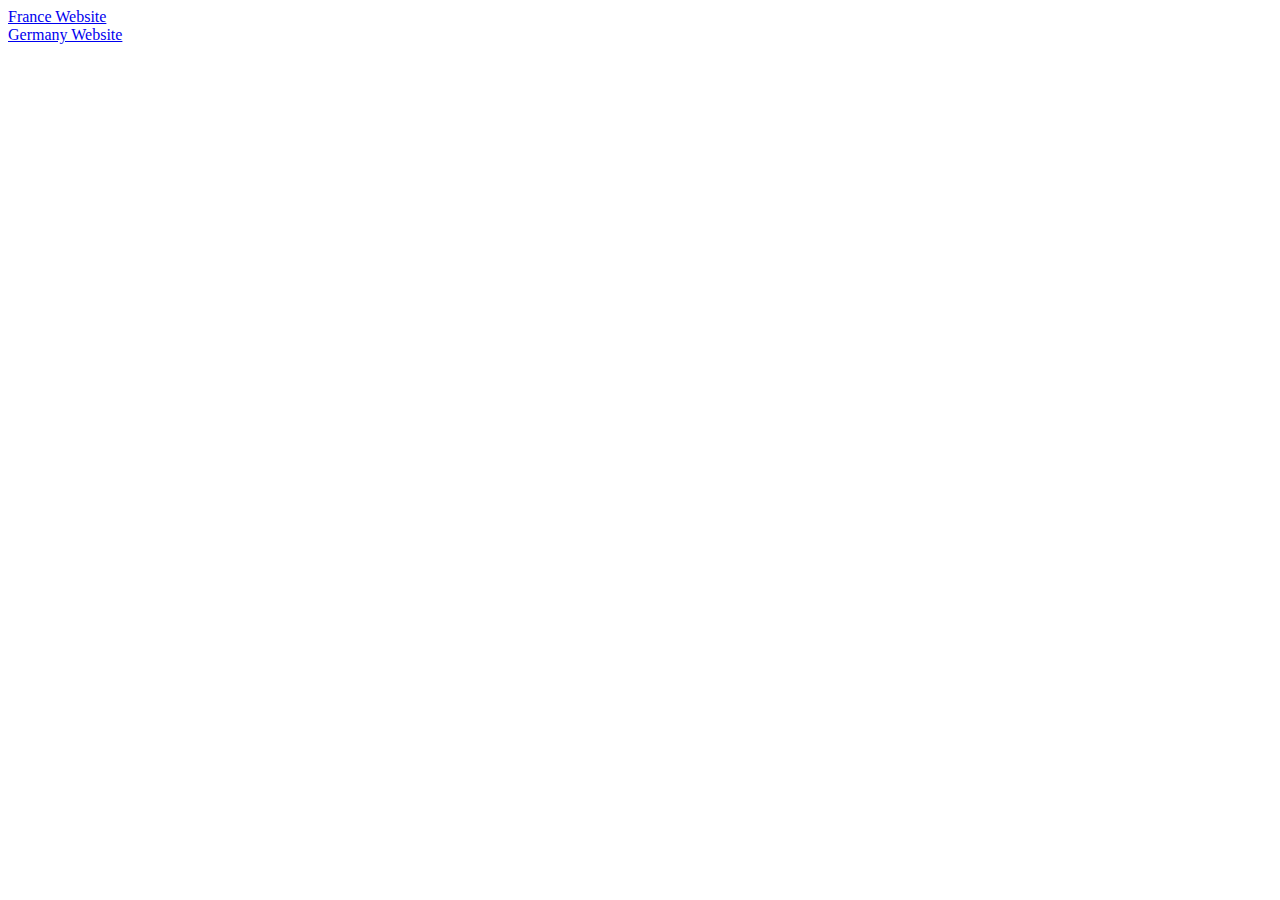
<file: index.html>
<html lang="en">
<head>
    <meta charset="UTF-8">
    <meta http-equiv="X-UA-Compatible" content="IE=edge">
    <meta name="viewport" content="width=device-width, initial-scale=1.0">
    <title>Index Website</title>
</head>
<body>
    <a href="./France/">France Website</a><br/>
    <!-- <a href="./Germany/html/">Germany Website</a><br/> -->
    <a href="./Germany v1/">Germany Website</a>
</body>
</html>
</file>
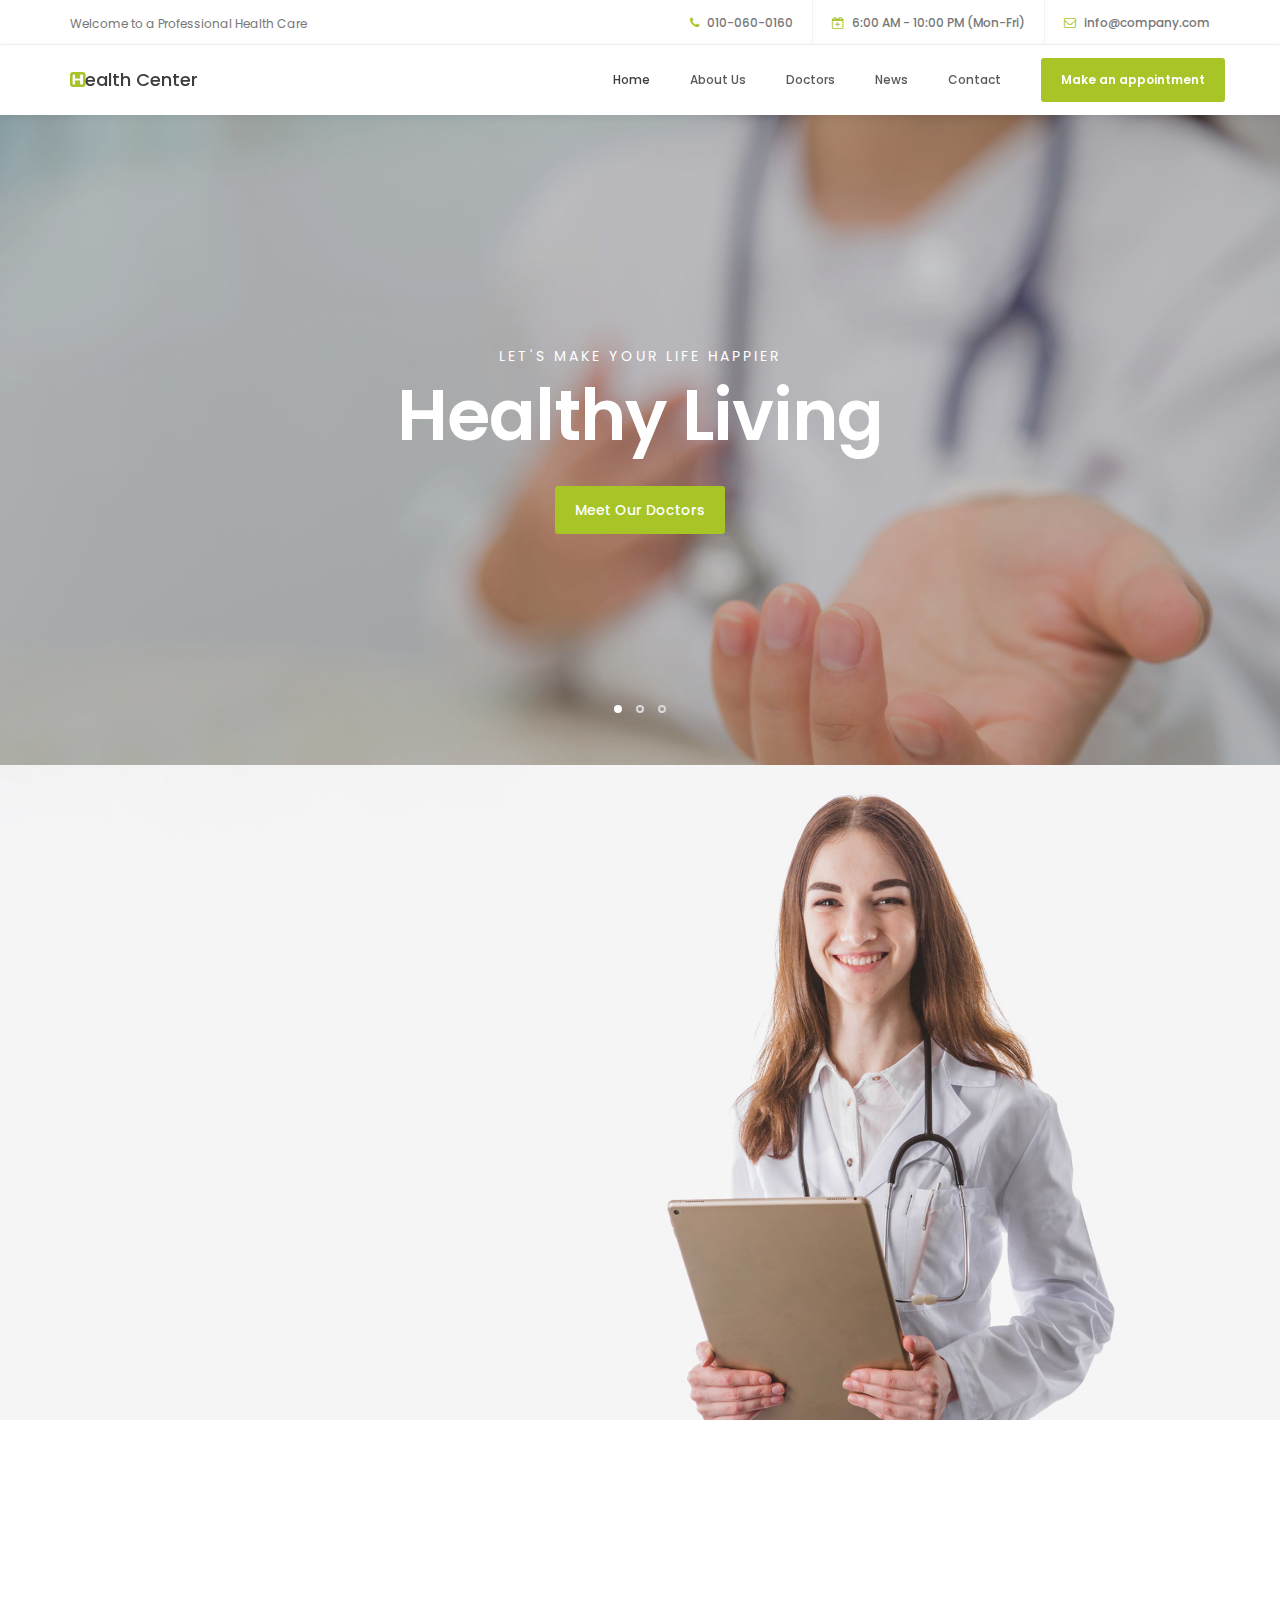
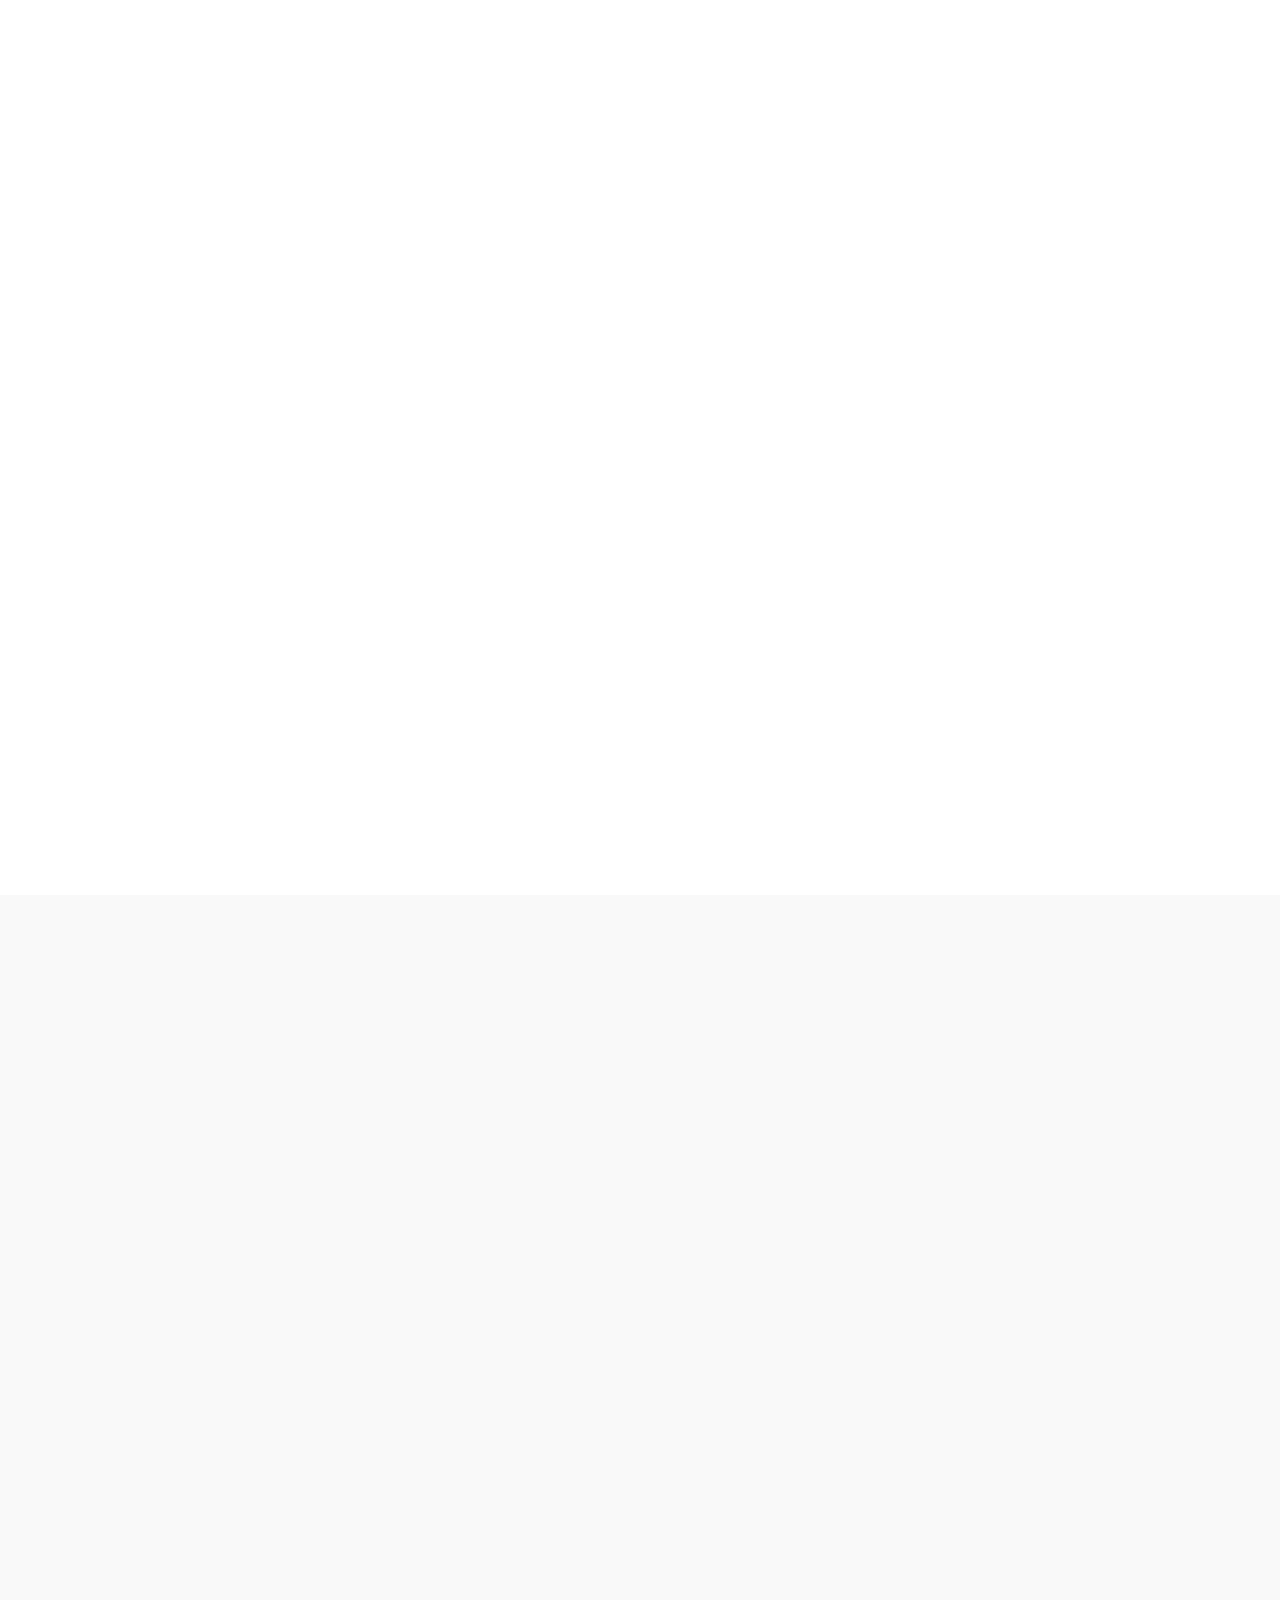
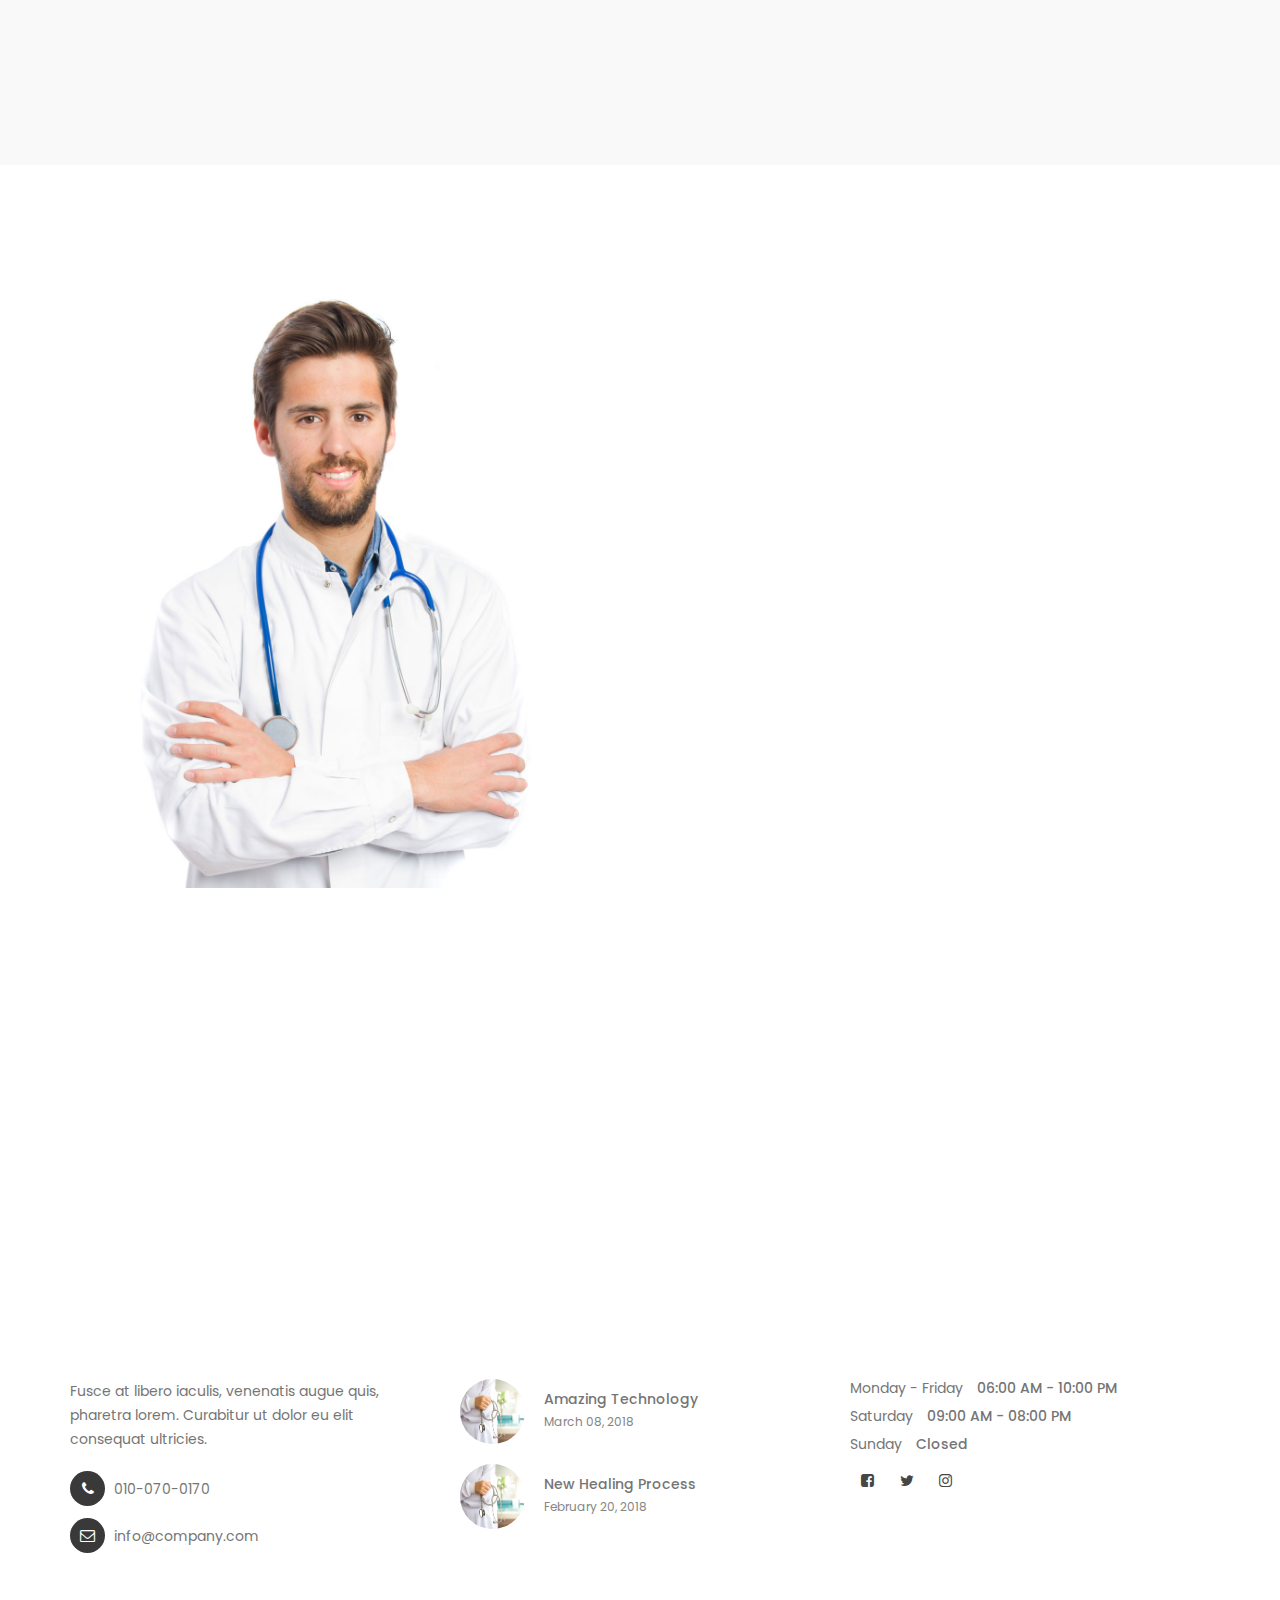
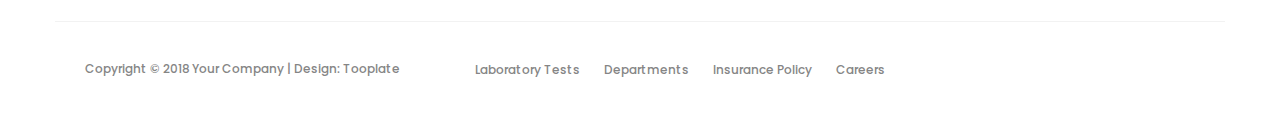
<file: France/index.html>
<!DOCTYPE html>
<html lang="en">
<head>

     <title>Health - Medical Website Template</title>
<!--

Template 2098 Health

http://www.tooplate.com/view/2098-health

-->
     <meta charset="UTF-8">
     <meta http-equiv="X-UA-Compatible" content="IE=Edge">
     <meta name="description" content="">
     <meta name="keywords" content="">
     <meta name="author" content="Tooplate">
     <meta name="viewport" content="width=device-width, initial-scale=1, maximum-scale=1">

     <link rel="stylesheet" href="css/bootstrap.min.css">
     <link rel="stylesheet" href="css/font-awesome.min.css">
     <link rel="stylesheet" href="css/animate.css">
     <link rel="stylesheet" href="css/owl.carousel.css">
     <link rel="stylesheet" href="css/owl.theme.default.min.css">
     <link rel="stylesheet" href="css/chatbot.css">

     <!-- MAIN CSS -->
     <link rel="stylesheet" href="css/tooplate-style.css">

</head>
<body id="top" data-spy="scroll" data-target=".navbar-collapse" data-offset="50">

     <!-- PRE LOADER -->
     <section class="preloader">
          <div class="spinner">

               <span class="spinner-rotate"></span>
               
          </div>
     </section>


     <!-- HEADER -->
     <header>
          <div class="container">
               <div class="row">

                    <div class="col-md-4 col-sm-5">
                         <p>Welcome to a Professional Health Care</p>
                    </div>
                         
                    <div class="col-md-8 col-sm-7 text-align-right">
                         <span class="phone-icon"><i class="fa fa-phone"></i> 010-060-0160</span>
                         <span class="date-icon"><i class="fa fa-calendar-plus-o"></i> 6:00 AM - 10:00 PM (Mon-Fri)</span>
                         <span class="email-icon"><i class="fa fa-envelope-o"></i> <a href="#">info@company.com</a></span>
                    </div>

               </div>
          </div>
     </header>


     <!-- MENU -->
     <section class="navbar navbar-default navbar-static-top" role="navigation">
          <div class="container">

               <div class="navbar-header">
                    <button class="navbar-toggle" data-toggle="collapse" data-target=".navbar-collapse">
                         <span class="icon icon-bar"></span>
                         <span class="icon icon-bar"></span>
                         <span class="icon icon-bar"></span>
                    </button>

                    <!-- lOGO TEXT HERE -->
                    <a href="index.html" class="navbar-brand"><i class="fa fa-h-square"></i>ealth Center</a>
               </div>

               <!-- MENU LINKS -->
               <div class="collapse navbar-collapse">
                    <ul class="nav navbar-nav navbar-right">
                         <li><a href="#top" class="smoothScroll">Home</a></li>
                         <li><a href="#about" class="smoothScroll">About Us</a></li>
                         <li><a href="#team" class="smoothScroll">Doctors</a></li>
                         <li><a href="#news" class="smoothScroll">News</a></li>
                         <li><a href="#google-map" class="smoothScroll">Contact</a></li>
                         <li class="appointment-btn"><a href="#appointment">Make an appointment</a></li>
                    </ul>
               </div>

          </div>
     </section>


     <!-- HOME -->
     <section id="home" class="slider" data-stellar-background-ratio="0.5">
          <div class="container">
               <div class="row">

                         <div class="owl-carousel owl-theme">
                              <div class="item item-first">
                                   <div class="caption">
                                        <div class="col-md-offset-1 col-md-10">
                                             <h3>Let's make your life happier</h3>
                                             <h1>Healthy Living</h1>
                                             <a href="#team" class="section-btn btn btn-default smoothScroll">Meet Our Doctors</a>
                                        </div>
                                   </div>
                              </div>

                              <div class="item item-second">
                                   <div class="caption">
                                        <div class="col-md-offset-1 col-md-10">
                                             <h3>Aenean luctus lobortis tellus</h3>
                                             <h1>New Lifestyle</h1>
                                             <a href="#about" class="section-btn btn btn-default btn-gray smoothScroll">More About Us</a>
                                        </div>
                                   </div>
                              </div>

                              <div class="item item-third">
                                   <div class="caption">
                                        <div class="col-md-offset-1 col-md-10">
                                             <h3>Pellentesque nec libero nisi</h3>
                                             <h1>Your Health Benefits</h1>
                                             <a href="#news" class="section-btn btn btn-default btn-blue smoothScroll">Read Stories</a>
                                        </div>
                                   </div>
                              </div>
                         </div>

               </div>
          </div>
     </section>


     <!-- ABOUT -->
     <section id="about">
          <div class="container">
               <div class="row">

                    <div class="col-md-6 col-sm-6">
                         <div class="about-info">
                              <h2 class="wow fadeInUp" data-wow-delay="0.6s">Welcome to Your <i class="fa fa-h-square"></i>ealth Center</h2>
                              <div class="wow fadeInUp" data-wow-delay="0.8s">
                                   <p>Aenean luctus lobortis tellus, vel ornare enim molestie condimentum. Curabitur lacinia nisi vitae velit volutpat venenatis.</p>
                                   <p>Sed a dignissim lacus. Quisque fermentum est non orci commodo, a luctus urna mattis. Ut placerat, diam a tempus vehicula.</p>
                              </div>
                              <figure class="profile wow fadeInUp" data-wow-delay="1s">
                                   <img src="images/author-image.jpg" class="img-responsive" alt="">
                                   <figcaption>
                                        <h3>Dr. Neil Jackson</h3>
                                        <p>General Principal</p>
                                   </figcaption>
                              </figure>
                         </div>
                    </div>
                    
               </div>
          </div>
     </section>


     <!-- TEAM -->
     <section id="team" data-stellar-background-ratio="1">
          <div class="container">
               <div class="row">

                    <div class="col-md-6 col-sm-6">
                         <div class="about-info">
                              <h2 class="wow fadeInUp" data-wow-delay="0.1s">Our Doctors</h2>
                         </div>
                    </div>

                    <div class="clearfix"></div>

                    <div class="col-md-4 col-sm-6">
                         <div class="team-thumb wow fadeInUp" data-wow-delay="0.2s">
                              <img src="images/team-image1.jpg" class="img-responsive" alt="">

                                   <div class="team-info">
                                        <h3>Nate Baston</h3>
                                        <p>General Principal</p>
                                        <div class="team-contact-info">
                                             <p><i class="fa fa-phone"></i> 010-020-0120</p>
                                             <p><i class="fa fa-envelope-o"></i> <a href="#">general@company.com</a></p>
                                        </div>
                                        <ul class="social-icon">
                                             <li><a href="#" class="fa fa-linkedin-square"></a></li>
                                             <li><a href="#" class="fa fa-envelope-o"></a></li>
                                        </ul>
                                   </div>

                         </div>
                    </div>

                    <div class="col-md-4 col-sm-6">
                         <div class="team-thumb wow fadeInUp" data-wow-delay="0.4s">
                              <img src="images/team-image2.jpg" class="img-responsive" alt="">

                                   <div class="team-info">
                                        <h3>Jason Stewart</h3>
                                        <p>Pregnancy</p>
                                        <div class="team-contact-info">
                                             <p><i class="fa fa-phone"></i> 010-070-0170</p>
                                             <p><i class="fa fa-envelope-o"></i> <a href="#">pregnancy@company.com</a></p>
                                        </div>
                                        <ul class="social-icon">
                                             <li><a href="#" class="fa fa-facebook-square"></a></li>
                                             <li><a href="#" class="fa fa-envelope-o"></a></li>
                                             <li><a href="#" class="fa fa-flickr"></a></li>
                                        </ul>
                                   </div>

                         </div>
                    </div>

                    <div class="col-md-4 col-sm-6">
                         <div class="team-thumb wow fadeInUp" data-wow-delay="0.6s">
                              <img src="images/team-image3.jpg" class="img-responsive" alt="">

                                   <div class="team-info">
                                        <h3>Miasha Nakahara</h3>
                                        <p>Cardiology</p>
                                        <div class="team-contact-info">
                                             <p><i class="fa fa-phone"></i> 010-040-0140</p>
                                             <p><i class="fa fa-envelope-o"></i> <a href="#">cardio@company.com</a></p>
                                        </div>
                                        <ul class="social-icon">
                                             <li><a href="#" class="fa fa-twitter"></a></li>
                                             <li><a href="#" class="fa fa-envelope-o"></a></li>
                                        </ul>
                                   </div>

                         </div>
                    </div>
                    
               </div>
          </div>
     </section>


     <!-- NEWS -->
     <section id="news" data-stellar-background-ratio="2.5">
          <div class="container">
               <div class="row">

                    <div class="col-md-12 col-sm-12">
                         <!-- SECTION TITLE -->
                         <div class="section-title wow fadeInUp" data-wow-delay="0.1s">
                              <h2>Latest News</h2>
                         </div>
                    </div>

                    <div class="col-md-4 col-sm-6">
                         <!-- NEWS THUMB -->
                         <div class="news-thumb wow fadeInUp" data-wow-delay="0.4s">
                              <a href="news-detail.html">
                                   <img src="images/news-image1.jpg" class="img-responsive" alt="">
                              </a>
                              <div class="news-info">
                                   <span>March 08, 2018</span>
                                   <h3><a href="news-detail.html">About Amazing Technology</a></h3>
                                   <p>Maecenas risus neque, placerat volutpat tempor ut, vehicula et felis.</p>
                                   <div class="author">
                                        <img src="images/author-image.jpg" class="img-responsive" alt="">
                                        <div class="author-info">
                                             <h5>Jeremie Carlson</h5>
                                             <p>CEO / Founder</p>
                                        </div>
                                   </div>
                              </div>
                         </div>
                    </div>

                    <div class="col-md-4 col-sm-6">
                         <!-- NEWS THUMB -->
                         <div class="news-thumb wow fadeInUp" data-wow-delay="0.6s">
                              <a href="news-detail.html">
                                   <img src="images/news-image2.jpg" class="img-responsive" alt="">
                              </a>
                              <div class="news-info">
                                   <span>February 20, 2018</span>
                                   <h3><a href="news-detail.html">Introducing a new healing process</a></h3>
                                   <p>Fusce vel sem finibus, rhoncus massa non, aliquam velit. Nam et est ligula.</p>
                                   <div class="author">
                                        <img src="images/author-image.jpg" class="img-responsive" alt="">
                                        <div class="author-info">
                                             <h5>Jason Stewart</h5>
                                             <p>General Director</p>
                                        </div>
                                   </div>
                              </div>
                         </div>
                    </div>

                    <div class="col-md-4 col-sm-6">
                         <!-- NEWS THUMB -->
                         <div class="news-thumb wow fadeInUp" data-wow-delay="0.8s">
                              <a href="news-detail.html">
                                   <img src="images/news-image3.jpg" class="img-responsive" alt="">
                              </a>
                              <div class="news-info">
                                   <span>January 27, 2018</span>
                                   <h3><a href="news-detail.html">Review Annual Medical Research</a></h3>
                                   <p>Vivamus non nulla semper diam cursus maximus. Pellentesque dignissim.</p>
                                   <div class="author">
                                        <img src="images/author-image.jpg" class="img-responsive" alt="">
                                        <div class="author-info">
                                             <h5>Andrio Abero</h5>
                                             <p>Online Advertising</p>
                                        </div>
                                   </div>
                              </div>
                         </div>
                    </div>

               </div>
          </div>
     </section>


     <!-- MAKE AN APPOINTMENT -->
     <section id="appointment" data-stellar-background-ratio="3">
          <div class="container">
               <div class="row">

                    <div class="col-md-6 col-sm-6">
                         <img src="images/appointment-image.jpg" class="img-responsive" alt="">
                    </div>

                    <div class="col-md-6 col-sm-6">
                         <!-- CONTACT FORM HERE -->
                         <form id="appointment-form" role="form" method="post" action="#">

                              <!-- SECTION TITLE -->
                              <div class="section-title wow fadeInUp" data-wow-delay="0.4s">
                                   <h2>Make an appointment</h2>
                              </div>

                              <div class="wow fadeInUp" data-wow-delay="0.8s">
                                   <div class="col-md-6 col-sm-6">
                                        <label for="name">Name</label>
                                        <input type="text" class="form-control" id="name" name="name" placeholder="Full Name">
                                   </div>

                                   <div class="col-md-6 col-sm-6">
                                        <label for="email">Email</label>
                                        <input type="email" class="form-control" id="email" name="email" placeholder="Your Email">
                                   </div>

                                   <div class="col-md-6 col-sm-6">
                                        <label for="date">Select Date</label>
                                        <input type="date" name="date" value="" class="form-control">
                                   </div>

                                   <div class="col-md-6 col-sm-6">
                                        <label for="select">Select Department</label>
                                        <select class="form-control">
                                             <option>General Health</option>
                                             <option>Cardiology</option>
                                             <option>Dental</option>
                                             <option>Medical Research</option>
                                        </select>
                                   </div>

                                   <div class="col-md-12 col-sm-12">
                                        <label for="telephone">Phone Number</label>
                                        <input type="tel" class="form-control" id="phone" name="phone" placeholder="Phone">
                                        <label for="Message">Additional Message</label>
                                        <textarea class="form-control" rows="5" id="message" name="message" placeholder="Message"></textarea>
                                        <button type="submit" class="form-control" id="cf-submit" name="submit">Submit Button</button>
                                   </div>
                              </div>
                        </form>
                    </div>

               </div>
          </div>
     </section>


     <!-- GOOGLE MAP -->
     <section id="google-map">
     <!-- How to change your own map point
            1. Go to Google Maps
            2. Click on your location point
            3. Click "Share" and choose "Embed map" tab
            4. Copy only URL and paste it within the src="" field below
	-->
          <iframe src="https://www.google.com/maps/embed?pb=!1m18!1m12!1m3!1d3647.3030413476204!2d100.5641230193719!3d13.757206847615207!2m3!1f0!2f0!3f0!3m2!1i1024!2i768!4f13.1!3m3!1m2!1s0x0%3A0xf51ce6427b7918fc!2sG+Tower!5e0!3m2!1sen!2sth!4v1510722015945" width="100%" height="350" frameborder="0" style="border:0" allowfullscreen></iframe>
     </section>           


     <!-- FOOTER -->
     <footer data-stellar-background-ratio="5">
          <div class="container">
               <div class="row">

                    <div class="col-md-4 col-sm-4">
                         <div class="footer-thumb"> 
                              <h4 class="wow fadeInUp" data-wow-delay="0.4s">Contact Info</h4>
                              <p>Fusce at libero iaculis, venenatis augue quis, pharetra lorem. Curabitur ut dolor eu elit consequat ultricies.</p>

                              <div class="contact-info">
                                   <p><i class="fa fa-phone"></i> 010-070-0170</p>
                                   <p><i class="fa fa-envelope-o"></i> <a href="#">info@company.com</a></p>
                              </div>
                         </div>
                    </div>

                    <div class="col-md-4 col-sm-4"> 
                         <div class="footer-thumb"> 
                              <h4 class="wow fadeInUp" data-wow-delay="0.4s">Latest News</h4>
                              <div class="latest-stories">
                                   <div class="stories-image">
                                        <a href="#"><img src="images/news-image.jpg" class="img-responsive" alt=""></a>
                                   </div>
                                   <div class="stories-info">
                                        <a href="#"><h5>Amazing Technology</h5></a>
                                        <span>March 08, 2018</span>
                                   </div>
                              </div>

                              <div class="latest-stories">
                                   <div class="stories-image">
                                        <a href="#"><img src="images/news-image.jpg" class="img-responsive" alt=""></a>
                                   </div>
                                   <div class="stories-info">
                                        <a href="#"><h5>New Healing Process</h5></a>
                                        <span>February 20, 2018</span>
                                   </div>
                              </div>
                         </div>
                    </div>

                    <div class="col-md-4 col-sm-4"> 
                         <div class="footer-thumb">
                              <div class="opening-hours">
                                   <h4 class="wow fadeInUp" data-wow-delay="0.4s">Opening Hours</h4>
                                   <p>Monday - Friday <span>06:00 AM - 10:00 PM</span></p>
                                   <p>Saturday <span>09:00 AM - 08:00 PM</span></p>
                                   <p>Sunday <span>Closed</span></p>
                              </div> 

                              <ul class="social-icon">
                                   <li><a href="#" class="fa fa-facebook-square" attr="facebook icon"></a></li>
                                   <li><a href="#" class="fa fa-twitter"></a></li>
                                   <li><a href="#" class="fa fa-instagram"></a></li>
                              </ul>
                         </div>
                    </div>

                    <div class="col-md-12 col-sm-12 border-top">
                         <div class="col-md-4 col-sm-6">
                              <div class="copyright-text"> 
                                   <p>Copyright &copy; 2018 Your Company 
                                   
                                   | Design: Tooplate</p>
                              </div>
                         </div>
                         <div class="col-md-6 col-sm-6">
                              <div class="footer-link"> 
                                   <a href="#">Laboratory Tests</a>
                                   <a href="#">Departments</a>
                                   <a href="#">Insurance Policy</a>
                                   <a href="#">Careers</a>
                              </div>
                         </div>
                         <div class="col-md-2 col-sm-2 text-align-center">
                              <div class="angle-up-btn"> 
                                  <a href="#top" class="smoothScroll wow fadeInUp" data-wow-delay="1.2s"><i class="fa fa-angle-up"></i></a>
                              </div>
                         </div>   
                    </div>
                    
               </div>
          </div>
     </footer>

     <!-- SCRIPTS -->
     <script src="js/jquery.js"></script>
     <script src="js/bootstrap.min.js"></script>
     <script src="js/jquery.sticky.js"></script>
     <script src="js/jquery.stellar.min.js"></script>
     <script src="js/wow.min.js"></script>
     <script src="js/smoothscroll.js"></script>
     <script src="js/owl.carousel.min.js"></script>
     <script src="js/custom.js"></script>
     <script type="text/javascript" src="js/chatbot.js"></script>
     <script type="text/javascript" src='https://service.force.com/embeddedservice/menu/fab.min.js'></script>

</body>
</html>
</file>
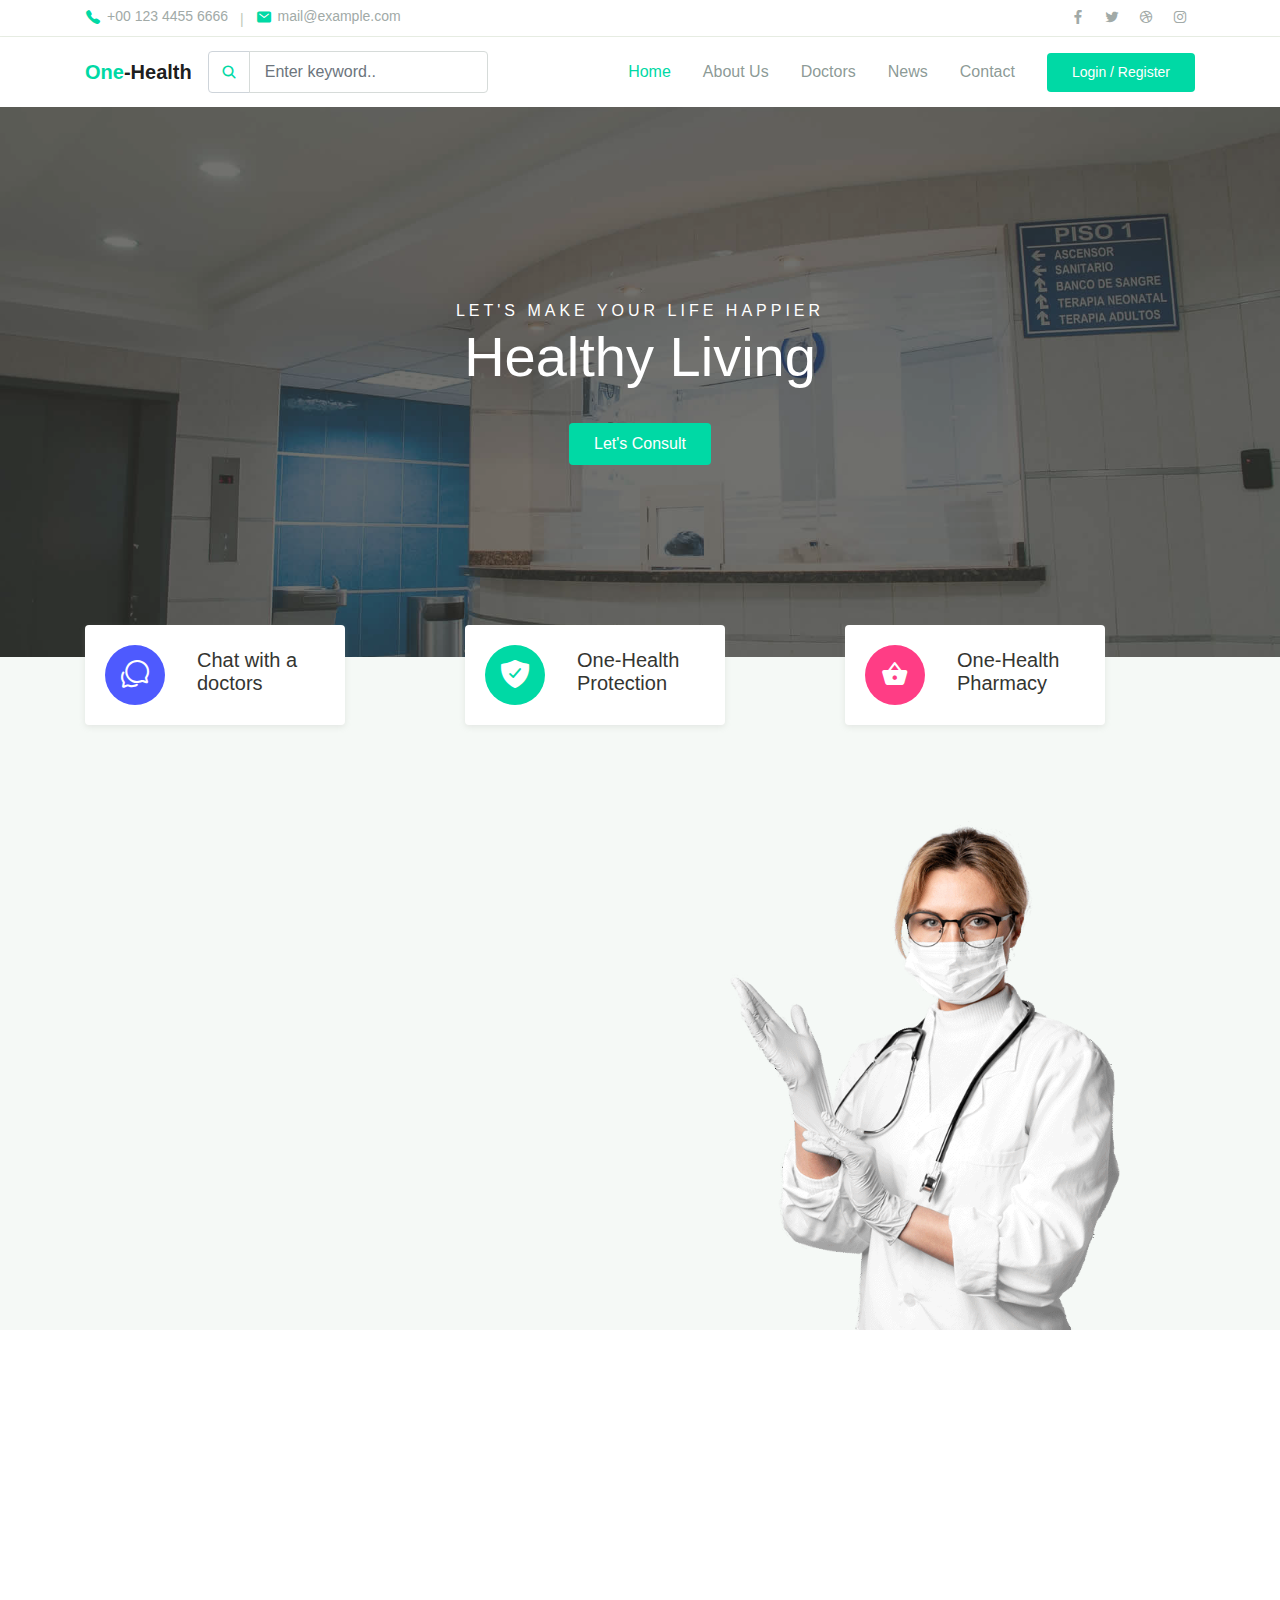
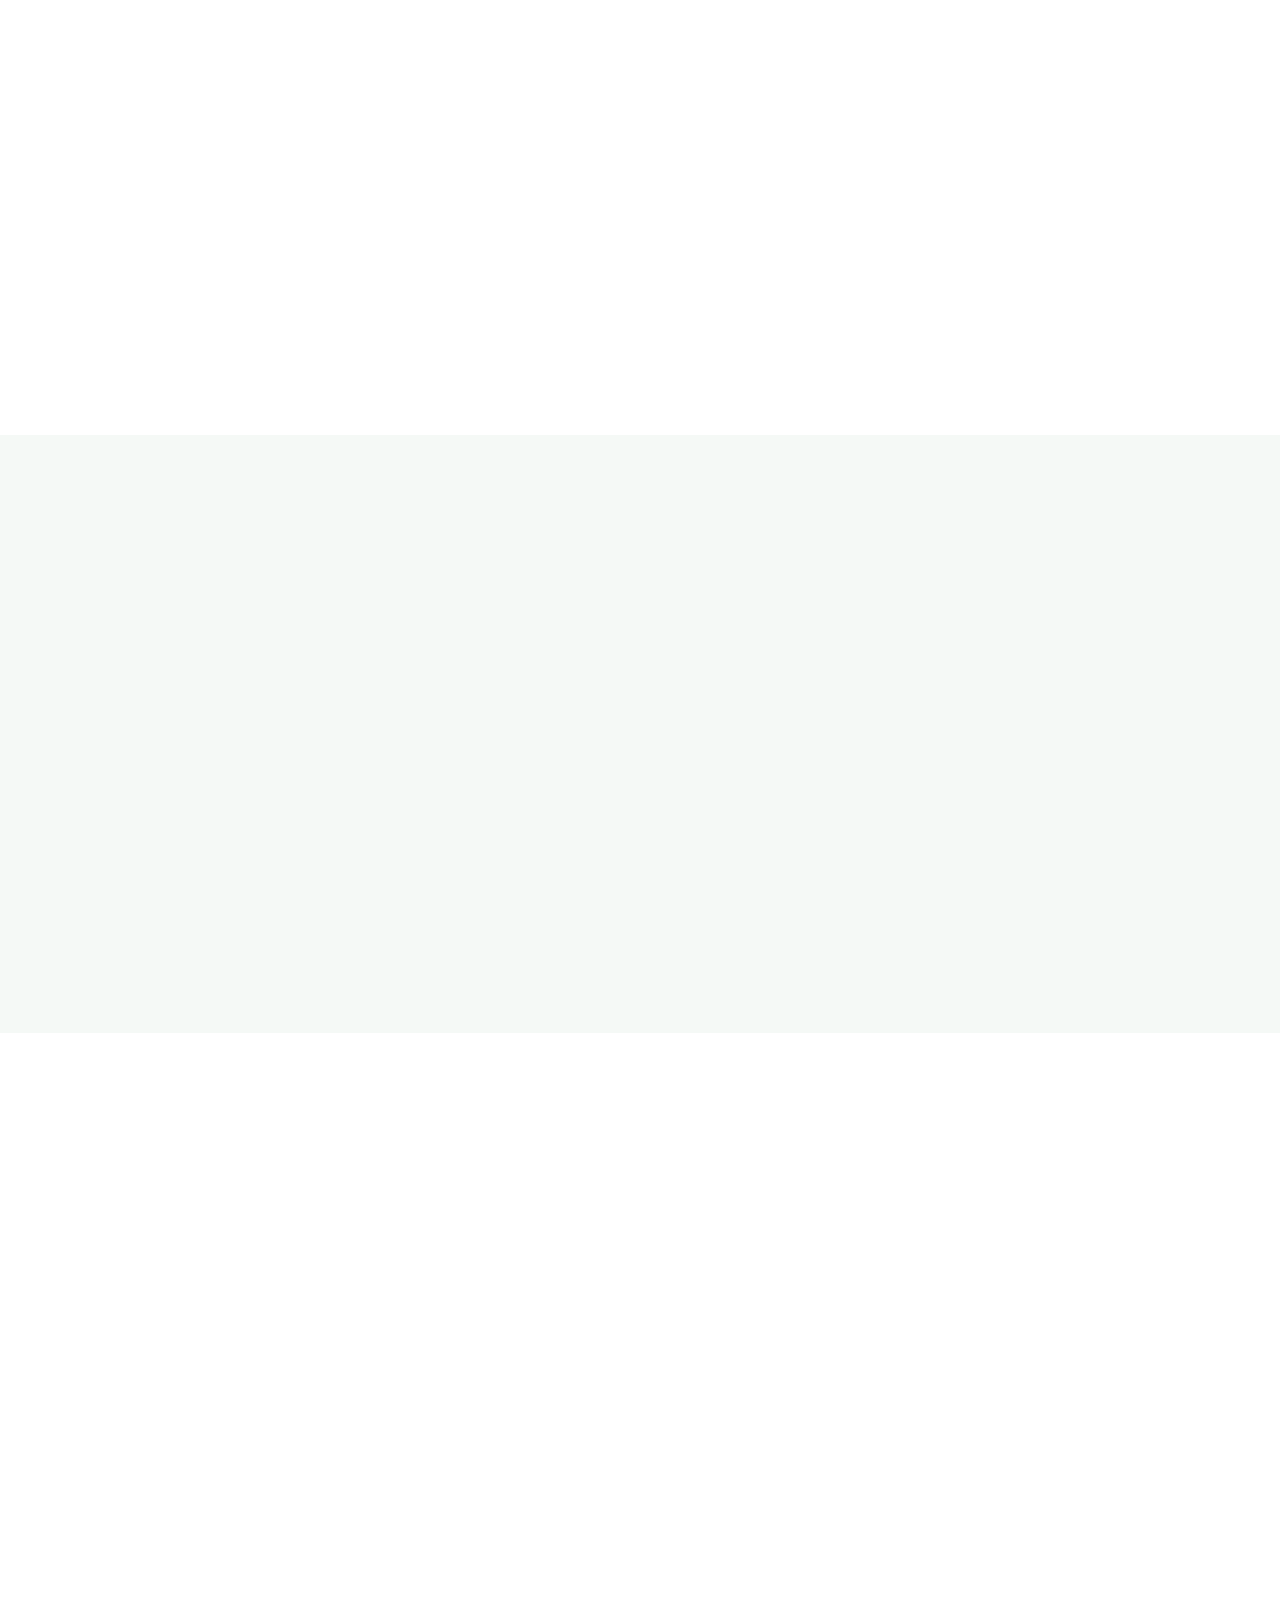
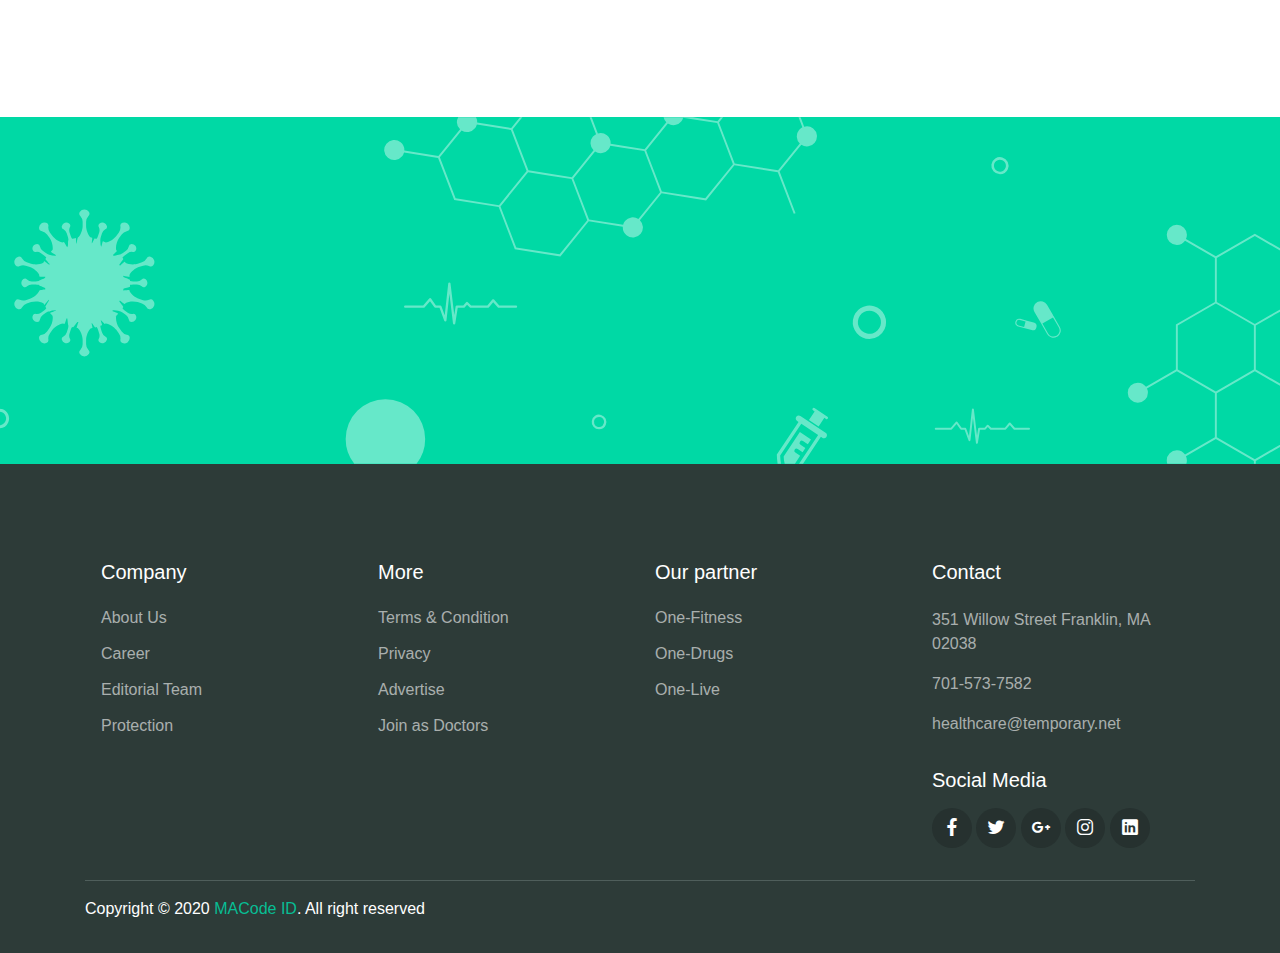
<file: Germany/html/index.html>
<!DOCTYPE html>
<html lang="en">
<head>
  <meta charset="UTF-8">
  <meta name="viewport" content="width=device-width, initial-scale=1.0">

  <meta http-equiv="X-UA-Compatible" content="ie=edge">

  <meta name="copyright" content="MACode ID, https://macodeid.com/">

  <title>One Health - Medical Center HTML5 Template</title>

  <link rel="stylesheet" href="../assets/css/maicons.css">

  <link rel="stylesheet" href="../assets/css/bootstrap.css">

  <link rel="stylesheet" href="../assets/vendor/owl-carousel/css/owl.carousel.css">

  <link rel="stylesheet" href="../assets/vendor/animate/animate.css">

  <link rel="stylesheet" href="../assets/css/theme.css">

  <link rel="stylesheet" href="../assets/css/chatbot.css">
</head>
<body>

  <!-- Back to top button -->
  <div class="back-to-top"></div>

  <header>
    <div class="topbar">
      <div class="container">
        <div class="row">
          <div class="col-sm-8 text-sm">
            <div class="site-info">
              <a href="#"><span class="mai-call text-primary"></span> +00 123 4455 6666</a>
              <span class="divider">|</span>
              <a href="#"><span class="mai-mail text-primary"></span> mail@example.com</a>
            </div>
          </div>
          <div class="col-sm-4 text-right text-sm">
            <div class="social-mini-button">
              <a href="#"><span class="mai-logo-facebook-f"></span></a>
              <a href="#"><span class="mai-logo-twitter"></span></a>
              <a href="#"><span class="mai-logo-dribbble"></span></a>
              <a href="#"><span class="mai-logo-instagram"></span></a>
            </div>
          </div>
        </div> <!-- .row -->
      </div> <!-- .container -->
    </div> <!-- .topbar -->

    <nav class="navbar navbar-expand-lg navbar-light shadow-sm">
      <div class="container">
        <a class="navbar-brand" href="#"><span class="text-primary">One</span>-Health</a>

        <form action="#">
          <div class="input-group input-navbar">
            <div class="input-group-prepend">
              <span class="input-group-text" id="icon-addon1"><span class="mai-search"></span></span>
            </div>
            <input type="text" class="form-control" placeholder="Enter keyword.." aria-label="Username" aria-describedby="icon-addon1">
          </div>
        </form>

        <button class="navbar-toggler" type="button" data-toggle="collapse" data-target="#navbarSupport" aria-controls="navbarSupport" aria-expanded="false" aria-label="Toggle navigation">
          <span class="navbar-toggler-icon"></span>
        </button>

        <div class="collapse navbar-collapse" id="navbarSupport">
          <ul class="navbar-nav ml-auto">
            <li class="nav-item active">
              <a class="nav-link" href="index.html">Home</a>
            </li>
            <li class="nav-item">
              <a class="nav-link" href="about.html">About Us</a>
            </li>
            <li class="nav-item">
              <a class="nav-link" href="doctors.html">Doctors</a>
            </li>
            <li class="nav-item">
              <a class="nav-link" href="blog.html">News</a>
            </li>
            <li class="nav-item">
              <a class="nav-link" href="contact.html">Contact</a>
            </li>
            <li class="nav-item">
              <a class="btn btn-primary ml-lg-3" href="#">Login / Register</a>
            </li>
          </ul>
        </div> <!-- .navbar-collapse -->
      </div> <!-- .container -->
    </nav>
  </header>

  <div class="page-hero bg-image overlay-dark" style="background-image: url(../assets/img/bg_image_1.jpg);">
    <div class="hero-section">
      <div class="container text-center wow zoomIn">
        <span class="subhead">Let's make your life happier</span>
        <h1 class="display-4">Healthy Living</h1>
        <a href="#" class="btn btn-primary">Let's Consult</a>
      </div>
    </div>
  </div>


  <div class="bg-light">
    <div class="page-section py-3 mt-md-n5 custom-index">
      <div class="container">
        <div class="row justify-content-center">
          <div class="col-md-4 py-3 py-md-0">
            <div class="card-service wow fadeInUp">
              <div class="circle-shape bg-secondary text-white">
                <span class="mai-chatbubbles-outline"></span>
              </div>
              <p><span>Chat</span> with a doctors</p>
            </div>
          </div>
          <div class="col-md-4 py-3 py-md-0">
            <div class="card-service wow fadeInUp">
              <div class="circle-shape bg-primary text-white">
                <span class="mai-shield-checkmark"></span>
              </div>
              <p><span>One</span>-Health Protection</p>
            </div>
          </div>
          <div class="col-md-4 py-3 py-md-0">
            <div class="card-service wow fadeInUp">
              <div class="circle-shape bg-accent text-white">
                <span class="mai-basket"></span>
              </div>
              <p><span>One</span>-Health Pharmacy</p>
            </div>
          </div>
        </div>
      </div>
    </div> <!-- .page-section -->

    <div class="page-section pb-0">
      <div class="container">
        <div class="row align-items-center">
          <div class="col-lg-6 py-3 wow fadeInUp">
            <h1>Welcome to Your Health <br> Center</h1>
            <p class="text-grey mb-4">Lorem ipsum dolor sit amet, consetetur sadipscing elitr, sed diam nonumy eirmod tempor invidunt ut labore et dolore magna aliquyam erat, sed diam voluptua. At vero eos et accusam et justo duo dolores et ea rebum. Accusantium aperiam earum ipsa eius, inventore nemo labore eaque porro consequatur ex aspernatur. Explicabo, excepturi accusantium! Placeat voluptates esse ut optio facilis!</p>
            <a href="about.html" class="btn btn-primary">Learn More</a>
          </div>
          <div class="col-lg-6 wow fadeInRight" data-wow-delay="400ms">
            <div class="img-place custom-img-1">
              <img src="../assets/img/bg-doctor.png" alt="">
            </div>
          </div>
        </div>
      </div>
    </div> <!-- .bg-light -->
  </div> <!-- .bg-light -->

  <div class="page-section">
    <div class="container">
      <h1 class="text-center mb-5 wow fadeInUp">Our Doctors</h1>

      <div class="owl-carousel wow fadeInUp" id="doctorSlideshow">
        <div class="item">
          <div class="card-doctor">
            <div class="header">
              <img src="../assets/img/doctors/doctor_1.jpg" alt="">
              <div class="meta">
                <a href="#"><span class="mai-call"></span></a>
                <a href="#"><span class="mai-logo-whatsapp"></span></a>
              </div>
            </div>
            <div class="body">
              <p class="text-xl mb-0">Dr. Stein Albert</p>
              <span class="text-sm text-grey">Cardiology</span>
            </div>
          </div>
        </div>
        <div class="item">
          <div class="card-doctor">
            <div class="header">
              <img src="../assets/img/doctors/doctor_2.jpg" alt="">
              <div class="meta">
                <a href="#"><span class="mai-call"></span></a>
                <a href="#"><span class="mai-logo-whatsapp"></span></a>
              </div>
            </div>
            <div class="body">
              <p class="text-xl mb-0">Dr. Alexa Melvin</p>
              <span class="text-sm text-grey">Dental</span>
            </div>
          </div>
        </div>
        <div class="item">
          <div class="card-doctor">
            <div class="header">
              <img src="../assets/img/doctors/doctor_3.jpg" alt="">
              <div class="meta">
                <a href="#"><span class="mai-call"></span></a>
                <a href="#"><span class="mai-logo-whatsapp"></span></a>
              </div>
            </div>
            <div class="body">
              <p class="text-xl mb-0">Dr. Rebecca Steffany</p>
              <span class="text-sm text-grey">General Health</span>
            </div>
          </div>
        </div>
        <div class="item">
          <div class="card-doctor">
            <div class="header">
              <img src="../assets/img/doctors/doctor_3.jpg" alt="">
              <div class="meta">
                <a href="#"><span class="mai-call"></span></a>
                <a href="#"><span class="mai-logo-whatsapp"></span></a>
              </div>
            </div>
            <div class="body">
              <p class="text-xl mb-0">Dr. Rebecca Steffany</p>
              <span class="text-sm text-grey">General Health</span>
            </div>
          </div>
        </div>
        <div class="item">
          <div class="card-doctor">
            <div class="header">
              <img src="../assets/img/doctors/doctor_3.jpg" alt="">
              <div class="meta">
                <a href="#"><span class="mai-call"></span></a>
                <a href="#"><span class="mai-logo-whatsapp"></span></a>
              </div>
            </div>
            <div class="body">
              <p class="text-xl mb-0">Dr. Rebecca Steffany</p>
              <span class="text-sm text-grey">General Health</span>
            </div>
          </div>
        </div>
      </div>
    </div>
  </div>

  <div class="page-section bg-light">
    <div class="container">
      <h1 class="text-center wow fadeInUp">Latest News</h1>
      <div class="row mt-5">
        <div class="col-lg-4 py-2 wow zoomIn">
          <div class="card-blog">
            <div class="header">
              <div class="post-category">
                <a href="#">Covid19</a>
              </div>
              <a href="blog-details.html" class="post-thumb">
                <img src="../assets/img/blog/blog_1.jpg" alt="">
              </a>
            </div>
            <div class="body">
              <h5 class="post-title"><a href="blog-details.html">List of Countries without Coronavirus case</a></h5>
              <div class="site-info">
                <div class="avatar mr-2">
                  <div class="avatar-img">
                    <img src="../assets/img/person/person_1.jpg" alt="">
                  </div>
                  <span>Roger Adams</span>
                </div>
                <span class="mai-time"></span> 1 week ago
              </div>
            </div>
          </div>
        </div>
        <div class="col-lg-4 py-2 wow zoomIn">
          <div class="card-blog">
            <div class="header">
              <div class="post-category">
                <a href="#">Covid19</a>
              </div>
              <a href="blog-details.html" class="post-thumb">
                <img src="../assets/img/blog/blog_2.jpg" alt="">
              </a>
            </div>
            <div class="body">
              <h5 class="post-title"><a href="blog-details.html">Recovery Room: News beyond the pandemic</a></h5>
              <div class="site-info">
                <div class="avatar mr-2">
                  <div class="avatar-img">
                    <img src="../assets/img/person/person_1.jpg" alt="">
                  </div>
                  <span>Roger Adams</span>
                </div>
                <span class="mai-time"></span> 4 weeks ago
              </div>
            </div>
          </div>
        </div>
        <div class="col-lg-4 py-2 wow zoomIn">
          <div class="card-blog">
            <div class="header">
              <div class="post-category">
                <a href="#">Covid19</a>
              </div>
              <a href="blog-details.html" class="post-thumb">
                <img src="../assets/img/blog/blog_3.jpg" alt="">
              </a>
            </div>
            <div class="body">
              <h5 class="post-title"><a href="blog-details.html">What is the impact of eating too much sugar?</a></h5>
              <div class="site-info">
                <div class="avatar mr-2">
                  <div class="avatar-img">
                    <img src="../assets/img/person/person_2.jpg" alt="">
                  </div>
                  <span>Diego Simmons</span>
                </div>
                <span class="mai-time"></span> 2 months ago
              </div>
            </div>
          </div>
        </div>

        <div class="col-12 text-center mt-4 wow zoomIn">
          <a href="blog.html" class="btn btn-primary">Read More</a>
        </div>

      </div>
    </div>
  </div> <!-- .page-section -->

  <div class="page-section">
    <div class="container">
      <h1 class="text-center wow fadeInUp">Make an Appointment</h1>

      <form class="main-form">
        <div class="row mt-5 ">
          <div class="col-12 col-sm-6 py-2 wow fadeInLeft">
            <input type="text" class="form-control" placeholder="Full name">
          </div>
          <div class="col-12 col-sm-6 py-2 wow fadeInRight">
            <input type="text" class="form-control" placeholder="Email address..">
          </div>
          <div class="col-12 col-sm-6 py-2 wow fadeInLeft" data-wow-delay="300ms">
            <input type="date" class="form-control">
          </div>
          <div class="col-12 col-sm-6 py-2 wow fadeInRight" data-wow-delay="300ms">
            <select name="departement" id="departement" class="custom-select">
              <option value="general">General Health</option>
              <option value="cardiology">Cardiology</option>
              <option value="dental">Dental</option>
              <option value="neurology">Neurology</option>
              <option value="orthopaedics">Orthopaedics</option>
            </select>
          </div>
          <div class="col-12 py-2 wow fadeInUp" data-wow-delay="300ms">
            <input type="text" class="form-control" placeholder="Number..">
          </div>
          <div class="col-12 py-2 wow fadeInUp" data-wow-delay="300ms">
            <textarea name="message" id="message" class="form-control" rows="6" placeholder="Enter message.."></textarea>
          </div>
        </div>

        <button type="submit" class="btn btn-primary mt-3 wow zoomIn">Submit Request</button>
      </form>
    </div>
  </div> <!-- .page-section -->

  <div class="page-section banner-home bg-image" style="background-image: url(../assets/img/banner-pattern.svg);">
    <div class="container py-5 py-lg-0">
      <div class="row align-items-center">
        <div class="col-lg-4 wow zoomIn">
          <div class="img-banner d-none d-lg-block">
            <img src="../assets/img/mobile_app.png" alt="">
          </div>
        </div>
        <div class="col-lg-8 wow fadeInRight">
          <h1 class="font-weight-normal mb-3">Get easy access of all features using One Health Application</h1>
          <a href="#"><img src="../assets/img/google_play.svg" alt=""></a>
          <a href="#" class="ml-2"><img src="../assets/img/app_store.svg" alt=""></a>
        </div>
      </div>
    </div>
  </div> <!-- .banner-home -->

  <footer class="page-footer">
    <div class="container">
      <div class="row px-md-3">
        <div class="col-sm-6 col-lg-3 py-3">
          <h5>Company</h5>
          <ul class="footer-menu">
            <li><a href="#">About Us</a></li>
            <li><a href="#">Career</a></li>
            <li><a href="#">Editorial Team</a></li>
            <li><a href="#">Protection</a></li>
          </ul>
        </div>
        <div class="col-sm-6 col-lg-3 py-3">
          <h5>More</h5>
          <ul class="footer-menu">
            <li><a href="#">Terms & Condition</a></li>
            <li><a href="#">Privacy</a></li>
            <li><a href="#">Advertise</a></li>
            <li><a href="#">Join as Doctors</a></li>
          </ul>
        </div>
        <div class="col-sm-6 col-lg-3 py-3">
          <h5>Our partner</h5>
          <ul class="footer-menu">
            <li><a href="#">One-Fitness</a></li>
            <li><a href="#">One-Drugs</a></li>
            <li><a href="#">One-Live</a></li>
          </ul>
        </div>
        <div class="col-sm-6 col-lg-3 py-3">
          <h5>Contact</h5>
          <p class="footer-link mt-2">351 Willow Street Franklin, MA 02038</p>
          <a href="#" class="footer-link">701-573-7582</a>
          <a href="#" class="footer-link">healthcare@temporary.net</a>

          <h5 class="mt-3">Social Media</h5>
          <div class="footer-sosmed mt-3">
            <a href="#" target="_blank"><span class="mai-logo-facebook-f"></span></a>
            <a href="#" target="_blank"><span class="mai-logo-twitter"></span></a>
            <a href="#" target="_blank"><span class="mai-logo-google-plus-g"></span></a>
            <a href="#" target="_blank"><span class="mai-logo-instagram"></span></a>
            <a href="#" target="_blank"><span class="mai-logo-linkedin"></span></a>
          </div>
        </div>
      </div>

      <hr>

      <p id="copyright">Copyright &copy; 2020 <a href="https://macodeid.com/" target="_blank">MACode ID</a>. All right reserved</p>
    </div>
  </footer>

<script src="../assets/js/jquery-3.5.1.min.js"></script>

<script src="../assets/js/bootstrap.bundle.min.js"></script>

<script src="../assets/vendor/owl-carousel/js/owl.carousel.min.js"></script>

<script src="../assets/vendor/wow/wow.min.js"></script>

<script src="../assets/js/theme.js"></script>

<script type="text/javascript" src="../assets/js/chatbot.js"></script>

<script type="text/javascript" src='https://service.force.com/embeddedservice/menu/fab.min.js'></script>
  
</body>
</html>
</file>
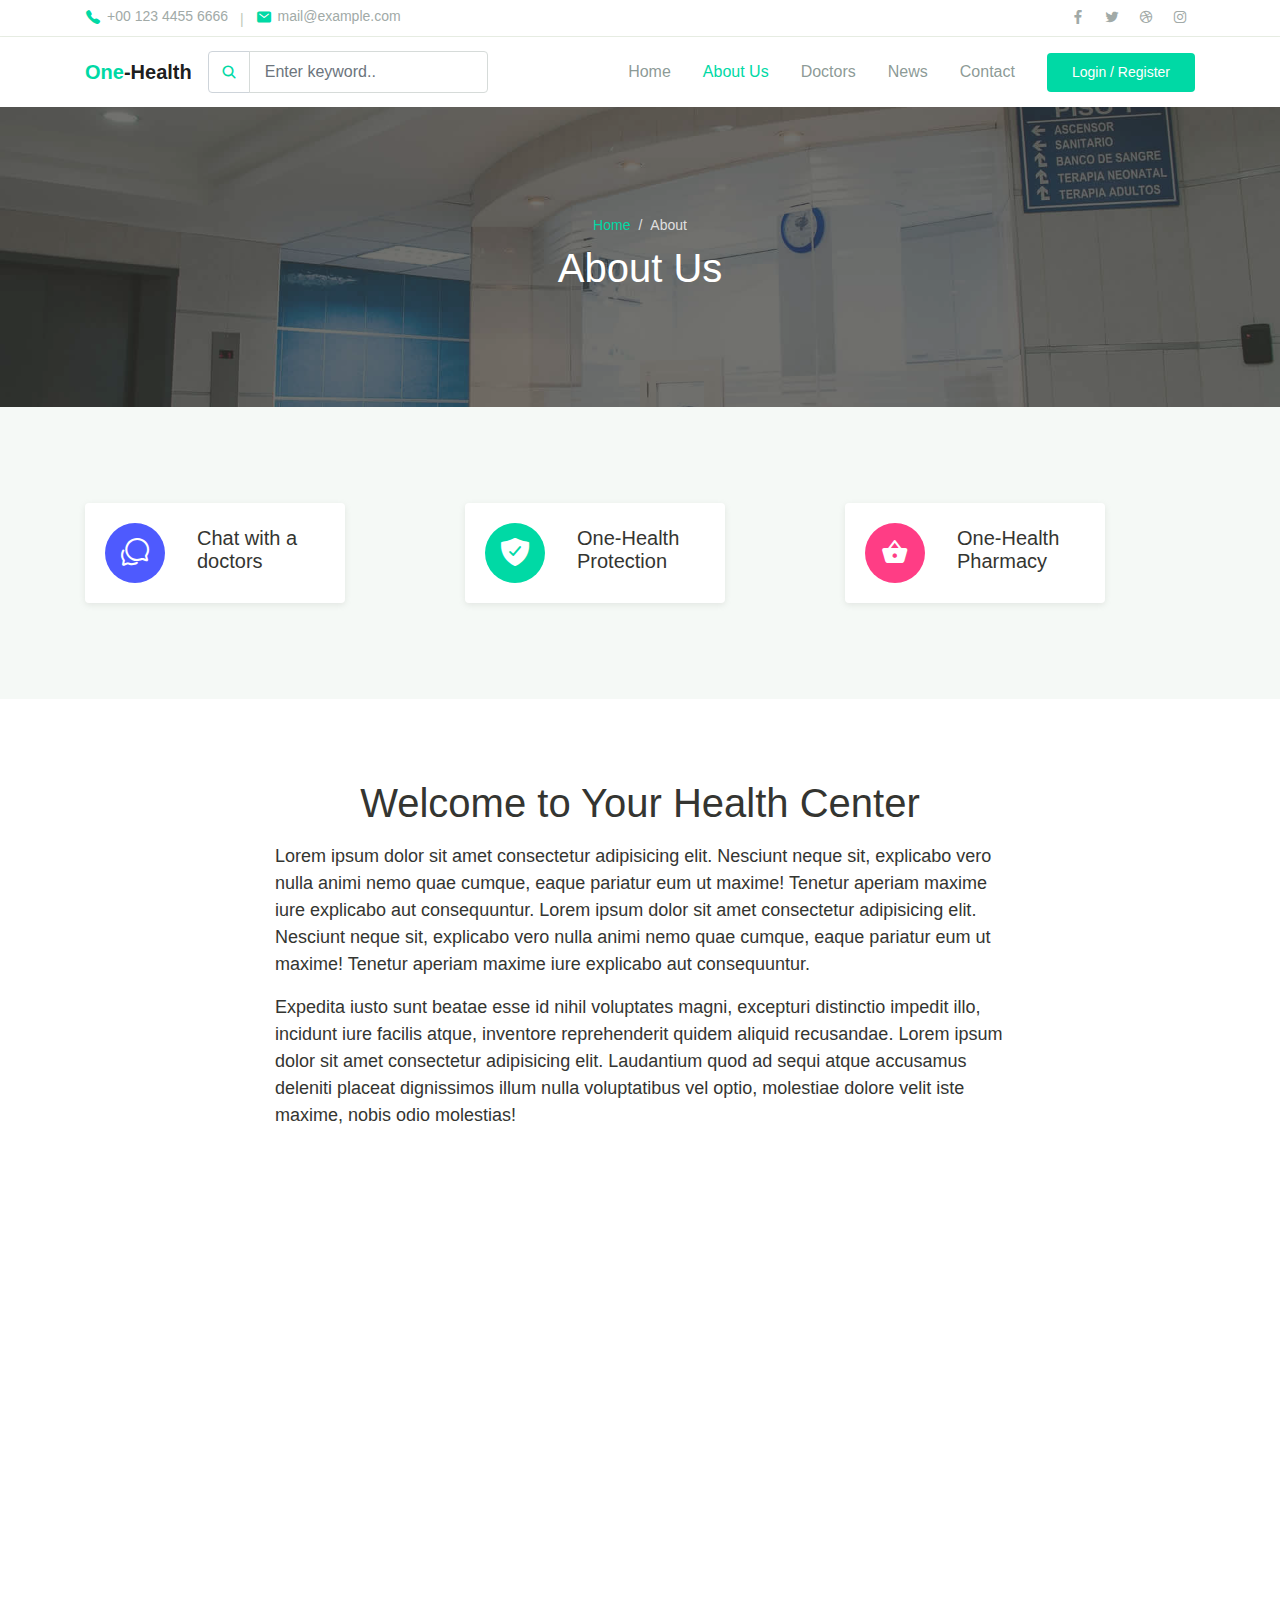
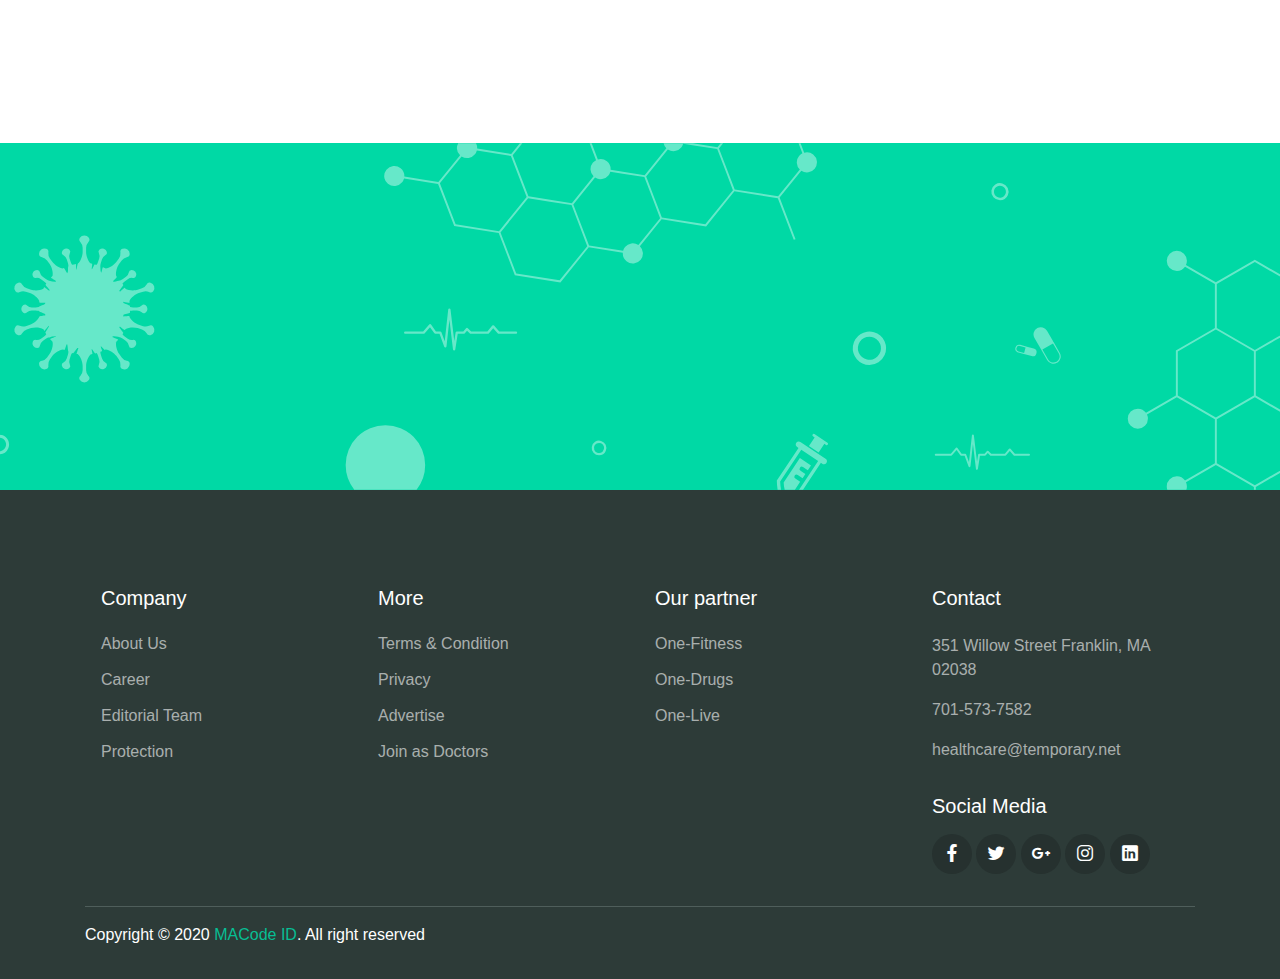
<file: Germany/html/about.html>
<!DOCTYPE html>
<html lang="en">
<head>
  <meta charset="UTF-8">
  <meta name="viewport" content="width=device-width, initial-scale=1.0">

  <meta http-equiv="X-UA-Compatible" content="ie=edge">

  <meta name="copyright" content="MACode ID, https://macodeid.com/">

  <title>One Health - Medical Center HTML5 Template</title>

  <link rel="stylesheet" href="../assets/css/maicons.css">

  <link rel="stylesheet" href="../assets/css/bootstrap.css">

  <link rel="stylesheet" href="../assets/vendor/owl-carousel/css/owl.carousel.css">

  <link rel="stylesheet" href="../assets/vendor/animate/animate.css">

  <link rel="stylesheet" href="../assets/css/theme.css">

  <link rel="stylesheet" href="../assets/css/chatbot.css">
</head>
<body>

  <!-- Back to top button -->
  <div class="back-to-top"></div>

  <header>
    <div class="topbar">
      <div class="container">
        <div class="row">
          <div class="col-sm-8 text-sm">
            <div class="site-info">
              <a href="#"><span class="mai-call text-primary"></span> +00 123 4455 6666</a>
              <span class="divider">|</span>
              <a href="#"><span class="mai-mail text-primary"></span> mail@example.com</a>
            </div>
          </div>
          <div class="col-sm-4 text-right text-sm">
            <div class="social-mini-button">
              <a href="#"><span class="mai-logo-facebook-f"></span></a>
              <a href="#"><span class="mai-logo-twitter"></span></a>
              <a href="#"><span class="mai-logo-dribbble"></span></a>
              <a href="#"><span class="mai-logo-instagram"></span></a>
            </div>
          </div>
        </div> <!-- .row -->
      </div> <!-- .container -->
    </div> <!-- .topbar -->

    <nav class="navbar navbar-expand-lg navbar-light shadow-sm">
      <div class="container">
        <a class="navbar-brand" href="#"><span class="text-primary">One</span>-Health</a>

        <form action="#">
          <div class="input-group input-navbar">
            <div class="input-group-prepend">
              <span class="input-group-text" id="icon-addon1"><span class="mai-search"></span></span>
            </div>
            <input type="text" class="form-control" placeholder="Enter keyword.." aria-label="Username" aria-describedby="icon-addon1">
          </div>
        </form>

        <button class="navbar-toggler" type="button" data-toggle="collapse" data-target="#navbarSupport" aria-controls="navbarSupport" aria-expanded="false" aria-label="Toggle navigation">
          <span class="navbar-toggler-icon"></span>
        </button>

        <div class="collapse navbar-collapse" id="navbarSupport">
          <ul class="navbar-nav ml-auto">
            <li class="nav-item">
              <a class="nav-link" href="index.html">Home</a>
            </li>
            <li class="nav-item active">
              <a class="nav-link" href="about.html">About Us</a>
            </li>
            <li class="nav-item">
              <a class="nav-link" href="doctors.html">Doctors</a>
            </li>
            <li class="nav-item">
              <a class="nav-link" href="blog.html">News</a>
            </li>
            <li class="nav-item">
              <a class="nav-link" href="contact.html">Contact</a>
            </li>
            <li class="nav-item">
              <a class="btn btn-primary ml-lg-3" href="#">Login / Register</a>
            </li>
          </ul>
        </div> <!-- .navbar-collapse -->
      </div> <!-- .container -->
    </nav>
  </header>

  <div class="page-banner overlay-dark bg-image" style="background-image: url(../assets/img/bg_image_1.jpg);">
    <div class="banner-section">
      <div class="container text-center wow fadeInUp">
        <nav aria-label="Breadcrumb">
          <ol class="breadcrumb breadcrumb-dark bg-transparent justify-content-center py-0 mb-2">
            <li class="breadcrumb-item"><a href="index.html">Home</a></li>
            <li class="breadcrumb-item active" aria-current="page">About</li>
          </ol>
        </nav>
        <h1 class="font-weight-normal">About Us</h1>
      </div> <!-- .container -->
    </div> <!-- .banner-section -->
  </div> <!-- .page-banner -->

  <div class="page-section bg-light">
    <div class="container">
      <div class="row">
        <div class="col-md-4 py-3 wow zoomIn">
          <div class="card-service">
            <div class="circle-shape bg-secondary text-white">
              <span class="mai-chatbubbles-outline"></span>
            </div>
            <p><span>Chat</span> with a doctors</p>
          </div>
        </div>
        <div class="col-md-4 py-3 wow zoomIn">
          <div class="card-service">
            <div class="circle-shape bg-primary text-white">
              <span class="mai-shield-checkmark"></span>
            </div>
            <p><span>One</span>-Health Protection</p>
          </div>
        </div>
        <div class="col-md-4 py-3 wow zoomIn">
          <div class="card-service">
            <div class="circle-shape bg-accent text-white">
              <span class="mai-basket"></span>
            </div>
            <p><span>One</span>-Health Pharmacy</p>
          </div>
        </div>
      </div>
    </div>
  </div>

  <div class="page-section">
    <div class="container">
      <div class="row justify-content-center">
        <div class="col-lg-8 wow fadeInUp">
          <h1 class="text-center mb-3">Welcome to Your Health Center</h1>
          <div class="text-lg">
            <p>Lorem ipsum dolor sit amet consectetur adipisicing elit. Nesciunt neque sit, explicabo vero nulla animi nemo quae cumque, eaque pariatur eum ut maxime! Tenetur aperiam maxime iure explicabo aut consequuntur. Lorem ipsum dolor sit amet consectetur adipisicing elit. Nesciunt neque sit, explicabo vero nulla animi nemo quae cumque, eaque pariatur eum ut maxime! Tenetur aperiam maxime iure explicabo aut consequuntur.</p>
            <p>Expedita iusto sunt beatae esse id nihil voluptates magni, excepturi distinctio impedit illo, incidunt iure facilis atque, inventore reprehenderit quidem aliquid recusandae. Lorem ipsum dolor sit amet consectetur adipisicing elit. Laudantium quod ad sequi atque accusamus deleniti placeat dignissimos illum nulla voluptatibus vel optio, molestiae dolore velit iste maxime, nobis odio molestias!</p>
          </div>
        </div>
        <div class="col-lg-10 mt-5">
          <h1 class="text-center mb-5 wow fadeInUp">Our Doctors</h1>
          <div class="row justify-content-center">
            <div class="col-md-6 col-lg-4 wow zoomIn">
              <div class="card-doctor">
                <div class="header">
                  <img src="../assets/img/doctors/doctor_1.jpg" alt="">
                  <div class="meta">
                    <a href="#"><span class="mai-call"></span></a>
                    <a href="#"><span class="mai-logo-whatsapp"></span></a>
                  </div>
                </div>
                <div class="body">
                  <p class="text-xl mb-0">Dr. Stein Albert</p>
                  <span class="text-sm text-grey">Cardiology</span>
                </div>
              </div>
            </div>
            <div class="col-md-6 col-lg-4 wow zoomIn">
              <div class="card-doctor">
                <div class="header">
                  <img src="../assets/img/doctors/doctor_2.jpg" alt="">
                  <div class="meta">
                    <a href="#"><span class="mai-call"></span></a>
                    <a href="#"><span class="mai-logo-whatsapp"></span></a>
                  </div>
                </div>
                <div class="body">
                  <p class="text-xl mb-0">Dr. Alexa Melvin</p>
                  <span class="text-sm text-grey">Dental</span>
                </div>
              </div>
            </div>
            <div class="col-md-6 col-lg-4 wow zoomIn">
              <div class="card-doctor">
                <div class="header">
                  <img src="../assets/img/doctors/doctor_3.jpg" alt="">
                  <div class="meta">
                    <a href="#"><span class="mai-call"></span></a>
                    <a href="#"><span class="mai-logo-whatsapp"></span></a>
                  </div>
                </div>
                <div class="body">
                  <p class="text-xl mb-0">Dr. Rebecca Steffany</p>
                  <span class="text-sm text-grey">General Health</span>
                </div>
              </div>
            </div>

          </div>
        </div>
      </div>
    </div>
  </div>

  <div class="page-section banner-home bg-image" style="background-image: url(../assets/img/banner-pattern.svg);">
    <div class="container py-5 py-lg-0">
      <div class="row align-items-center">
        <div class="col-lg-4 wow zoomIn">
          <div class="img-banner d-none d-lg-block">
            <img src="../assets/img/mobile_app.png" alt="">
          </div>
        </div>
        <div class="col-lg-8 wow fadeInRight">
          <h1 class="font-weight-normal mb-3">Get easy access of all features using One Health Application</h1>
          <a href="#"><img src="../assets/img/google_play.svg" alt=""></a>
          <a href="#" class="ml-2"><img src="../assets/img/app_store.svg" alt=""></a>
        </div>
      </div>
    </div>
  </div> <!-- .banner-home -->

  <footer class="page-footer">
    <div class="container">
      <div class="row px-md-3">
        <div class="col-sm-6 col-lg-3 py-3">
          <h5>Company</h5>
          <ul class="footer-menu">
            <li><a href="#">About Us</a></li>
            <li><a href="#">Career</a></li>
            <li><a href="#">Editorial Team</a></li>
            <li><a href="#">Protection</a></li>
          </ul>
        </div>
        <div class="col-sm-6 col-lg-3 py-3">
          <h5>More</h5>
          <ul class="footer-menu">
            <li><a href="#">Terms & Condition</a></li>
            <li><a href="#">Privacy</a></li>
            <li><a href="#">Advertise</a></li>
            <li><a href="#">Join as Doctors</a></li>
          </ul>
        </div>
        <div class="col-sm-6 col-lg-3 py-3">
          <h5>Our partner</h5>
          <ul class="footer-menu">
            <li><a href="#">One-Fitness</a></li>
            <li><a href="#">One-Drugs</a></li>
            <li><a href="#">One-Live</a></li>
          </ul>
        </div>
        <div class="col-sm-6 col-lg-3 py-3">
          <h5>Contact</h5>
          <p class="footer-link mt-2">351 Willow Street Franklin, MA 02038</p>
          <a href="#" class="footer-link">701-573-7582</a>
          <a href="#" class="footer-link">healthcare@temporary.net</a>

          <h5 class="mt-3">Social Media</h5>
          <div class="footer-sosmed mt-3">
            <a href="#" target="_blank"><span class="mai-logo-facebook-f"></span></a>
            <a href="#" target="_blank"><span class="mai-logo-twitter"></span></a>
            <a href="#" target="_blank"><span class="mai-logo-google-plus-g"></span></a>
            <a href="#" target="_blank"><span class="mai-logo-instagram"></span></a>
            <a href="#" target="_blank"><span class="mai-logo-linkedin"></span></a>
          </div>
        </div>
      </div>

      <hr>

      <p id="copyright">Copyright &copy; 2020 <a href="https://macodeid.com/" target="_blank">MACode ID</a>. All right reserved</p>
    </div>
  </footer>

<script src="../assets/js/jquery-3.5.1.min.js"></script>

<script src="../assets/js/bootstrap.bundle.min.js"></script>

<script src="../assets/vendor/owl-carousel/js/owl.carousel.min.js"></script>

<script src="../assets/vendor/wow/wow.min.js"></script>

<script src="../assets/js/theme.js"></script>

<script type="text/javascript" src="../assets/js/chatbot.js"></script>

<script type="text/javascript" src='https://service.force.com/embeddedservice/menu/fab.min.js'></script>
  
</body>
</html>
</file>
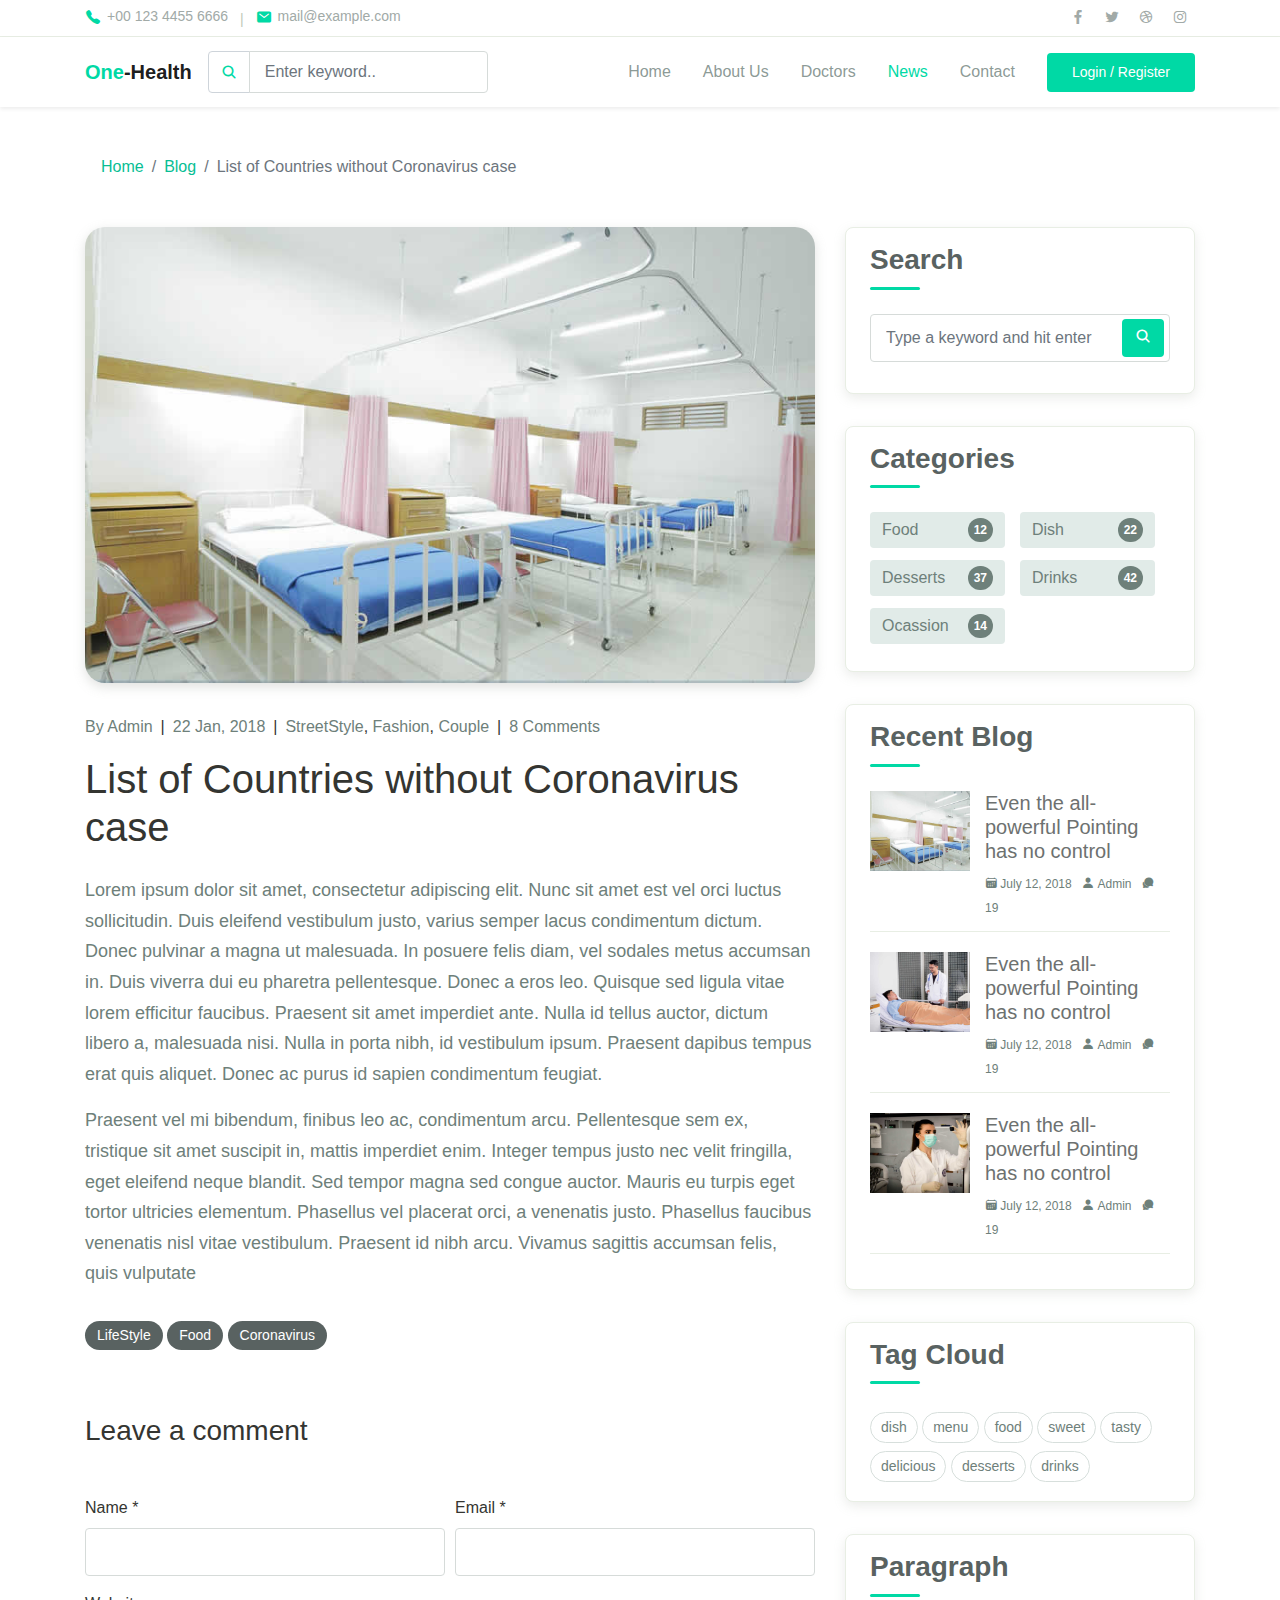
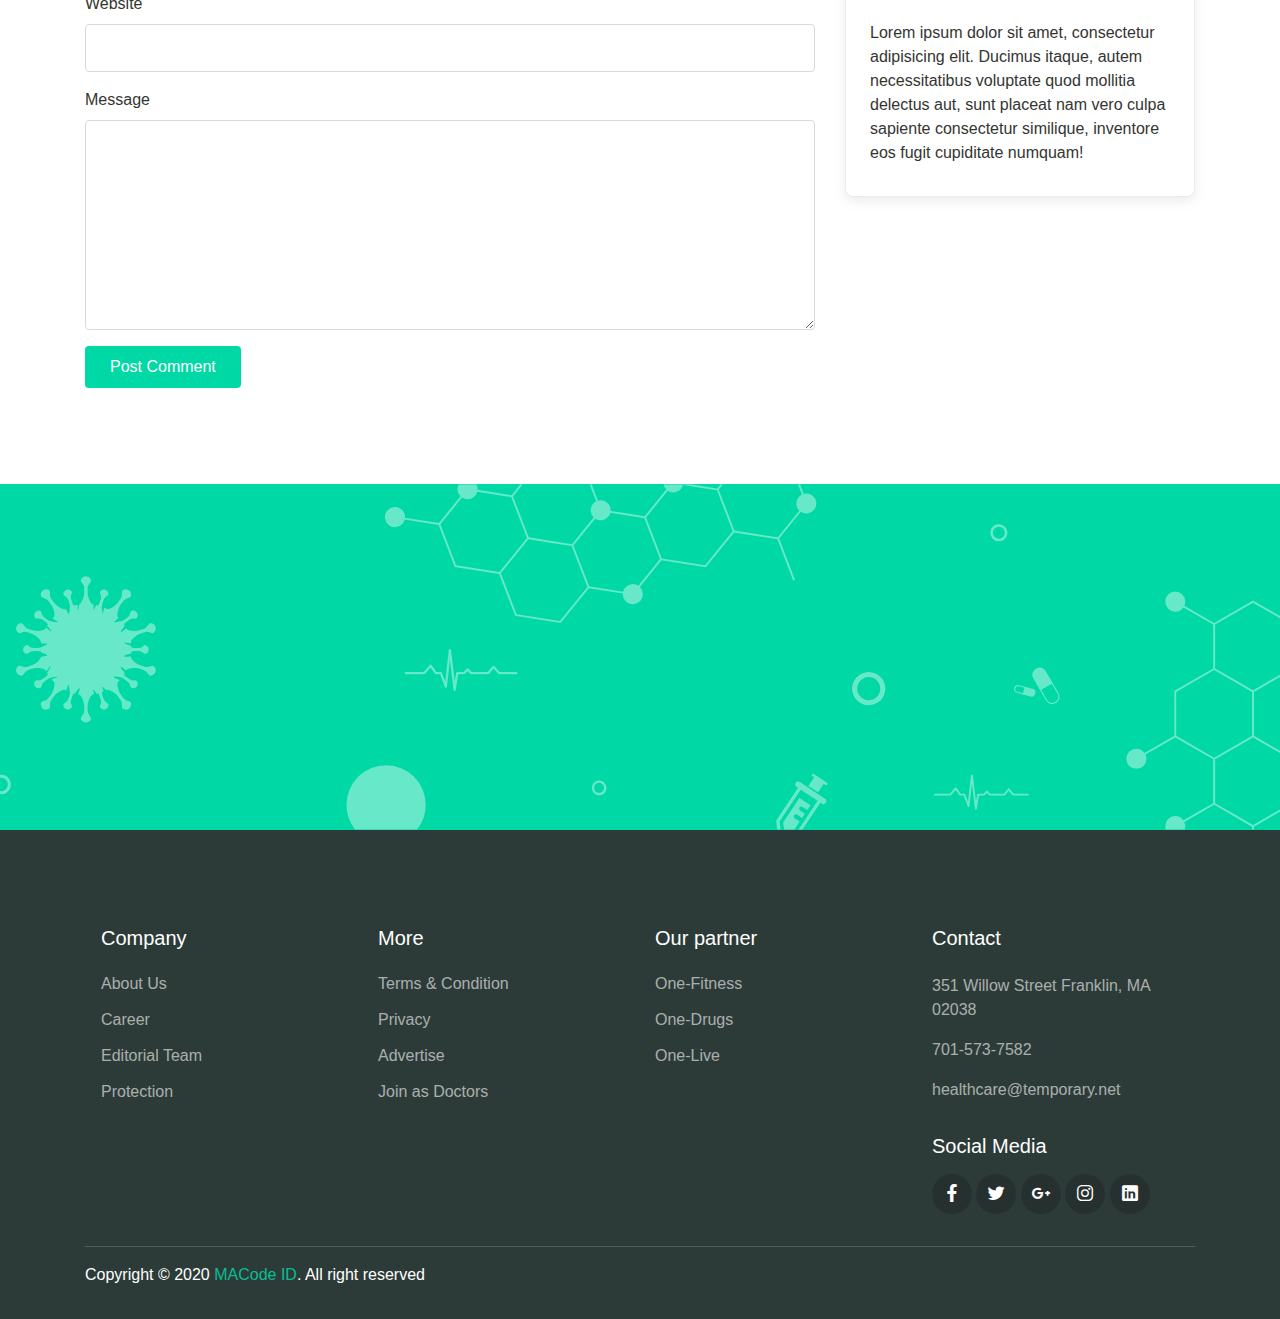
<file: Germany/html/blog-details.html>
<!DOCTYPE html>
<html lang="en">
<head>
  <meta charset="UTF-8">
  <meta name="viewport" content="width=device-width, initial-scale=1.0">

  <meta http-equiv="X-UA-Compatible" content="ie=edge">

  <meta name="copyright" content="MACode ID, https://macodeid.com/">

  <title>One Health - Medical Center HTML5 Template</title>

  <link rel="stylesheet" href="../assets/css/maicons.css">

  <link rel="stylesheet" href="../assets/css/bootstrap.css">

  <link rel="stylesheet" href="../assets/vendor/owl-carousel/css/owl.carousel.css">

  <link rel="stylesheet" href="../assets/vendor/animate/animate.css">

  <link rel="stylesheet" href="../assets/css/theme.css">

  <link rel="stylesheet" href="../assets/css/chatbot.css">
</head>
<body>

  <!-- Back to top button -->
  <div class="back-to-top"></div>

  <header>
    <div class="topbar">
      <div class="container">
        <div class="row">
          <div class="col-sm-8 text-sm">
            <div class="site-info">
              <a href="#"><span class="mai-call text-primary"></span> +00 123 4455 6666</a>
              <span class="divider">|</span>
              <a href="#"><span class="mai-mail text-primary"></span> mail@example.com</a>
            </div>
          </div>
          <div class="col-sm-4 text-right text-sm">
            <div class="social-mini-button">
              <a href="#"><span class="mai-logo-facebook-f"></span></a>
              <a href="#"><span class="mai-logo-twitter"></span></a>
              <a href="#"><span class="mai-logo-dribbble"></span></a>
              <a href="#"><span class="mai-logo-instagram"></span></a>
            </div>
          </div>
        </div> <!-- .row -->
      </div> <!-- .container -->
    </div> <!-- .topbar -->

    <nav class="navbar navbar-expand-lg navbar-light shadow-sm">
      <div class="container">
        <a class="navbar-brand" href="#"><span class="text-primary">One</span>-Health</a>

        <form action="#">
          <div class="input-group input-navbar">
            <div class="input-group-prepend">
              <span class="input-group-text" id="icon-addon1"><span class="mai-search"></span></span>
            </div>
            <input type="text" class="form-control" placeholder="Enter keyword.." aria-label="Username" aria-describedby="icon-addon1">
          </div>
        </form>

        <button class="navbar-toggler" type="button" data-toggle="collapse" data-target="#navbarSupport" aria-controls="navbarSupport" aria-expanded="false" aria-label="Toggle navigation">
          <span class="navbar-toggler-icon"></span>
        </button>

        <div class="collapse navbar-collapse" id="navbarSupport">
          <ul class="navbar-nav ml-auto">
            <li class="nav-item">
              <a class="nav-link" href="index.html">Home</a>
            </li>
            <li class="nav-item">
              <a class="nav-link" href="about.html">About Us</a>
            </li>
            <li class="nav-item">
              <a class="nav-link" href="doctors.html">Doctors</a>
            </li>
            <li class="nav-item active">
              <a class="nav-link" href="blog.html">News</a>
            </li>
            <li class="nav-item">
              <a class="nav-link" href="contact.html">Contact</a>
            </li>
            <li class="nav-item">
              <a class="btn btn-primary ml-lg-3" href="#">Login / Register</a>
            </li>
          </ul>
        </div> <!-- .navbar-collapse -->
      </div> <!-- .container -->
    </nav>
  </header>

  <div class="page-section pt-5">
    <div class="container">
      <div class="row">
        <div class="col-lg-8">
          <nav aria-label="Breadcrumb">
            <ol class="breadcrumb bg-transparent py-0 mb-5">
              <li class="breadcrumb-item"><a href="index.html">Home</a></li>
              <li class="breadcrumb-item"><a href="blog.html">Blog</a></li>
              <li class="breadcrumb-item active" aria-current="page">List of Countries without Coronavirus case</li>
            </ol>
          </nav>
        </div>
      </div> <!-- .row -->

      <div class="row">
        <div class="col-lg-8">
          <article class="blog-details">
            <div class="post-thumb">
              <img src="../assets/img/blog/blog_1.jpg" alt="">
            </div>
            <div class="post-meta">
              <div class="post-author">
                <span class="text-grey">By</span> <a href="#">Admin</a>  
              </div>
              <span class="divider">|</span>
              <div class="post-date">
                <a href="#">22 Jan, 2018</a>
              </div>
              <span class="divider">|</span>
              <div>
                <a href="#">StreetStyle</a>, <a href="#">Fashion</a>, <a href="#">Couple</a>  
              </div>
              <span class="divider">|</span>
              <div class="post-comment-count">
                <a href="#">8 Comments</a>
              </div>
            </div>
            <h2 class="post-title h1">List of Countries without Coronavirus case</h2>
            <div class="post-content">
              <p>Lorem ipsum dolor sit amet, consectetur adipiscing elit. Nunc sit amet est vel orci luctus sollicitudin. Duis eleifend vestibulum justo, varius semper lacus condimentum dictum. Donec pulvinar a magna ut malesuada. In posuere felis diam, vel sodales metus accumsan in. Duis viverra dui eu pharetra pellentesque. Donec a eros leo. Quisque sed ligula vitae lorem efficitur faucibus. Praesent sit amet imperdiet ante. Nulla id tellus auctor, dictum libero a, malesuada nisi. Nulla in porta nibh, id vestibulum ipsum. Praesent dapibus tempus erat quis aliquet. Donec ac purus id sapien condimentum feugiat.</p>

              <p>Praesent vel mi bibendum, finibus leo ac, condimentum arcu. Pellentesque sem ex, tristique sit amet suscipit in, mattis imperdiet enim. Integer tempus justo nec velit fringilla, eget eleifend neque blandit. Sed tempor magna sed congue auctor. Mauris eu turpis eget tortor ultricies elementum. Phasellus vel placerat orci, a venenatis justo. Phasellus faucibus venenatis nisl vitae vestibulum. Praesent id nibh arcu. Vivamus sagittis accumsan felis, quis vulputate</p>
            </div>
            <div class="post-tags">
              <a href="#" class="tag-link">LifeStyle</a>
              <a href="#" class="tag-link">Food</a>
              <a href="#" class="tag-link">Coronavirus</a>
            </div>
          </article> <!-- .blog-details -->

          <div class="comment-form-wrap pt-5">
            <h3 class="mb-5">Leave a comment</h3>
            <form action="#" class="">
              <div class="form-row form-group">
                <div class="col-md-6">
                  <label for="name">Name *</label>
                  <input type="text" class="form-control" id="name">
                </div>
                <div class="col-md-6">
                  <label for="email">Email *</label>
                  <input type="email" class="form-control" id="email">
                </div>
              </div>
              <div class="form-group">
                <label for="website">Website</label>
                <input type="url" class="form-control" id="website">
              </div>
  
              <div class="form-group">
                <label for="message">Message</label>
                <textarea name="msg" id="message" cols="30" rows="8" class="form-control"></textarea>
              </div>
              <div class="form-group">
                <input type="submit" value="Post Comment" class="btn btn-primary">
              </div>
  
            </form>
          </div>
        </div>
        <div class="col-lg-4">
          <div class="sidebar">
            <div class="sidebar-block">
              <h3 class="sidebar-title">Search</h3>
              <form action="#" class="search-form">
                <div class="form-group">
                  <input type="text" class="form-control" placeholder="Type a keyword and hit enter">
                  <button type="submit" class="btn"><span class="icon mai-search"></span></button>
                </div>
              </form>
            </div>
            <div class="sidebar-block">
              <h3 class="sidebar-title">Categories</h3>
              <ul class="categories">
                <li><a href="#">Food <span>12</span></a></li>
                <li><a href="#">Dish <span>22</span></a></li>
                <li><a href="#">Desserts <span>37</span></a></li>
                <li><a href="#">Drinks <span>42</span></a></li>
                <li><a href="#">Ocassion <span>14</span></a></li>
              </ul>
            </div>

            <div class="sidebar-block">
              <h3 class="sidebar-title">Recent Blog</h3>
              <div class="blog-item">
                <a class="post-thumb" href="">
                  <img src="../assets/img/blog/blog_1.jpg" alt="">
                </a>
                <div class="content">
                  <h5 class="post-title"><a href="#">Even the all-powerful Pointing has no control</a></h5>
                  <div class="meta">
                    <a href="#"><span class="mai-calendar"></span> July 12, 2018</a>
                    <a href="#"><span class="mai-person"></span> Admin</a>
                    <a href="#"><span class="mai-chatbubbles"></span> 19</a>
                  </div>
                </div>
              </div>
              <div class="blog-item">
                <a class="post-thumb" href="">
                  <img src="../assets/img/blog/blog_2.jpg" alt="">
                </a>
                <div class="content">
                  <h5 class="post-title"><a href="#">Even the all-powerful Pointing has no control</a></h5>
                  <div class="meta">
                    <a href="#"><span class="mai-calendar"></span> July 12, 2018</a>
                    <a href="#"><span class="mai-person"></span> Admin</a>
                    <a href="#"><span class="mai-chatbubbles"></span> 19</a>
                  </div>
                </div>
              </div>
              <div class="blog-item">
                <a class="post-thumb" href="">
                  <img src="../assets/img/blog/blog_3.jpg" alt="">
                </a>
                <div class="content">
                  <h5 class="post-title"><a href="#">Even the all-powerful Pointing has no control</a></h5>
                  <div class="meta">
                    <a href="#"><span class="mai-calendar"></span> July 12, 2018</a>
                    <a href="#"><span class="mai-person"></span> Admin</a>
                    <a href="#"><span class="mai-chatbubbles"></span> 19</a>
                  </div>
                </div>
              </div>
            </div>

            <div class="sidebar-block">
              <h3 class="sidebar-title">Tag Cloud</h3>
              <div class="tagcloud">
                <a href="#" class="tag-cloud-link">dish</a>
                <a href="#" class="tag-cloud-link">menu</a>
                <a href="#" class="tag-cloud-link">food</a>
                <a href="#" class="tag-cloud-link">sweet</a>
                <a href="#" class="tag-cloud-link">tasty</a>
                <a href="#" class="tag-cloud-link">delicious</a>
                <a href="#" class="tag-cloud-link">desserts</a>
                <a href="#" class="tag-cloud-link">drinks</a>
              </div>
            </div>

            <div class="sidebar-block">
              <h3 class="sidebar-title">Paragraph</h3>
              <p>Lorem ipsum dolor sit amet, consectetur adipisicing elit. Ducimus itaque, autem necessitatibus voluptate quod mollitia delectus aut, sunt placeat nam vero culpa sapiente consectetur similique, inventore eos fugit cupiditate numquam!</p>
            </div>
          </div>
        </div> 
      </div> <!-- .row -->
    </div> <!-- .container -->
  </div> <!-- .page-section -->

  <div class="page-section banner-home bg-image" style="background-image: url(../assets/img/banner-pattern.svg);">
    <div class="container py-5 py-lg-0">
      <div class="row align-items-center">
        <div class="col-lg-4 wow zoomIn">
          <div class="img-banner d-none d-lg-block">
            <img src="../assets/img/mobile_app.png" alt="">
          </div>
        </div>
        <div class="col-lg-8 wow fadeInRight">
          <h1 class="font-weight-normal mb-3">Get easy access of all features using One Health Application</h1>
          <a href="#"><img src="../assets/img/google_play.svg" alt=""></a>
          <a href="#" class="ml-2"><img src="../assets/img/app_store.svg" alt=""></a>
        </div>
      </div> <!-- .row -->
    </div> <!-- .container -->
  </div> <!-- .banner-home -->

  <footer class="page-footer">
    <div class="container">
      <div class="row px-md-3">
        <div class="col-sm-6 col-lg-3 py-3">
          <h5>Company</h5>
          <ul class="footer-menu">
            <li><a href="#">About Us</a></li>
            <li><a href="#">Career</a></li>
            <li><a href="#">Editorial Team</a></li>
            <li><a href="#">Protection</a></li>
          </ul>
        </div>
        <div class="col-sm-6 col-lg-3 py-3">
          <h5>More</h5>
          <ul class="footer-menu">
            <li><a href="#">Terms & Condition</a></li>
            <li><a href="#">Privacy</a></li>
            <li><a href="#">Advertise</a></li>
            <li><a href="#">Join as Doctors</a></li>
          </ul>
        </div>
        <div class="col-sm-6 col-lg-3 py-3">
          <h5>Our partner</h5>
          <ul class="footer-menu">
            <li><a href="#">One-Fitness</a></li>
            <li><a href="#">One-Drugs</a></li>
            <li><a href="#">One-Live</a></li>
          </ul>
        </div>
        <div class="col-sm-6 col-lg-3 py-3">
          <h5>Contact</h5>
          <p class="footer-link mt-2">351 Willow Street Franklin, MA 02038</p>
          <a href="#" class="footer-link">701-573-7582</a>
          <a href="#" class="footer-link">healthcare@temporary.net</a>

          <h5 class="mt-3">Social Media</h5>
          <div class="footer-sosmed mt-3">
            <a href="#" target="_blank"><span class="mai-logo-facebook-f"></span></a>
            <a href="#" target="_blank"><span class="mai-logo-twitter"></span></a>
            <a href="#" target="_blank"><span class="mai-logo-google-plus-g"></span></a>
            <a href="#" target="_blank"><span class="mai-logo-instagram"></span></a>
            <a href="#" target="_blank"><span class="mai-logo-linkedin"></span></a>
          </div>
        </div>
      </div>

      <hr>

      <p id="copyright">Copyright &copy; 2020 <a href="https://macodeid.com/" target="_blank">MACode ID</a>. All right reserved</p>
    </div> <!-- .container -->
  </footer> <!-- .page-footer -->

  <script src="../assets/js/jquery-3.5.1.min.js"></script>

  <script src="../assets/js/bootstrap.bundle.min.js"></script>
  
  <script src="../assets/vendor/owl-carousel/js/owl.carousel.min.js"></script>
  
  <script src="../assets/vendor/wow/wow.min.js"></script>
  
  <script src="../assets/js/theme.js"></script>

  <script type="text/javascript" src="../assets/js/chatbot.js"></script>
  
  <script type="text/javascript" src='https://service.force.com/embeddedservice/menu/fab.min.js'></script>
  
</body>
</html>
</file>
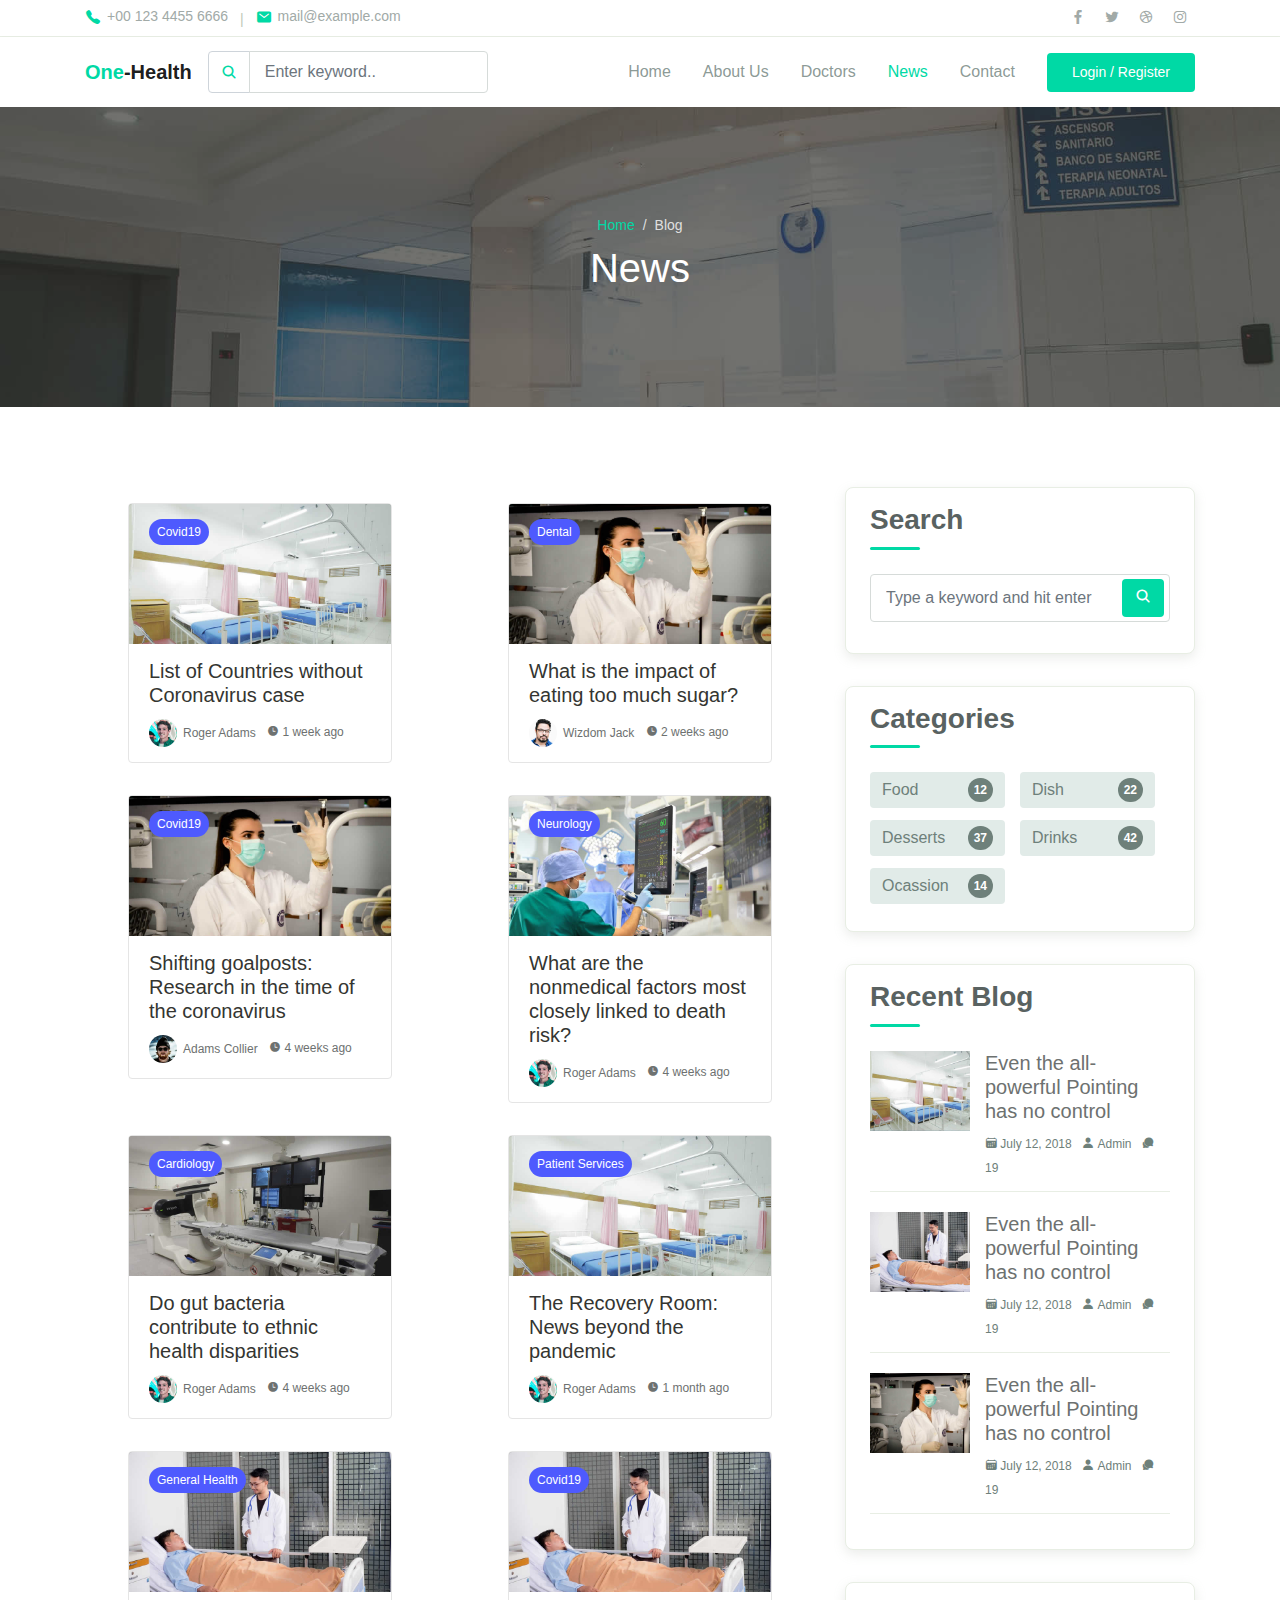
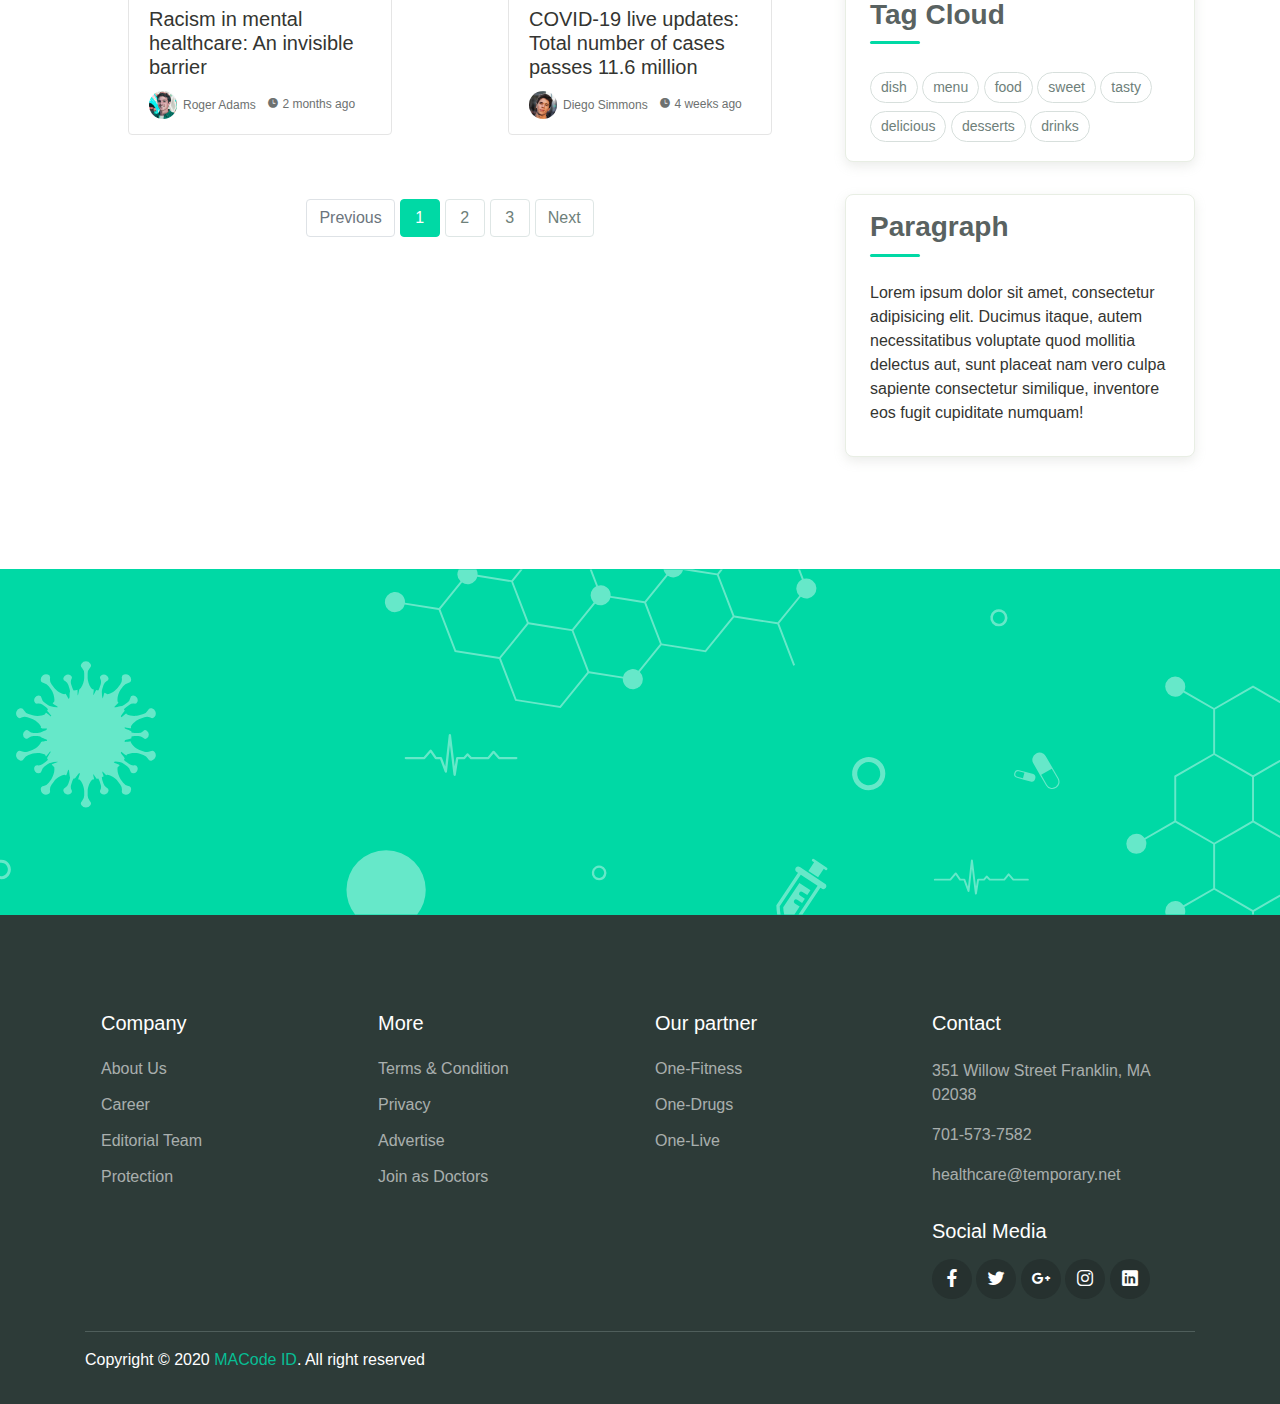
<file: Germany/html/blog.html>
<!DOCTYPE html>
<html lang="en">
<head>
  <meta charset="UTF-8">
  <meta name="viewport" content="width=device-width, initial-scale=1.0">

  <meta http-equiv="X-UA-Compatible" content="ie=edge">

  <meta name="copyright" content="MACode ID, https://macodeid.com/">

  <title>One Health - Medical Center HTML5 Template</title>

  <link rel="stylesheet" href="../assets/css/maicons.css">

  <link rel="stylesheet" href="../assets/css/bootstrap.css">

  <link rel="stylesheet" href="../assets/vendor/owl-carousel/css/owl.carousel.css">

  <link rel="stylesheet" href="../assets/vendor/animate/animate.css">

  <link rel="stylesheet" href="../assets/css/theme.css">

  <link rel="stylesheet" href="../assets/css/chatbot.css">
</head>
<body>

  <!-- Back to top button -->
  <div class="back-to-top"></div>

  <header>
    <div class="topbar">
      <div class="container">
        <div class="row">
          <div class="col-sm-8 text-sm">
            <div class="site-info">
              <a href="#"><span class="mai-call text-primary"></span> +00 123 4455 6666</a>
              <span class="divider">|</span>
              <a href="#"><span class="mai-mail text-primary"></span> mail@example.com</a>
            </div>
          </div>
          <div class="col-sm-4 text-right text-sm">
            <div class="social-mini-button">
              <a href="#"><span class="mai-logo-facebook-f"></span></a>
              <a href="#"><span class="mai-logo-twitter"></span></a>
              <a href="#"><span class="mai-logo-dribbble"></span></a>
              <a href="#"><span class="mai-logo-instagram"></span></a>
            </div>
          </div>
        </div> <!-- .row -->
      </div> <!-- .container -->
    </div> <!-- .topbar -->

    <nav class="navbar navbar-expand-lg navbar-light shadow-sm">
      <div class="container">
        <a class="navbar-brand" href="#"><span class="text-primary">One</span>-Health</a>

        <form action="#">
          <div class="input-group input-navbar">
            <div class="input-group-prepend">
              <span class="input-group-text" id="icon-addon1"><span class="mai-search"></span></span>
            </div>
            <input type="text" class="form-control" placeholder="Enter keyword.." aria-label="Username" aria-describedby="icon-addon1">
          </div>
        </form>

        <button class="navbar-toggler" type="button" data-toggle="collapse" data-target="#navbarSupport" aria-controls="navbarSupport" aria-expanded="false" aria-label="Toggle navigation">
          <span class="navbar-toggler-icon"></span>
        </button>

        <div class="collapse navbar-collapse" id="navbarSupport">
          <ul class="navbar-nav ml-auto">
            <li class="nav-item">
              <a class="nav-link" href="index.html">Home</a>
            </li>
            <li class="nav-item">
              <a class="nav-link" href="about.html">About Us</a>
            </li>
            <li class="nav-item">
              <a class="nav-link" href="doctors.html">Doctors</a>
            </li>
            <li class="nav-item active">
              <a class="nav-link" href="blog.html">News</a>
            </li>
            <li class="nav-item">
              <a class="nav-link" href="contact.html">Contact</a>
            </li>
            <li class="nav-item">
              <a class="btn btn-primary ml-lg-3" href="#">Login / Register</a>
            </li>
          </ul>
        </div> <!-- .navbar-collapse -->
      </div> <!-- .container -->
    </nav>
  </header>

  <div class="page-banner overlay-dark bg-image" style="background-image: url(../assets/img/bg_image_1.jpg);">
    <div class="banner-section">
      <div class="container text-center wow fadeInUp">
        <nav aria-label="Breadcrumb">
          <ol class="breadcrumb breadcrumb-dark bg-transparent justify-content-center py-0 mb-2">
            <li class="breadcrumb-item"><a href="index.html">Home</a></li>
            <li class="breadcrumb-item active" aria-current="page">Blog</li>
          </ol>
        </nav>
        <h1 class="font-weight-normal">News</h1>
      </div> <!-- .container -->
    </div> <!-- .banner-section -->
  </div> <!-- .page-banner -->

  <div class="page-section">
    <div class="container">
      <div class="row">
        <div class="col-lg-8">
          <div class="row">
            <div class="col-sm-6 py-3">
              <div class="card-blog">
                <div class="header">
                  <div class="post-category">
                    <a href="#">Covid19</a>
                  </div>
                  <a href="blog-details" class="post-thumb">
                    <img src="../assets/img/blog/blog_1.jpg" alt="">
                  </a>
                </div>
                <div class="body">
                  <h5 class="post-title"><a href="blog-details.html">List of Countries without Coronavirus case</a></h5>
                  <div class="site-info">
                    <div class="avatar mr-2">
                      <div class="avatar-img">
                        <img src="../assets/img/person/person_1.jpg" alt="">
                      </div>
                      <span>Roger Adams</span>
                    </div>
                    <span class="mai-time"></span> 1 week ago
                  </div>
                </div>
              </div>
            </div>

            <div class="col-sm-6 py-3">
              <div class="card-blog">
                <div class="header">
                  <div class="post-category">
                    <a href="#">Dental</a>
                  </div>
                  <a href="blog-details" class="post-thumb">
                    <img src="../assets/img/blog/blog_3.jpg" alt="">
                  </a>
                </div>
                <div class="body">
                  <h5 class="post-title"><a href="blog-details.html">What is the impact of eating too much sugar?</a></h5>
                  <div class="site-info">
                    <div class="avatar mr-2">
                      <div class="avatar-img">
                        <img src="../assets/img/person/person_4.jpg" alt="">
                      </div>
                      <span>Wizdom Jack</span>
                    </div>
                    <span class="mai-time"></span> 2 weeks ago
                  </div>
                </div>
              </div>
            </div>

            <div class="col-sm-6 py-3">
              <div class="card-blog">
                <div class="header">
                  <div class="post-category">
                    <a href="#">Covid19</a>
                  </div>
                  <a href="blog-details" class="post-thumb">
                    <img src="../assets/img/blog/blog_3.jpg" alt="">
                  </a>
                </div>
                <div class="body">
                  <h5 class="post-title"><a href="blog-details.html">Shifting goalposts: Research in the time of the coronavirus</a></h5>
                  <div class="site-info">
                    <div class="avatar mr-2">
                      <div class="avatar-img">
                        <img src="../assets/img/person/person_3.jpg" alt="">
                      </div>
                      <span>Adams Collier</span>
                    </div>
                    <span class="mai-time"></span> 4 weeks ago
                  </div>
                </div>
              </div>
            </div>
            <div class="col-sm-6 py-3">
              <div class="card-blog">
                <div class="header">
                  <div class="post-category">
                    <a href="#">Neurology</a>
                  </div>
                  <a href="blog-details" class="post-thumb">
                    <img src="../assets/img/blog/blog_4.jpg" alt="">
                  </a>
                </div>
                <div class="body">
                  <h5 class="post-title"><a href="blog-details.html">What are the nonmedical factors most closely linked to death risk?</a></h5>
                  <div class="site-info">
                    <div class="avatar mr-2">
                      <div class="avatar-img">
                        <img src="../assets/img/person/person_1.jpg" alt="">
                      </div>
                      <span>Roger Adams</span>
                    </div>
                    <span class="mai-time"></span> 4 weeks ago
                  </div>
                </div>
              </div>
            </div>
            <div class="col-sm-6 py-3">
              <div class="card-blog">
                <div class="header">
                  <div class="post-category">
                    <a href="#">Cardiology</a>
                  </div>
                  <a href="blog-details" class="post-thumb">
                    <img src="../assets/img/blog/blog_5.jpg" alt="">
                  </a>
                </div>
                <div class="body">
                  <h5 class="post-title"><a href="blog-details.html">Do gut bacteria contribute to ethnic health disparities</a></h5>
                  <div class="site-info">
                    <div class="avatar mr-2">
                      <div class="avatar-img">
                        <img src="../assets/img/person/person_1.jpg" alt="">
                      </div>
                      <span>Roger Adams</span>
                    </div>
                    <span class="mai-time"></span> 4 weeks ago
                  </div>
                </div>
              </div>
            </div>
            <div class="col-sm-6 py-3">
              <div class="card-blog">
                <div class="header">
                  <div class="post-category">
                    <a href="#">Patient Services</a>
                  </div>
                  <a href="blog-details" class="post-thumb">
                    <img src="../assets/img/blog/blog_1.jpg" alt="">
                  </a>
                </div>
                <div class="body">
                  <h5 class="post-title"><a href="blog-details.html">The Recovery Room: News beyond the pandemic</a></h5>
                  <div class="site-info">
                    <div class="avatar mr-2">
                      <div class="avatar-img">
                        <img src="../assets/img/person/person_1.jpg" alt="">
                      </div>
                      <span>Roger Adams</span>
                    </div>
                    <span class="mai-time"></span> 1 month ago
                  </div>
                </div>
              </div>
            </div>
            <div class="col-sm-6 py-3">
              <div class="card-blog">
                <div class="header">
                  <div class="post-category">
                    <a href="#">General Health</a>
                  </div>
                  <a href="blog-details" class="post-thumb">
                    <img src="../assets/img/blog/blog_2.jpg" alt="">
                  </a>
                </div>
                <div class="body">
                  <h5 class="post-title"><a href="blog-details.html">Racism in mental healthcare: An invisible barrier</a></h5>
                  <div class="site-info">
                    <div class="avatar mr-2">
                      <div class="avatar-img">
                        <img src="../assets/img/person/person_1.jpg" alt="">
                      </div>
                      <span>Roger Adams</span>
                    </div>
                    <span class="mai-time"></span> 2 months ago
                  </div>
                </div>
              </div>
            </div>
            
            <div class="col-sm-6 py-3">
              <div class="card-blog">
                <div class="header">
                  <div class="post-category">
                    <a href="#">Covid19</a>
                  </div>
                  <a href="blog-details" class="post-thumb">
                    <img src="../assets/img/blog/blog_2.jpg" alt="">
                  </a>
                </div>
                <div class="body">
                  <h5 class="post-title"><a href="blog-details.html">COVID-19 live updates: Total number of cases passes 11.6 million</a></h5>
                  <div class="site-info">
                    <div class="avatar mr-2">
                      <div class="avatar-img">
                        <img src="../assets/img/person/person_2.jpg" alt="">
                      </div>
                      <span>Diego Simmons</span>
                    </div>
                    <span class="mai-time"></span> 4 weeks ago
                  </div>
                </div>
              </div>
            </div>

            <div class="col-12 my-5">
              <nav aria-label="Page Navigation">
                <ul class="pagination justify-content-center">
                  <li class="page-item disabled">
                    <a class="page-link" href="#" tabindex="-1" aria-disabled="true">Previous</a>
                  </li>
                  <li class="page-item active" aria-current="page">
                    <a class="page-link" href="#">1 <span class="sr-only">(current)</span></a>
                  </li>
                  <li class="page-item">
                    <a class="page-link" href="#">2</a>
                  </li>
                  <li class="page-item"><a class="page-link" href="#">3</a></li>
                  <li class="page-item">
                    <a class="page-link" href="#">Next</a>
                  </li>
                </ul>
              </nav>
            </div>
          </div> <!-- .row -->
        </div>
        <div class="col-lg-4">
          <div class="sidebar">
            <div class="sidebar-block">
              <h3 class="sidebar-title">Search</h3>
              <form action="#" class="search-form">
                <div class="form-group">
                  <input type="text" class="form-control" placeholder="Type a keyword and hit enter">
                  <button type="submit" class="btn"><span class="icon mai-search"></span></button>
                </div>
              </form>
            </div>
            <div class="sidebar-block">
              <h3 class="sidebar-title">Categories</h3>
              <ul class="categories">
                <li><a href="#">Food <span>12</span></a></li>
                <li><a href="#">Dish <span>22</span></a></li>
                <li><a href="#">Desserts <span>37</span></a></li>
                <li><a href="#">Drinks <span>42</span></a></li>
                <li><a href="#">Ocassion <span>14</span></a></li>
              </ul>
            </div>

            <div class="sidebar-block">
              <h3 class="sidebar-title">Recent Blog</h3>
              <div class="blog-item">
                <a class="post-thumb" href="">
                  <img src="../assets/img/blog/blog_1.jpg" alt="">
                </a>
                <div class="content">
                  <h5 class="post-title"><a href="#">Even the all-powerful Pointing has no control</a></h5>
                  <div class="meta">
                    <a href="#"><span class="mai-calendar"></span> July 12, 2018</a>
                    <a href="#"><span class="mai-person"></span> Admin</a>
                    <a href="#"><span class="mai-chatbubbles"></span> 19</a>
                  </div>
                </div>
              </div>
              <div class="blog-item">
                <a class="post-thumb" href="">
                  <img src="../assets/img/blog/blog_2.jpg" alt="">
                </a>
                <div class="content">
                  <h5 class="post-title"><a href="#">Even the all-powerful Pointing has no control</a></h5>
                  <div class="meta">
                    <a href="#"><span class="mai-calendar"></span> July 12, 2018</a>
                    <a href="#"><span class="mai-person"></span> Admin</a>
                    <a href="#"><span class="mai-chatbubbles"></span> 19</a>
                  </div>
                </div>
              </div>
              <div class="blog-item">
                <a class="post-thumb" href="">
                  <img src="../assets/img/blog/blog_3.jpg" alt="">
                </a>
                <div class="content">
                  <h5 class="post-title"><a href="#">Even the all-powerful Pointing has no control</a></h5>
                  <div class="meta">
                    <a href="#"><span class="mai-calendar"></span> July 12, 2018</a>
                    <a href="#"><span class="mai-person"></span> Admin</a>
                    <a href="#"><span class="mai-chatbubbles"></span> 19</a>
                  </div>
                </div>
              </div>
            </div>

            <div class="sidebar-block">
              <h3 class="sidebar-title">Tag Cloud</h3>
              <div class="tagcloud">
                <a href="#" class="tag-cloud-link">dish</a>
                <a href="#" class="tag-cloud-link">menu</a>
                <a href="#" class="tag-cloud-link">food</a>
                <a href="#" class="tag-cloud-link">sweet</a>
                <a href="#" class="tag-cloud-link">tasty</a>
                <a href="#" class="tag-cloud-link">delicious</a>
                <a href="#" class="tag-cloud-link">desserts</a>
                <a href="#" class="tag-cloud-link">drinks</a>
              </div>
            </div>

            <div class="sidebar-block">
              <h3 class="sidebar-title">Paragraph</h3>
              <p>Lorem ipsum dolor sit amet, consectetur adipisicing elit. Ducimus itaque, autem necessitatibus voluptate quod mollitia delectus aut, sunt placeat nam vero culpa sapiente consectetur similique, inventore eos fugit cupiditate numquam!</p>
            </div>
          </div>
        </div> 
      </div> <!-- .row -->
    </div> <!-- .container -->
  </div> <!-- .page-section -->

  <div class="page-section banner-home bg-image" style="background-image: url(../assets/img/banner-pattern.svg);">
    <div class="container py-5 py-lg-0">
      <div class="row align-items-center">
        <div class="col-lg-4 wow zoomIn">
          <div class="img-banner d-none d-lg-block">
            <img src="../assets/img/mobile_app.png" alt="">
          </div>
        </div>
        <div class="col-lg-8 wow fadeInRight">
          <h1 class="font-weight-normal mb-3">Get easy access of all features using One Health Application</h1>
          <a href="#"><img src="../assets/img/google_play.svg" alt=""></a>
          <a href="#" class="ml-2"><img src="../assets/img/app_store.svg" alt=""></a>
        </div>
      </div> <!-- .row -->
    </div> <!-- .container -->
  </div> <!-- .banner-home -->

  <footer class="page-footer">
    <div class="container">
      <div class="row px-md-3">
        <div class="col-sm-6 col-lg-3 py-3">
          <h5>Company</h5>
          <ul class="footer-menu">
            <li><a href="#">About Us</a></li>
            <li><a href="#">Career</a></li>
            <li><a href="#">Editorial Team</a></li>
            <li><a href="#">Protection</a></li>
          </ul>
        </div>
        <div class="col-sm-6 col-lg-3 py-3">
          <h5>More</h5>
          <ul class="footer-menu">
            <li><a href="#">Terms & Condition</a></li>
            <li><a href="#">Privacy</a></li>
            <li><a href="#">Advertise</a></li>
            <li><a href="#">Join as Doctors</a></li>
          </ul>
        </div>
        <div class="col-sm-6 col-lg-3 py-3">
          <h5>Our partner</h5>
          <ul class="footer-menu">
            <li><a href="#">One-Fitness</a></li>
            <li><a href="#">One-Drugs</a></li>
            <li><a href="#">One-Live</a></li>
          </ul>
        </div>
        <div class="col-sm-6 col-lg-3 py-3">
          <h5>Contact</h5>
          <p class="footer-link mt-2">351 Willow Street Franklin, MA 02038</p>
          <a href="#" class="footer-link">701-573-7582</a>
          <a href="#" class="footer-link">healthcare@temporary.net</a>

          <h5 class="mt-3">Social Media</h5>
          <div class="footer-sosmed mt-3">
            <a href="#" target="_blank"><span class="mai-logo-facebook-f"></span></a>
            <a href="#" target="_blank"><span class="mai-logo-twitter"></span></a>
            <a href="#" target="_blank"><span class="mai-logo-google-plus-g"></span></a>
            <a href="#" target="_blank"><span class="mai-logo-instagram"></span></a>
            <a href="#" target="_blank"><span class="mai-logo-linkedin"></span></a>
          </div>
        </div>
      </div>

      <hr>

      <p id="copyright">Copyright &copy; 2020 <a href="https://macodeid.com/" target="_blank">MACode ID</a>. All right reserved</p>
    </div> <!-- .container -->
  </footer> <!-- .page-footer -->

<script src="../assets/js/jquery-3.5.1.min.js"></script>

<script src="../assets/js/bootstrap.bundle.min.js"></script>

<script src="../assets/vendor/owl-carousel/js/owl.carousel.min.js"></script>

<script src="../assets/vendor/wow/wow.min.js"></script>

<script src="../assets/js/theme.js"></script>

<script type="text/javascript" src="../assets/js/chatbot.js"></script>

<script type="text/javascript" src='https://service.force.com/embeddedservice/menu/fab.min.js'></script>
  
</body>
</html>
</file>
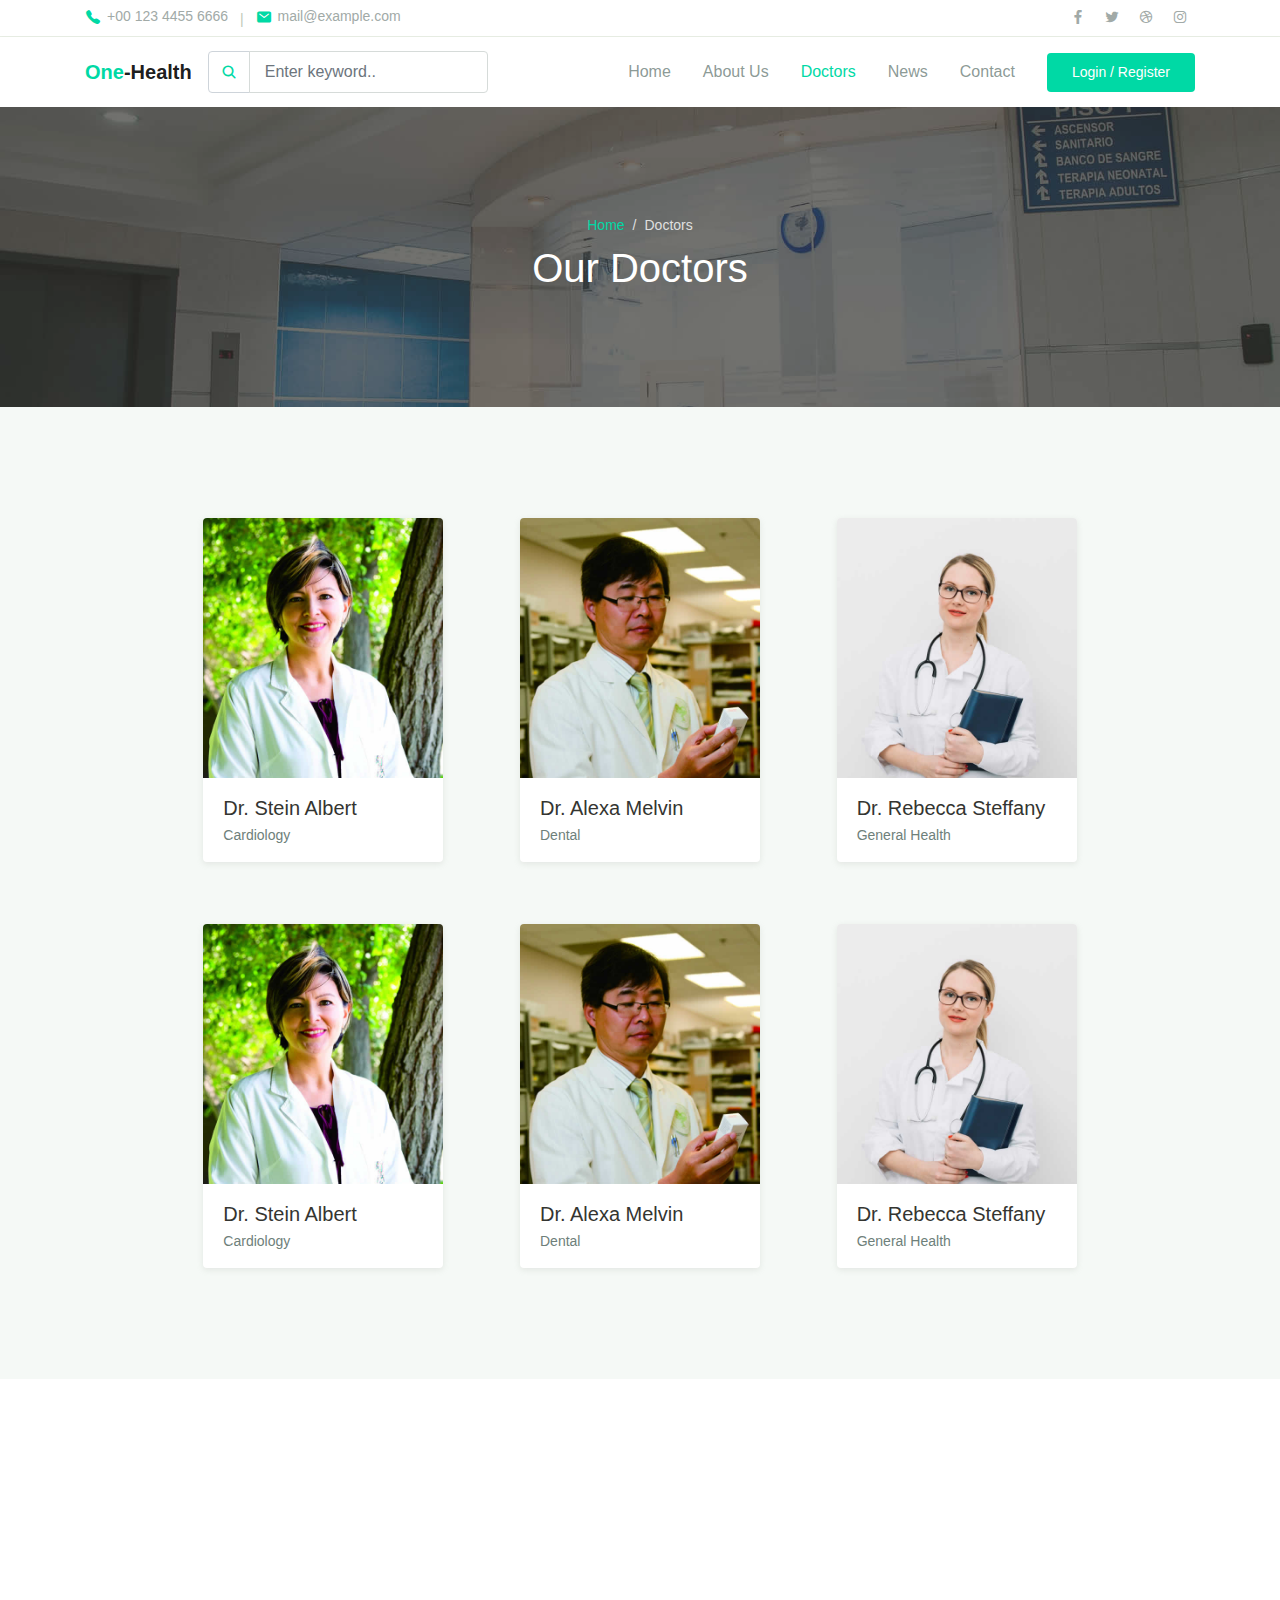
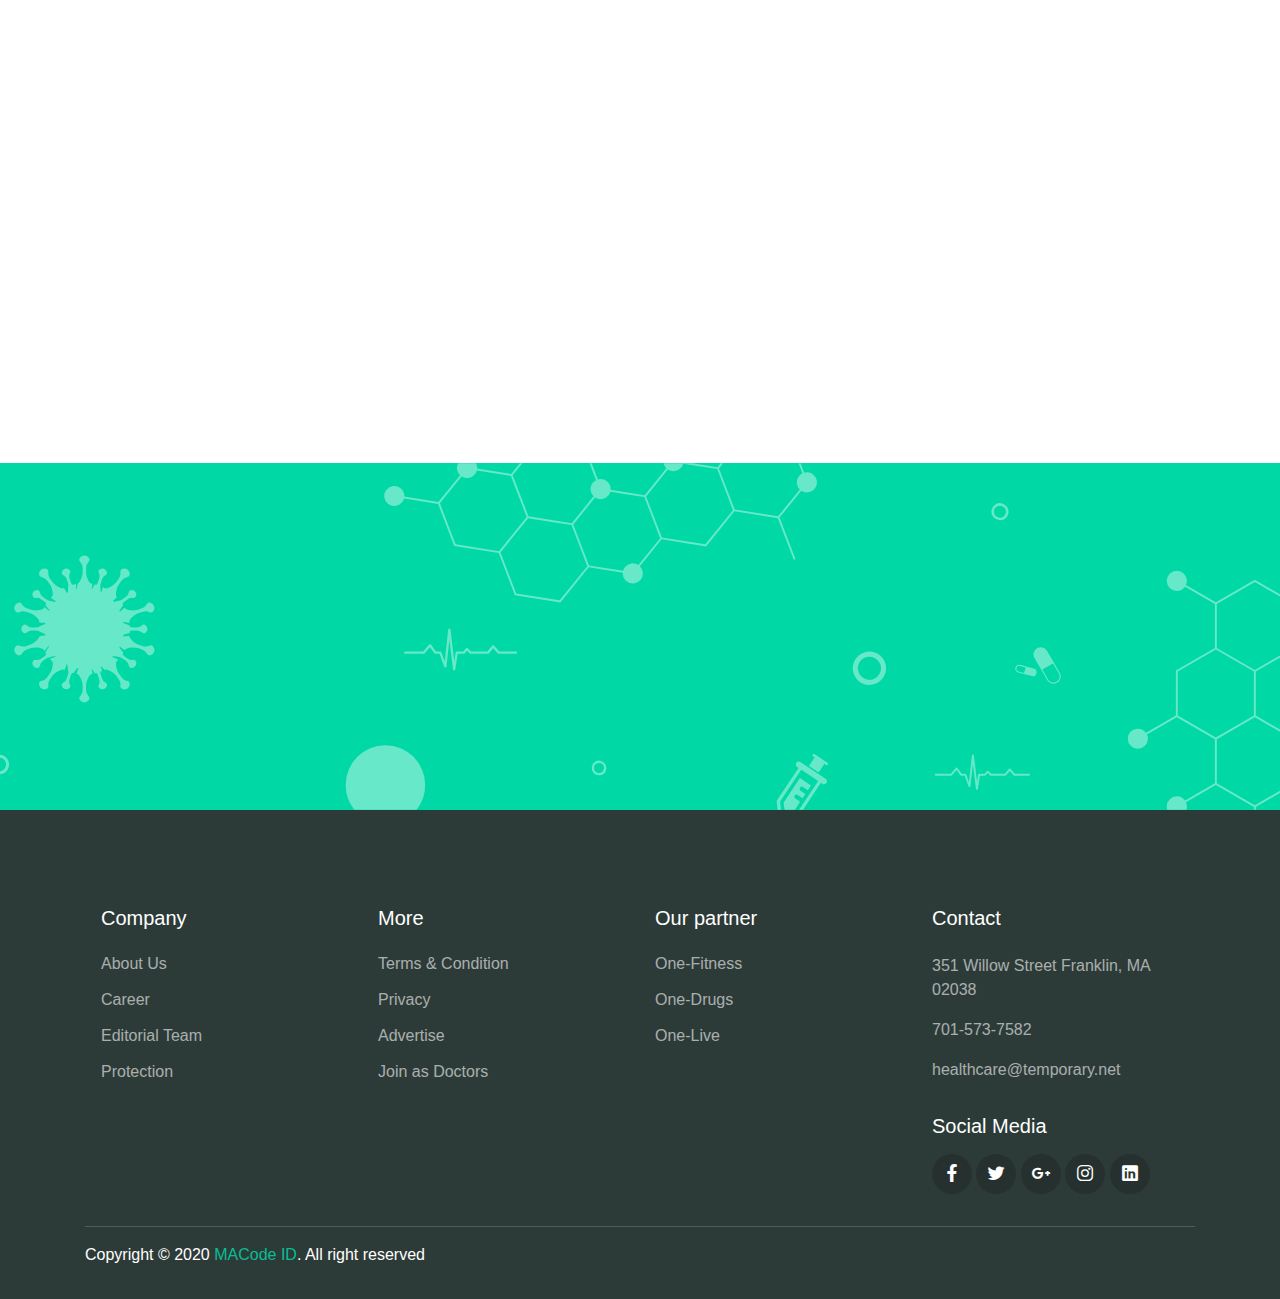
<file: Germany/html/doctors.html>
<!DOCTYPE html>
<html lang="en">
<head>
  <meta charset="UTF-8">
  <meta name="viewport" content="width=device-width, initial-scale=1.0">

  <meta http-equiv="X-UA-Compatible" content="ie=edge">

  <meta name="copyright" content="MACode ID, https://macodeid.com/">

  <title>One Health - Medical Center HTML5 Template</title>

  <link rel="stylesheet" href="../assets/css/maicons.css">

  <link rel="stylesheet" href="../assets/css/bootstrap.css">

  <link rel="stylesheet" href="../assets/vendor/owl-carousel/css/owl.carousel.css">

  <link rel="stylesheet" href="../assets/vendor/animate/animate.css">

  <link rel="stylesheet" href="../assets/css/theme.css">

  <link rel="stylesheet" href="../assets/css/chatbot.css">
</head>
<body>

  <!-- Back to top button -->
  <div class="back-to-top"></div>

  <header>
    <div class="topbar">
      <div class="container">
        <div class="row">
          <div class="col-sm-8 text-sm">
            <div class="site-info">
              <a href="#"><span class="mai-call text-primary"></span> +00 123 4455 6666</a>
              <span class="divider">|</span>
              <a href="#"><span class="mai-mail text-primary"></span> mail@example.com</a>
            </div>
          </div>
          <div class="col-sm-4 text-right text-sm">
            <div class="social-mini-button">
              <a href="#"><span class="mai-logo-facebook-f"></span></a>
              <a href="#"><span class="mai-logo-twitter"></span></a>
              <a href="#"><span class="mai-logo-dribbble"></span></a>
              <a href="#"><span class="mai-logo-instagram"></span></a>
            </div>
          </div>
        </div> <!-- .row -->
      </div> <!-- .container -->
    </div> <!-- .topbar -->

    <nav class="navbar navbar-expand-lg navbar-light shadow-sm">
      <div class="container">
        <a class="navbar-brand" href="#"><span class="text-primary">One</span>-Health</a>

        <form action="#">
          <div class="input-group input-navbar">
            <div class="input-group-prepend">
              <span class="input-group-text" id="icon-addon1"><span class="mai-search"></span></span>
            </div>
            <input type="text" class="form-control" placeholder="Enter keyword.." aria-label="Username" aria-describedby="icon-addon1">
          </div>
        </form>

        <button class="navbar-toggler" type="button" data-toggle="collapse" data-target="#navbarSupport" aria-controls="navbarSupport" aria-expanded="false" aria-label="Toggle navigation">
          <span class="navbar-toggler-icon"></span>
        </button>

        <div class="collapse navbar-collapse" id="navbarSupport">
          <ul class="navbar-nav ml-auto">
            <li class="nav-item">
              <a class="nav-link" href="index.html">Home</a>
            </li>
            <li class="nav-item">
              <a class="nav-link" href="about.html">About Us</a>
            </li>
            <li class="nav-item active">
              <a class="nav-link" href="doctors.html">Doctors</a>
            </li>
            <li class="nav-item">
              <a class="nav-link" href="blog.html">News</a>
            </li>
            <li class="nav-item">
              <a class="nav-link" href="contact.html">Contact</a>
            </li>
            <li class="nav-item">
              <a class="btn btn-primary ml-lg-3" href="#">Login / Register</a>
            </li>
          </ul>
        </div> <!-- .navbar-collapse -->
      </div> <!-- .container -->
    </nav>
  </header>

  <div class="page-banner overlay-dark bg-image" style="background-image: url(../assets/img/bg_image_1.jpg);">
    <div class="banner-section">
      <div class="container text-center wow fadeInUp">
        <nav aria-label="Breadcrumb">
          <ol class="breadcrumb breadcrumb-dark bg-transparent justify-content-center py-0 mb-2">
            <li class="breadcrumb-item"><a href="index.html">Home</a></li>
            <li class="breadcrumb-item active" aria-current="page">Doctors</li>
          </ol>
        </nav>
        <h1 class="font-weight-normal">Our Doctors</h1>
      </div> <!-- .container -->
    </div> <!-- .banner-section -->
  </div> <!-- .page-banner -->

  <div class="page-section bg-light">
    <div class="container">
      <div class="row justify-content-center">
        <div class="col-lg-10">

          <div class="row">
            
            <div class="col-md-6 col-lg-4 py-3 wow zoomIn">
              <div class="card-doctor">
                <div class="header">
                  <img src="../assets/img/doctors/doctor_1.jpg" alt="">
                  <div class="meta">
                    <a href="#"><span class="mai-call"></span></a>
                    <a href="#"><span class="mai-logo-whatsapp"></span></a>
                  </div>
                </div>
                <div class="body">
                  <p class="text-xl mb-0">Dr. Stein Albert</p>
                  <span class="text-sm text-grey">Cardiology</span>
                </div>
              </div>
            </div>
    
            <div class="col-md-6 col-lg-4 py-3 wow zoomIn">
              <div class="card-doctor">
                <div class="header">
                  <img src="../assets/img/doctors/doctor_2.jpg" alt="">
                  <div class="meta">
                    <a href="#"><span class="mai-call"></span></a>
                    <a href="#"><span class="mai-logo-whatsapp"></span></a>
                  </div>
                </div>
                <div class="body">
                  <p class="text-xl mb-0">Dr. Alexa Melvin</p>
                  <span class="text-sm text-grey">Dental</span>
                </div>
              </div>
            </div>
    
            <div class="col-md-6 col-lg-4 py-3 wow zoomIn">
              <div class="card-doctor">
                <div class="header">
                  <img src="../assets/img/doctors/doctor_3.jpg" alt="">
                  <div class="meta">
                    <a href="#"><span class="mai-call"></span></a>
                    <a href="#"><span class="mai-logo-whatsapp"></span></a>
                  </div>
                </div>
                <div class="body">
                  <p class="text-xl mb-0">Dr. Rebecca Steffany</p>
                  <span class="text-sm text-grey">General Health</span>
                </div>
              </div>
            </div>
    
            <div class="col-md-6 col-lg-4 py-3 wow zoomIn">
              <div class="card-doctor">
                <div class="header">
                  <img src="../assets/img/doctors/doctor_1.jpg" alt="">
                  <div class="meta">
                    <a href="#"><span class="mai-call"></span></a>
                    <a href="#"><span class="mai-logo-whatsapp"></span></a>
                  </div>
                </div>
                <div class="body">
                  <p class="text-xl mb-0">Dr. Stein Albert</p>
                  <span class="text-sm text-grey">Cardiology</span>
                </div>
              </div>
            </div>
    
            <div class="col-md-6 col-lg-4 py-3 wow zoomIn">
              <div class="card-doctor">
                <div class="header">
                  <img src="../assets/img/doctors/doctor_2.jpg" alt="">
                  <div class="meta">
                    <a href="#"><span class="mai-call"></span></a>
                    <a href="#"><span class="mai-logo-whatsapp"></span></a>
                  </div>
                </div>
                <div class="body">
                  <p class="text-xl mb-0">Dr. Alexa Melvin</p>
                  <span class="text-sm text-grey">Dental</span>
                </div>
              </div>
            </div>
    
            <div class="col-md-6 col-lg-4 py-3 wow zoomIn">
              <div class="card-doctor">
                <div class="header">
                  <img src="../assets/img/doctors/doctor_3.jpg" alt="">
                  <div class="meta">
                    <a href="#"><span class="mai-call"></span></a>
                    <a href="#"><span class="mai-logo-whatsapp"></span></a>
                  </div>
                </div>
                <div class="body">
                  <p class="text-xl mb-0">Dr. Rebecca Steffany</p>
                  <span class="text-sm text-grey">General Health</span>
                </div>
              </div>
            </div>

          </div>

        </div>
      </div>
    </div> <!-- .container -->
  </div> <!-- .page-section -->

  <div class="page-section">
    <div class="container">
      <h1 class="text-center wow fadeInUp">Make an Appointment</h1>

      <form class="main-form">
        <div class="row mt-5 ">
          <div class="col-12 col-sm-6 py-2 wow fadeInLeft">
            <input type="text" class="form-control" placeholder="Full name">
          </div>
          <div class="col-12 col-sm-6 py-2 wow fadeInRight">
            <input type="text" class="form-control" placeholder="Email address..">
          </div>
          <div class="col-12 col-sm-6 py-2 wow fadeInLeft" data-wow-delay="300ms">
            <input type="date" class="form-control">
          </div>
          <div class="col-12 col-sm-6 py-2 wow fadeInRight" data-wow-delay="300ms">
            <select name="departement" id="departement" class="custom-select">
              <option value="general">General Health</option>
              <option value="cardiology">Cardiology</option>
              <option value="dental">Dental</option>
              <option value="neurology">Neurology</option>
              <option value="orthopaedics">Orthopaedics</option>
            </select>
          </div>
          <div class="col-12 py-2 wow fadeInUp" data-wow-delay="300ms">
            <input type="text" class="form-control" placeholder="Number..">
          </div>
          <div class="col-12 py-2 wow fadeInUp" data-wow-delay="300ms">
            <textarea name="message" id="message" class="form-control" rows="6" placeholder="Enter message.."></textarea>
          </div>
        </div>

        <button type="submit" class="btn btn-primary mt-3 wow zoomIn">Submit Request</button>
      </form>
    </div> <!-- .container -->
  </div> <!-- .page-section -->
  

  <div class="page-section banner-home bg-image" style="background-image: url(../assets/img/banner-pattern.svg);">
    <div class="container py-5 py-lg-0">
      <div class="row align-items-center">
        <div class="col-lg-4 wow zoomIn">
          <div class="img-banner d-none d-lg-block">
            <img src="../assets/img/mobile_app.png" alt="">
          </div>
        </div>
        <div class="col-lg-8 wow fadeInRight">
          <h1 class="font-weight-normal mb-3">Get easy access of all features using One Health Application</h1>
          <a href="#"><img src="../assets/img/google_play.svg" alt=""></a>
          <a href="#" class="ml-2"><img src="../assets/img/app_store.svg" alt=""></a>
        </div>
      </div>
    </div>
  </div> <!-- .banner-home -->

  <footer class="page-footer">
    <div class="container">
      <div class="row px-md-3">
        <div class="col-sm-6 col-lg-3 py-3">
          <h5>Company</h5>
          <ul class="footer-menu">
            <li><a href="#">About Us</a></li>
            <li><a href="#">Career</a></li>
            <li><a href="#">Editorial Team</a></li>
            <li><a href="#">Protection</a></li>
          </ul>
        </div>
        <div class="col-sm-6 col-lg-3 py-3">
          <h5>More</h5>
          <ul class="footer-menu">
            <li><a href="#">Terms & Condition</a></li>
            <li><a href="#">Privacy</a></li>
            <li><a href="#">Advertise</a></li>
            <li><a href="#">Join as Doctors</a></li>
          </ul>
        </div>
        <div class="col-sm-6 col-lg-3 py-3">
          <h5>Our partner</h5>
          <ul class="footer-menu">
            <li><a href="#">One-Fitness</a></li>
            <li><a href="#">One-Drugs</a></li>
            <li><a href="#">One-Live</a></li>
          </ul>
        </div>
        <div class="col-sm-6 col-lg-3 py-3">
          <h5>Contact</h5>
          <p class="footer-link mt-2">351 Willow Street Franklin, MA 02038</p>
          <a href="#" class="footer-link">701-573-7582</a>
          <a href="#" class="footer-link">healthcare@temporary.net</a>

          <h5 class="mt-3">Social Media</h5>
          <div class="footer-sosmed mt-3">
            <a href="#" target="_blank"><span class="mai-logo-facebook-f"></span></a>
            <a href="#" target="_blank"><span class="mai-logo-twitter"></span></a>
            <a href="#" target="_blank"><span class="mai-logo-google-plus-g"></span></a>
            <a href="#" target="_blank"><span class="mai-logo-instagram"></span></a>
            <a href="#" target="_blank"><span class="mai-logo-linkedin"></span></a>
          </div>
        </div>
      </div>

      <hr>

      <p id="copyright">Copyright &copy; 2020 <a href="https://macodeid.com/" target="_blank">MACode ID</a>. All right reserved</p>
    </div>
  </footer>

<script src="../assets/js/jquery-3.5.1.min.js"></script>

<script src="../assets/js/bootstrap.bundle.min.js"></script>

<script src="../assets/vendor/owl-carousel/js/owl.carousel.min.js"></script>

<script src="../assets/vendor/wow/wow.min.js"></script>

<script src="../assets/js/theme.js"></script>

<script type="text/javascript" src="../assets/js/chatbot.js"></script>

<script type="text/javascript" src='https://service.force.com/embeddedservice/menu/fab.min.js'></script>
  
</body>
</html>
</file>
<file: France/css/chatbot.css>
.forceTopicFeaturedTopics .topicContent .topicLabel {
    font-size: 18px !important;
    font-weight: 300 !important
}
button.dialogButton.dialog-button-1.uiButton--inverse.uiButton.embeddedServiceSidebarButton  {
    display:none;
}
.uiTooltip.tooltip-trigger{
    display:none !important;
}
article.content .forcePageBlockSectionRow ~ .forcePageBlockSectionRow{
    display:none;
}
.embedded-service .fab {
    background: #a5c422 !important;
}
.embeddedServiceSidebarMinimizedFabDefaultUI button.fab {
    background: #a5c422 !important;
}

.embeddedServiceSidebarButton {
    border-radius: 85px !important;
}

button.rich-menu-item.embeddedServiceLiveAgentStateChatRichItem {
    text-align: left;
    border-radius: 25px 25px 25px 25px !important;
    border: solid 1px #001965;
    margin-top: 4px;
    padding: 12px 15px !important;
}

button.rich-menu-itemOptionIsClicked.embeddedServiceLiveAgentStateChatRichItem {
    text-align: left;
    border-radius: 25px 25px 25px 25px !important;
    border: solid 1px #001965;
    margin-top: 4px;
    padding: 12px 15px !important;
    background: none !important;
}

.rich-menu {
    margin-left: 40px !important;
    width: 70% !important;
}

.chatContent li {
    border: none !important;
}

lightning-formatted-rich-text.slds-rich-text-editor__output{
    text-align: left !important;
}

.chasitorInputWrapper {
    display: none;
}  

div.content.notification.showMinimizedNotification{
    display:none;
}

.embeddedServiceLiveAgentStateChatItem .isLightningOutContext .avatar{
    transform: translate(0px, 0px) !important;
    position: absolute;
    bottom: 0;
    width: 32px;
    height: 32px;
    border-radius: 50px;
    background-size: cover;
    border: none;
    float: left;
    margin: 0 6px 6px 0;
}

.embeddedServiceLiveAgentStateChat .chasitorInputWrapper {
    border-radius: 0;
    padding: 0px !important;
}
</file>
<file: France/css/tooplate-style.css>
/*

Template 2098 Health

http://www.tooplate.com/view/2098-health

*/

  @import url('https://fonts.googleapis.com/css?family=Poppins:400,500,600');

  body {
    background: #ffffff;
    font-family: 'Poppins', sans-serif;
    overflow-x: hidden;
  }


  /*---------------------------------------
     TYPOGRAPHY              
  -----------------------------------------*/

  h1,h2,h3,h4,h5,h6 {
    font-weight: 600;
    line-height: inherit;
  }

  h1,h2,h3,h4 {
    letter-spacing: -1px;
  }

  h5 {
    font-weight: 500;
  }

  h1 {
    color: #252525;
    font-size: 5em;
  }

  h2 {
    color: #272727;
    font-size: 3em;
    padding-bottom: 10px;
  }

  h3 {
    font-size: 1.8em;
    line-height: 1.2em;
    margin-bottom: 0;
  }

  h4 {
    color: #454545;
    font-size: 1.8em;
    padding-bottom: 2px;
  }

  h6 {
    letter-spacing: 0;
    font-weight: normal;
  }

  p {
    color: #757575;
    font-size: 14px;
    font-weight: normal;
    line-height: 24px;
  }


  /*---------------------------------------
     GENERAL               
  -----------------------------------------*/

  html{
    -webkit-font-smoothing: antialiased;
  }

  a {
    color: #252525;
    -webkit-transition: 0.5s;
    transition: 0.5s;
    text-decoration: none !important;
  }

  a:hover, a:active, a:focus {
    color: #a5c422;
    outline: none;
  }

  ::-webkit-scrollbar{
    width: 8px;
    height: 8px;
  }

  ::-webkit-scrollbar-thumb {
    cursor: pointer;
    background: #000000;
  }

  .section-title {
    padding-bottom: 20px;
  }

  .section-title h2 {
    margin-top: 0;
  }

  .section-btn {
    background: #a5c422;
    border: 0;
    border-radius: 3px;
    color: #ffffff;
    font-size: inherit;
    font-weight: 500;
    padding: 14px 20px;
    transition: transform 0.1s ease-in;
    transform: translateX(0);
  }

  .section-btn:hover {
    transform: translateY(-5px);
  }

  .text-align-right {
    text-align: right;
  }

  .text-align-center {
    text-align: center;
  }

  .border-top {
    border-top: 1px solid #f2f2f2;
    margin-top: 4em;
    padding-top: 2.5em;
  }

  .btn-gray {
    background: #393939;
  }

  .btn-blue {
    background: #4267b2;
  }

  .news-thumb {
    background: #ffffff;
    border-radius: 10px;
  }
  .news-thumb img {
    border-radius: 10px 10px 0 0;
  }

  .news-info {
    padding: 30px;
    text-align: left;
  }
  .news-info span {
    display: block;
    letter-spacing: 0.5px;
  }
  .news-info h3 {
    margin-top: 10px;
    margin-bottom: 10px;
  }

  .author {
    border-top: 1px solid #f0f0f0;
    padding-top: 1.5em;
    margin-top: 2em;
  }
  .author img,
  .author .author-info {
    display: inline-block;
    vertical-align: top;
  }
  .author-info h5 {
    margin-bottom: 0;
  }
  .author img {
    border-radius: 100%;
    width: 50px;
    height: 50px;
    margin-right: 10px;
  }


  #about, #team, #news,
  #news-detail {
    position: relative;
    padding-top: 100px;
    padding-bottom: 100px;
  }

  #news, #service {
    text-align: center;
  }

  #google-map {
    line-height: 0;
    margin: 0;
    padding: 0;
  }


  /*---------------------------------------
       PRE LOADER              
  -----------------------------------------*/

  .preloader {
    position: fixed;
    top: 0;
    left: 0;
    width: 100%;
    height: 100%;
    z-index: 99999;
    display: flex;
    flex-flow: row nowrap;
    justify-content: center;
    align-items: center;
    background: none repeat scroll 0 0 #ffffff;
  }

  .spinner {
    border: 1px solid transparent;
    border-radius: 3px;
    position: relative;
  }

  .spinner:before {
    content: '';
    box-sizing: border-box;
    position: absolute;
    top: 50%;
    left: 50%;
    width: 45px;
    height: 45px;
    margin-top: -10px;
    margin-left: -10px;
    border-radius: 50%;
    border: 1px solid #575757;
    border-top-color: #ffffff;
    animation: spinner .9s linear infinite;
  }

  @-webkit-@keyframes spinner {
    to {transform: rotate(360deg);}
  }

  @keyframes spinner {
    to {transform: rotate(360deg);}
  }



  /*---------------------------------------
      MENU              
  -----------------------------------------*/

  header {
    background: #ffffff;
    border-bottom: 1px solid #f2f2f2;
    display: flex;
    height: 45px;
  }

  header .col-md-8 {
    padding-right: 0;
  }

  header p,
  header span {
    font-size: 12px;
    line-height: 24px;
    padding-top: 12px;
  }

  header a,
  header span {
    color: #747474;
  }

  header span {
    font-weight: 500;
    display: inline-block;
    padding: 11px 15px;
  }

  header span.date-icon {
    border-left: 1px solid #f2f2f2;
    border-right: 1px solid #f2f2f2;
    padding-right: 19px;
    padding-left: 19px;
  }

  header span i {
    color: #a5c422;
    margin-right: 5px;
  }



  /*---------------------------------------
      MENU              
  -----------------------------------------*/

  .navbar-default {
    background: #ffffff;
    box-shadow: 0 2px 8px rgba(0,0,0,.075);
    border: none;
    margin-bottom: 0;
    padding: 10px;
  }

  .navbar-default .navbar-brand {
    color: #393939;
    font-weight: 500;
  }

  .navbar-default .navbar-brand .fa {
    color: #a5c422;
  }

  .navbar-default .navbar-nav li.appointment-btn {
    margin: 3px 0 0 20px;
  }

  .navbar-default .navbar-nav li.appointment-btn a {
    background: #a5c422;
    border-radius: 3px;
    color: #ffffff;
    font-weight: 600;
    padding-top: 12px;
    padding-bottom: 12px;
  }

  .navbar-default .navbar-nav li.appointment-btn a:hover {
    background: #4267b2;
    color: #ffffff !important;
  }

  .navbar-default .navbar-nav li a {
    color: #555555;
    font-size: 12px;
    font-weight: 500;
    padding-right: 20px;
    padding-left: 20px;
    -webkit-transition: all ease-in-out 0.4s;
    transition: all ease-in-out 0.4s;
  }

  .navbar-default .navbar-nav > li a:hover {
    color: #393939 !important;
  }

  .navbar-default .navbar-nav > li > a:hover,
  .navbar-default .navbar-nav > li > a:focus {
    color: #555555;
    background-color: transparent;
  }

  .navbar-default .navbar-nav > .active > a,
  .navbar-default .navbar-nav > .active > a:hover,
  .navbar-default .navbar-nav > .active > a:focus {
    color: #393939;
    background-color: transparent;
  }

  .navbar-default .navbar-toggle {
    border: none;
    padding-top: 10px;
  }

  .navbar-default .navbar-toggle .icon-bar {
    background: #393939;
    border-color: transparent;
  }

  .navbar-default .navbar-toggle:hover,
  .navbar-default .navbar-toggle:focus { 
    background-color: transparent;
  }



  /*---------------------------------------
      HOME              
  -----------------------------------------*/

  #home h1 {
    color: #ffffff;
    padding-bottom: 10px;
    margin-top: 0;
  }

  #home h3 {
    color: #ffffff;
    font-size: 14px;
    font-weight: normal;
    line-height: inherit;
    letter-spacing: 3px;
    text-transform: uppercase;
    margin: 0;
  }

  .slider .container {
    width: 100%;
  }

  .slider .owl-dots {
      position: absolute;
      top: 575px;
      width: 100%;
      justify-content: center;
  }

  .owl-theme .owl-dots .owl-dot span {
    width: 8px;
    height: 8px;
    margin: 5px 7px;
    border: 2px solid #d9d9d9;
    background: transparent;
    display: block;
    -webkit-backface-visibility: visible;
    transition: opacity 200ms ease;
    border-radius: 30px;
  }

  .owl-theme .owl-dots .owl-dot.active span, .owl-theme .owl-dots .owl-dot:hover span {
    background-color: #ffffff;
    border-color: transparent;
  }

  .slider .caption {
    display: flex;
    justify-content: center;
    flex-direction: column;
    text-align: center;
    background-color: rgba(20,20,20,0.2);
    height: 100%;
    color: #fff;
    cursor: e-resize;
  }

  .slider .item {
    background-position: inherit;
    background-repeat: no-repeat;
    background-attachment: local;
    background-size: cover;
    height: 650px;
  }

  .slider .item-first {
    background-image: url(../images/slider1.jpg);
  }

  .slider .item-second {
    background-image: url(../images/slider2.jpg);
  }

  .slider .item-third {
    background-image: url(../images/slider3.jpg);
  }


  /*---------------------------------------
      ABOUT              
  -----------------------------------------*/

  #about {
    background: url('../images/about-bg.jpg') no-repeat top center;
    background-size: cover;
    padding-top: 150px;
    padding-bottom: 150px;
  }

  .profile img,
  .profile figcaption {
    display: inline-block;
    vertical-align: top;
    margin-top: 1em;
  }
  .profile img {
    border-radius: 100%;
    width: 65px;
    height: 65px;
    margin-right: 1em;
  }
  .profile figcaption h3 {
    margin-top: 0;
  }

  #about h6 {
    color: #858585;
    margin: 0;
  }



  /*---------------------------------------
      TEAM MEMBERS              
  -----------------------------------------*/

  .team-thumb {
    background-color: #f9f9f9;
    border-radius: 0 0 10px 10px;
    position: relative;
    overflow: hidden;
    cursor: pointer;
  }

  .team-info {
    padding: 20px 30px 0 30px;
  }

  .team-contact-info {
    border-top: 1px solid #e9e9e9;
    padding-top: 1.2em;
    margin-top: 1.5em;
  }

  .team-contact-info .fa {
    margin-right: 5px;
    display: inline-block;
  }

  .team-contact-info p {
    margin-bottom: 2px;
  }

  .team-contact-info a {
    color: #757575;
  }

  .team-thumb .social-icon li {
    font-weight: 500;
  }

  .team-thumb .social-icon li a {
    background: #ffffff;
    border-radius: 100%;
    font-size: 20px;
    width: 50px;
    height: 50px;
    line-height: 50px;
    margin: 0 2px 0 2px;
  }

  .team-thumb .social-icon {
    opacity: 0;
    transform: translateY(100%);
    transition: 0.5s 0.2s;
    text-align: center;
    position: relative;
    top: 0;
  }

  .team-thumb:hover .social-icon {
    opacity: 1;
    transition-delay: 0.3s;
    transform: translateY(0px);
    top: -22em;
  }



  /*---------------------------------------
     SERVICE              
  -----------------------------------------*/

  #service {
    background: #a5c422;
  }

  #service h2,
  #service h4 {
    color: #ffffff;
  }

  #service p {
    color: #d9d9d9;
  }

  #service .service-thumb {
    padding: 0 22px;
  }

  #service .fa {
    font-size: 50px;
    margin-bottom: 10px;
    background: #ffffff;
    color: #a5c422;
    width: 120px;
    height: 120px;
    line-height: 120px;
    border-radius: 100%;
  }


  /*---------------------------------------
      NEWS             
  -----------------------------------------*/

  #news, #news-detail {
    background: #f9f9f9;
  }

  #news-detail blockquote {
    margin: 30px 0;
  }

  .news-detail-thumb .news-image img {
    border-radius: 10px;
  }

  .news-detail-thumb h3 {
    margin-bottom: 8px;
  }

  .news-image {
    margin-bottom: 30px;
    position: relative;
  }

  .news-image img {
    width: 100%;
  }

  .news-detail-thumb ul {
    margin: 32px 12px 22px 0px;
  }

  .news-detail-thumb ul li {
    list-style: circle;
    font-weight: normal;
    padding: 6px 12px 6px 0px;
  }

  .news-sidebar {
    margin-top: 16px;
  }

  .news-social-share {
    text-align: center;
    padding-top: 22px;
  }

  .news-social-share .btn {
    border-radius: 100px;
    border: none;
    font-size: 10px;
    font-weight: 600;
    margin: 2px 6px;
    padding: 8px 14px;
  }

  .news-social-share .btn-primary {
    background: #3b5998;
  }

  .news-social-share .btn-success {
    background: #1da1f2;
  }

  .news-social-share .btn-danger {
    background: #dd4b39;
  }

  .news-social-share a .fa {
    padding-right: 4px;
  }

  .recent-post {
    padding-top: 2px;
    padding-bottom: 18px;
  }

  .recent-post .media img {
    border-radius: 100%;
    width: 80px;
    height: 80px;
    margin-right: 5px;
  }

  .recent-post .media-heading {
    font-size: 16px;
    font-weight: 500;
    line-height: inherit;
    margin-top: 5px;
  }

  .news-categories {
    margin-top: 8px;
  }

  .news-categories li a {
    color: #2b2b2b;
  }

  .news-ads {
    background: #ffffff;
    border-right: 4px solid #2b2b2b;
    padding: 42px;
    text-align: center;
    margin: 26px 0 26px 0;
  }

  .news-ads.sidebar-ads {
    border-left: 4px solid #2b2b2b;
    border-right: 0px;
  }

  .news-ads h4 {
    font-size: 18px;
  }

  .news-tags h4 {
    padding-bottom: 6px;
  }

  .news-categories li,
  .news-tags li {
    list-style: none;
    display: inline-block;
    margin: 4px;
  }

  .news-tags li a {
    background: #393939;
    border-radius: 50px;
    color: #ffffff;
    display: inline-block;
    font-size: 12px;
    font-weight: 500;
    text-decoration: none;
    float: left;
    min-width: 30px;
    padding: 6px 12px;
    -webkit-transition: all ease-in-out 0.4s;
    transition: all ease-in-out 0.4s;
  }

  .news-tags li a:hover {
    background: #4267b2;
  }



  /*---------------------------------------
      APPOINTMENT             
  -----------------------------------------*/

  #appointment {
    padding-top: 100px;
  }

  #appointment label {
    color: #393939;
    font-weight: 500;
  }

  #appointment .form-control {
    background: #f9f9f9;
    border: none;
    border-radius: 3px;
    box-shadow: none;
    font-size: 14px;
    font-weight: normal;
    margin-bottom: 15px;
    transition: all ease-in-out 0.4s;
  }

  #appointment input,
  #appointment select {
    height: 45px;
  }

  #appointment button#cf-submit {
    background: #a5c422;
    color: #ffffff;
    font-weight: 600;
    height: 55px;
  }

  #appointment button#cf-submit:hover {
    background: #393939;
    color: #ffffff;
  }


  /*---------------------------------------
     FOOTER              
  -----------------------------------------*/

  footer {
    padding-top: 80px;
    padding-bottom: 40px;
  }

  footer h4 {
    padding-bottom: 5px;
  }

  footer a {
    color: #757575;
  }

  footer a:hover {
    color: #4267b2;
  }

  .contact-info {
    padding-top: 10px;
  }

  .contact-info .fa {
    background: #393939;
    border-radius: 100%;
    color: #ffffff;
    font-size: 15px;
    width: 35px;
    height: 35px;
    line-height: 35px;
    text-align: center;
    margin-right: 5px;
    margin-bottom: 2px;
  }

  .latest-stories {
    margin-bottom: 20px;
  }

  .stories-image,
  .stories-info {
    display: inline-block;
    vertical-align: top;
  }

  .stories-image img {
    border-radius: 100%;
    width: 65px;
    height: 65px;
  }

  .stories-info {
    margin-left: 15px;
  }

  .stories-info h5 {
    margin-bottom: 2px;
  }

  .stories-info span {
    color: #858585;
    font-size: 12px;
  }

  .opening-hours p {
    line-height: 18px;
  }

  .opening-hours span {
    font-weight: 500;
    display: inline-block;
    padding-left: 10px;
  }

  .copyright-text p,
  .footer-link a {
    color: #858585;
    font-size: 12px;
    font-weight: 500;
  }

  .footer-link a {
    font-size: 12px;
    display: inline-block;
    padding: 0 10px;
    margin-top: 4px;
  }

  .angle-up-btn {
    position: relative;
    bottom: 4em;
    display: block;
  }

  .angle-up-btn a {
    background: #ffffff;
    border: 1px solid #f2f2f2;
    border-radius: 3px;
    font-size: 20px;
    color: #393939;
    display: inline-block;
    text-align: center;
    width: 40px;
    height: 40px;
    line-height: 38px;
    transition: transform 0.1s ease-in;
    transform: translateX(0);
  }

  .angle-up-btn a:hover {
    background: #4267b2;
    color: #ffffff;
    transform: translateY(-5px);
  }


  /*---------------------------------------
     SOCIAL ICON              
  -----------------------------------------*/

  .social-icon {
    position: relative;
    padding: 0;
    margin: 0;
  }

  .social-icon li {
    display: inline-block;
    list-style: none;
  }

  .social-icon li a {
    border-radius: 100px;
    color: #464646;
    font-size: 15px;
    width: 35px;
    height: 35px;
    line-height: 35px;
    text-decoration: none;
    text-align: center;
    transition: all 0.4s ease-in-out;
    position: relative;
  }

  .social-icon li a:hover {
    background: #4267b2;
    color: #ffffff;
  }


  /*---------------------------------------
     RESPONSIVE STYLES              
  -----------------------------------------*/

  @media only screen and (max-width: 1200px) {
    h1 {
      font-size: 4em;
    }
    h2 {
      font-size: 2.5em;
    }
    h3 {
      font-size: 1.5em;
    }

    header {
      height: inherit;
    }
    header span.date-icon {
      border: 0;
      padding-right: 0;
      padding-left: 0;
    }
    header span.email-icon {
      padding-top: 0;
    }

    .navbar-default .navbar-nav li a {
      padding-right: 15px;
      padding-left: 15px;
    }
  }

  @media only screen and (max-width: 992px) {
    .slider .item {
      background-position: center;
    }

    header {
      padding-bottom: 10px;
    }
    header .text-align-right {
      text-align: left;
    }
    header span {
      padding-top: 0;
      padding-left: 0;
      padding-bottom: 0;
    }
  }

  @media only screen and (max-width: 767px) {
    .navbar-default .navbar-collapse, .navbar-default .navbar-form {
      border-color: transparent;
    }
    .navbar-default .navbar-nav li.appointment-btn {
      margin-left: 15px;
    }
    .navbar-default .navbar-nav li a {
      display: inline-block;
      padding-top: 8px;
      padding-bottom: 8px;
    }

    .news-sidebar {
      margin-top: 2em;
    }

    #appointment-form {
      padding-top: 4em;
      padding-bottom: 4em;
    }

    footer {
      padding-top: 60px;
      padding-bottom: 0;
    }
    .footer-thumb {
      padding-bottom: 10px;
    }

    .border-top {
      text-align: center;
    }

    .copyright-text {
      margin-top: 10px;
    }

    .angle-up-btn {
      bottom: 10em;
    }
  }

  @media only screen and (max-width: 639px) {
    h1 {
      font-size: 3em;
      line-height: 1.2em;
    }
    h2 {
      font-size: 2.1em;
    }
    h4 {
      font-size: 1.4em;
    }

    #home h3 {
      font-size: 11px;
      letter-spacing: 1px;
    }

  }
</file>
<file: Germany/assets/css/maicons.css>
@font-face {
  font-family: 'maicons';
  src:  url('../fonts/maicons.eot?c9nlkl');
  src:  url('../fonts/maicons.eot?c9nlkl#iefix') format('embedded-opentype'),
    url('../fonts/maicons.ttf?c9nlkl') format('truetype'),
    url('../fonts/maicons.woff?c9nlkl') format('woff'),
    url('../fonts/maicons.svg?c9nlkl#maicons') format('svg');
  font-weight: normal;
  font-style: normal;
  font-display: block;
}

[class^="mai-"], [class*=" mai-"] {
  /* use !important to prevent issues with browser extensions that change fonts */
  font-family: 'maicons' !important;
  speak: none;
  font-style: normal;
  font-weight: normal;
  font-variant: normal;
  text-transform: none;
  line-height: 1;

  /* Better Font Rendering =========== */
  -webkit-font-smoothing: antialiased;
  -moz-osx-font-smoothing: grayscale;
}

.mai-add:before {
  content: "\e900";
}
.mai-add-circle:before {
  content: "\e901";
}
.mai-add-circle-outline:before {
  content: "\e902";
}
.mai-airplane:before {
  content: "\e903";
}
.mai-airplane-outline:before {
  content: "\e904";
}
.mai-alarm:before {
  content: "\e905";
}
.mai-alarm-outline:before {
  content: "\e906";
}
.mai-albums:before {
  content: "\e907";
}
.mai-albums-outline:before {
  content: "\e908";
}
.mai-alert:before {
  content: "\e909";
}
.mai-alert-circle:before {
  content: "\e90a";
}
.mai-alert-circle-outline:before {
  content: "\e90b";
}
.mai-analytics:before {
  content: "\e90c";
}
.mai-analytics-outline:before {
  content: "\e90d";
}
.mai-aperture:before {
  content: "\e90e";
}
.mai-aperture-outline:before {
  content: "\e90f";
}
.mai-apps:before {
  content: "\e910";
}
.mai-apps-outline:before {
  content: "\e911";
}
.mai-archive:before {
  content: "\e912";
}
.mai-archive-outline:before {
  content: "\e913";
}
.mai-arrow-back:before {
  content: "\e914";
}
.mai-arrow-back-circle:before {
  content: "\e915";
}
.mai-arrow-back-circle-outline:before {
  content: "\e916";
}
.mai-arrow-down:before {
  content: "\e917";
}
.mai-arrow-down-circle:before {
  content: "\e918";
}
.mai-arrow-down-circle-outline:before {
  content: "\e919";
}
.mai-arrow-forward:before {
  content: "\e91a";
}
.mai-arrow-forward-circle:before {
  content: "\e91b";
}
.mai-arrow-forward-circle-outline:before {
  content: "\e91c";
}
.mai-arrow-redo:before {
  content: "\e91d";
}
.mai-arrow-redo-circle:before {
  content: "\e91e";
}
.mai-arrow-redo-circle-outline:before {
  content: "\e91f";
}
.mai-arrow-redo-outline:before {
  content: "\e920";
}
.mai-arrow-undo:before {
  content: "\e921";
}
.mai-arrow-undo-circle:before {
  content: "\e922";
}
.mai-arrow-undo-circle-outline:before {
  content: "\e923";
}
.mai-arrow-undo-outline:before {
  content: "\e924";
}
.mai-arrow-up:before {
  content: "\e925";
}
.mai-arrow-up-circle:before {
  content: "\e926";
}
.mai-arrow-up-circle-outline:before {
  content: "\e927";
}
.mai-at:before {
  content: "\e928";
}
.mai-at-circle:before {
  content: "\e929";
}
.mai-at-circle-outline:before {
  content: "\e92a";
}
.mai-attach:before {
  content: "\e92b";
}
.mai-attach-outline:before {
  content: "\e92c";
}
.mai-backspace:before {
  content: "\e92d";
}
.mai-backspace-outline:before {
  content: "\e92e";
}
.mai-bandage:before {
  content: "\e92f";
}
.mai-bandage-outline:before {
  content: "\e930";
}
.mai-bar-chart:before {
  content: "\e932";
}
.mai-bar-chart-outline:before {
  content: "\e933";
}
.mai-barbell:before {
  content: "\e931";
}
.mai-barcode:before {
  content: "\e934";
}
.mai-barcode-outline:before {
  content: "\e935";
}
.mai-baseball:before {
  content: "\e936";
}
.mai-baseball-outline:before {
  content: "\e937";
}
.mai-basket:before {
  content: "\e938";
}
.mai-basket-outline:before {
  content: "\e93b";
}
.mai-basketball:before {
  content: "\e939";
}
.mai-basketball-outline:before {
  content: "\e93a";
}
.mai-battery-charging:before {
  content: "\e93c";
}
.mai-battery-dead:before {
  content: "\e93d";
}
.mai-battery-full:before {
  content: "\e93e";
}
.mai-battery-half:before {
  content: "\e93f";
}
.mai-beaker:before {
  content: "\e940";
}
.mai-beaker-outline:before {
  content: "\e941";
}
.mai-bed:before {
  content: "\e942";
}
.mai-bed-outline:before {
  content: "\e943";
}
.mai-beer:before {
  content: "\e944";
}
.mai-beer-outline:before {
  content: "\e945";
}
.mai-bicycle:before {
  content: "\e946";
}
.mai-bluetooth:before {
  content: "\e947";
}
.mai-boat:before {
  content: "\e948";
}
.mai-boat-outline:before {
  content: "\e949";
}
.mai-body:before {
  content: "\e94a";
}
.mai-body-outline:before {
  content: "\e94b";
}
.mai-bonfire:before {
  content: "\e94c";
}
.mai-bonfire-outline:before {
  content: "\e94d";
}
.mai-book:before {
  content: "\e94e";
}
.mai-book-outline:before {
  content: "\e953";
}
.mai-bookmark:before {
  content: "\e94f";
}
.mai-bookmark-outline:before {
  content: "\e950";
}
.mai-bookmarks:before {
  content: "\e951";
}
.mai-bookmarks-outline:before {
  content: "\e952";
}
.mai-briefcase:before {
  content: "\e954";
}
.mai-briefcase-outline:before {
  content: "\e955";
}
.mai-browsers:before {
  content: "\e956";
}
.mai-browsers-outline:before {
  content: "\e957";
}
.mai-brush:before {
  content: "\e958";
}
.mai-brush-outline:before {
  content: "\e959";
}
.mai-bug:before {
  content: "\e95a";
}
.mai-bug-outline:before {
  content: "\e95b";
}
.mai-build:before {
  content: "\e95c";
}
.mai-build-outline:before {
  content: "\e95d";
}
.mai-bulb:before {
  content: "\e95e";
}
.mai-bulb-outline:before {
  content: "\e95f";
}
.mai-bus:before {
  content: "\e960";
}
.mai-bus-outline:before {
  content: "\e963";
}
.mai-business:before {
  content: "\e961";
}
.mai-business-outline:before {
  content: "\e962";
}
.mai-cafe:before {
  content: "\e964";
}
.mai-cafe-outline:before {
  content: "\e965";
}
.mai-calculator:before {
  content: "\e966";
}
.mai-calculator-outline:before {
  content: "\e967";
}
.mai-calendar:before {
  content: "\e968";
}
.mai-calendar-outline:before {
  content: "\e969";
}
.mai-call:before {
  content: "\e96a";
}
.mai-call-outline:before {
  content: "\e96b";
}
.mai-camera:before {
  content: "\e96c";
}
.mai-camera-outline:before {
  content: "\e96d";
}
.mai-camera-reverse:before {
  content: "\e96e";
}
.mai-camera-reverse-outline:before {
  content: "\e96f";
}
.mai-car:before {
  content: "\e970";
}
.mai-car-outline:before {
  content: "\e97f";
}
.mai-car-sport:before {
  content: "\e980";
}
.mai-car-sport-outline:before {
  content: "\e981";
}
.mai-card:before {
  content: "\e971";
}
.mai-card-outline:before {
  content: "\e972";
}
.mai-caret-back:before {
  content: "\e973";
}
.mai-caret-back-circle:before {
  content: "\e974";
}
.mai-caret-back-circle-outline:before {
  content: "\e975";
}
.mai-caret-down:before {
  content: "\e976";
}
.mai-caret-down-circle:before {
  content: "\e977";
}
.mai-caret-down-circle-outline:before {
  content: "\e978";
}
.mai-caret-forward:before {
  content: "\e979";
}
.mai-caret-forward-circle:before {
  content: "\e97a";
}
.mai-caret-forward-circle-outline:before {
  content: "\e97b";
}
.mai-caret-up:before {
  content: "\e97c";
}
.mai-caret-up-circle:before {
  content: "\e97d";
}
.mai-caret-up-circle-outline:before {
  content: "\e97e";
}
.mai-cart:before {
  content: "\e982";
}
.mai-cart-outline:before {
  content: "\e983";
}
.mai-cash:before {
  content: "\e984";
}
.mai-cash-outline:before {
  content: "\e985";
}
.mai-chatbox:before {
  content: "\e986";
}
.mai-chatbox-ellipses:before {
  content: "\e987";
}
.mai-chatbox-ellipses-outline:before {
  content: "\e988";
}
.mai-chatbox-outline:before {
  content: "\e989";
}
.mai-chatbubble:before {
  content: "\e98a";
}
.mai-chatbubble-ellipses:before {
  content: "\e98b";
}
.mai-chatbubble-ellipses-outline:before {
  content: "\e98c";
}
.mai-chatbubble-outline:before {
  content: "\e98d";
}
.mai-chatbubbles:before {
  content: "\e98e";
}
.mai-chatbubbles-outline:before {
  content: "\e98f";
}
.mai-checkbox:before {
  content: "\e990";
}
.mai-checkbox-outline:before {
  content: "\e991";
}
.mai-checkmark:before {
  content: "\e992";
}
.mai-checkmark-circle:before {
  content: "\e993";
}
.mai-checkmark-circle-outline:before {
  content: "\e994";
}
.mai-checkmark-done:before {
  content: "\e995";
}
.mai-checkmark-done-circle:before {
  content: "\e996";
}
.mai-checkmark-done-circle-outline:before {
  content: "\e997";
}
.mai-chevron-back:before {
  content: "\e998";
}
.mai-chevron-back-circle:before {
  content: "\e999";
}
.mai-chevron-back-circle-outline:before {
  content: "\e99a";
}
.mai-chevron-down:before {
  content: "\e99b";
}
.mai-chevron-down-circle:before {
  content: "\e99c";
}
.mai-chevron-down-circle-outline:before {
  content: "\e99d";
}
.mai-chevron-forward:before {
  content: "\e99e";
}
.mai-chevron-forward-circle:before {
  content: "\e99f";
}
.mai-chevron-forward-circle-outline:before {
  content: "\e9a0";
}
.mai-chevron-up:before {
  content: "\e9a1";
}
.mai-chevron-up-circle:before {
  content: "\e9a2";
}
.mai-chevron-up-circle-outline:before {
  content: "\e9a3";
}
.mai-clipboard:before {
  content: "\e9a4";
}
.mai-clipboard-outline:before {
  content: "\e9a5";
}
.mai-close:before {
  content: "\e9a6";
}
.mai-close-circle:before {
  content: "\e9a7";
}
.mai-close-circle-outline:before {
  content: "\e9a8";
}
.mai-cloud:before {
  content: "\e9a9";
}
.mai-cloud-circle:before {
  content: "\e9aa";
}
.mai-cloud-circle-outline:before {
  content: "\e9ab";
}
.mai-cloud-done:before {
  content: "\e9ac";
}
.mai-cloud-done-outline:before {
  content: "\e9ad";
}
.mai-cloud-download:before {
  content: "\e9ae";
}
.mai-cloud-download-outline:before {
  content: "\e9af";
}
.mai-cloud-offline:before {
  content: "\e9b0";
}
.mai-cloud-offline-outline:before {
  content: "\e9b1";
}
.mai-cloud-outline:before {
  content: "\e9b2";
}
.mai-cloud-upload:before {
  content: "\e9b3";
}
.mai-cloud-upload-outline:before {
  content: "\e9b4";
}
.mai-cloudy:before {
  content: "\e9b5";
}
.mai-cloudy-night:before {
  content: "\e9b6";
}
.mai-cloudy-night-outline:before {
  content: "\e9b7";
}
.mai-cloudy-outline:before {
  content: "\e9b8";
}
.mai-code:before {
  content: "\e9b9";
}
.mai-code-download:before {
  content: "\e9ba";
}
.mai-code-slash:before {
  content: "\e9bb";
}
.mai-code-working:before {
  content: "\e9bc";
}
.mai-cog:before {
  content: "\e9bd";
}
.mai-color-fill:before {
  content: "\e9be";
}
.mai-color-fill-outline:before {
  content: "\e9bf";
}
.mai-color-filter:before {
  content: "\e9c0";
}
.mai-color-filter-outline:before {
  content: "\e9c1";
}
.mai-color-palette:before {
  content: "\e9c2";
}
.mai-color-palette-outline:before {
  content: "\e9c3";
}
.mai-color-wand:before {
  content: "\e9c4";
}
.mai-color-wand-outline:before {
  content: "\e9c5";
}
.mai-compass:before {
  content: "\e9c6";
}
.mai-compass-outline:before {
  content: "\e9c7";
}
.mai-construct:before {
  content: "\e9c8";
}
.mai-construct-outline:before {
  content: "\e9c9";
}
.mai-contract:before {
  content: "\e9ca";
}
.mai-contrast:before {
  content: "\e9cb";
}
.mai-copy:before {
  content: "\e9cc";
}
.mai-copy-outline:before {
  content: "\e9cd";
}
.mai-create:before {
  content: "\e9ce";
}
.mai-create-outline:before {
  content: "\e9cf";
}
.mai-crop:before {
  content: "\e9d0";
}
.mai-cube:before {
  content: "\e9d1";
}
.mai-cube-outline:before {
  content: "\e9d2";
}
.mai-cut:before {
  content: "\e9d3";
}
.mai-desktop:before {
  content: "\e9d4";
}
.mai-desktop-outline:before {
  content: "\e9d5";
}
.mai-disc:before {
  content: "\e9d6";
}
.mai-disc-outline:before {
  content: "\e9d7";
}
.mai-document:before {
  content: "\e9d8";
}
.mai-document-outline:before {
  content: "\e9d9";
}
.mai-document-text:before {
  content: "\e9dc";
}
.mai-document-text-outline:before {
  content: "\e9dd";
}
.mai-documents:before {
  content: "\e9da";
}
.mai-documents-outline:before {
  content: "\e9db";
}
.mai-download:before {
  content: "\e9de";
}
.mai-download-outline:before {
  content: "\e9df";
}
.mai-duplicate:before {
  content: "\e9e0";
}
.mai-duplicate-outline:before {
  content: "\e9e1";
}
.mai-ear:before {
  content: "\e9e2";
}
.mai-ear-outline:before {
  content: "\e9e3";
}
.mai-earth:before {
  content: "\e9e4";
}
.mai-earth-outline:before {
  content: "\e9e5";
}
.mai-easel:before {
  content: "\e9e6";
}
.mai-easel-outline:before {
  content: "\e9e7";
}
.mai-egg:before {
  content: "\e9e8";
}
.mai-egg-outline:before {
  content: "\e9e9";
}
.mai-ellipse:before {
  content: "\e9ea";
}
.mai-ellipse-outline:before {
  content: "\e9eb";
}
.mai-ellipsis-horizontal:before {
  content: "\e9ec";
}
.mai-ellipsis-horizontal-circle:before {
  content: "\e9ed";
}
.mai-ellipsis-vertical:before {
  content: "\e9ee";
}
.mai-ellipsis-vertical-circle:before {
  content: "\e9ef";
}
.mai-enter:before {
  content: "\e9f0";
}
.mai-enter-outline:before {
  content: "\e9f1";
}
.mai-exit:before {
  content: "\e9f2";
}
.mai-exit-outline:before {
  content: "\e9f3";
}
.mai-expand:before {
  content: "\e9f4";
}
.mai-eye:before {
  content: "\e9f5";
}
.mai-eye-off:before {
  content: "\e9f8";
}
.mai-eye-off-outline:before {
  content: "\e9f9";
}
.mai-eye-outline:before {
  content: "\e9fa";
}
.mai-eyedrop:before {
  content: "\e9f6";
}
.mai-eyedrop-outline:before {
  content: "\e9f7";
}
.mai-fast-food:before {
  content: "\e9fb";
}
.mai-fast-food-outline:before {
  content: "\e9fc";
}
.mai-female:before {
  content: "\e9fd";
}
.mai-file-tray:before {
  content: "\e9fe";
}
.mai-file-tray-full:before {
  content: "\e9ff";
}
.mai-file-tray-full-outline:before {
  content: "\ea00";
}
.mai-file-tray-outline:before {
  content: "\ea01";
}
.mai-film:before {
  content: "\ea02";
}
.mai-film-outline:before {
  content: "\ea03";
}
.mai-filter:before {
  content: "\ea04";
}
.mai-finger-print:before {
  content: "\ea05";
}
.mai-fitness:before {
  content: "\ea06";
}
.mai-fitness-outline:before {
  content: "\ea07";
}
.mai-flag:before {
  content: "\ea08";
}
.mai-flag-outline:before {
  content: "\ea09";
}
.mai-flame:before {
  content: "\ea0a";
}
.mai-flame-outline:before {
  content: "\ea0b";
}
.mai-flash:before {
  content: "\ea0c";
}
.mai-flash-off:before {
  content: "\ea0f";
}
.mai-flash-off-outline:before {
  content: "\ea10";
}
.mai-flash-outline:before {
  content: "\ea11";
}
.mai-flashlight:before {
  content: "\ea0d";
}
.mai-flashlight-outline:before {
  content: "\ea0e";
}
.mai-flask:before {
  content: "\ea12";
}
.mai-flask-outline:before {
  content: "\ea13";
}
.mai-flower:before {
  content: "\ea14";
}
.mai-flower-outline:before {
  content: "\ea15";
}
.mai-folder:before {
  content: "\ea16";
}
.mai-folder-open:before {
  content: "\ea17";
}
.mai-folder-open-outline:before {
  content: "\ea18";
}
.mai-folder-outline:before {
  content: "\ea19";
}
.mai-football:before {
  content: "\ea1a";
}
.mai-football-outline:before {
  content: "\ea1b";
}
.mai-funnel:before {
  content: "\ea1c";
}
.mai-funnel-outline:before {
  content: "\ea1d";
}
.mai-game-controller:before {
  content: "\ea1e";
}
.mai-game-controller-outline:before {
  content: "\ea1f";
}
.mai-gift:before {
  content: "\ea20";
}
.mai-gift-outline:before {
  content: "\ea21";
}
.mai-git-branch:before {
  content: "\ea22";
}
.mai-git-commit:before {
  content: "\ea23";
}
.mai-git-compare:before {
  content: "\ea24";
}
.mai-git-merge:before {
  content: "\ea25";
}
.mai-git-network:before {
  content: "\ea26";
}
.mai-git-pull-request:before {
  content: "\ea27";
}
.mai-glasses:before {
  content: "\ea28";
}
.mai-glasses-outline:before {
  content: "\ea29";
}
.mai-globe:before {
  content: "\ea2a";
}
.mai-globe-outline:before {
  content: "\ea2b";
}
.mai-golf:before {
  content: "\ea2c";
}
.mai-golf-outline:before {
  content: "\ea2d";
}
.mai-grid:before {
  content: "\ea2e";
}
.mai-grid-outline:before {
  content: "\ea2f";
}
.mai-hammer:before {
  content: "\ea30";
}
.mai-hammer-outline:before {
  content: "\ea31";
}
.mai-hand-left:before {
  content: "\ea32";
}
.mai-hand-left-outline:before {
  content: "\ea33";
}
.mai-hand-right:before {
  content: "\ea34";
}
.mai-hand-right-outline:before {
  content: "\ea35";
}
.mai-happy:before {
  content: "\ea36";
}
.mai-happy-outline:before {
  content: "\ea37";
}
.mai-hardware-chip:before {
  content: "\ea38";
}
.mai-hardware-chip-outline:before {
  content: "\ea39";
}
.mai-headset:before {
  content: "\ea3a";
}
.mai-headset-outline:before {
  content: "\ea3b";
}
.mai-heart:before {
  content: "\ea3c";
}
.mai-heart-circle:before {
  content: "\ea3d";
}
.mai-heart-circle-outline:before {
  content: "\ea3e";
}
.mai-heart-dislike:before {
  content: "\ea3f";
}
.mai-heart-dislike-circle:before {
  content: "\ea40";
}
.mai-heart-dislike-circle-outline:before {
  content: "\ea41";
}
.mai-heart-dislike-outline:before {
  content: "\ea42";
}
.mai-heart-half:before {
  content: "\ea43";
}
.mai-heart-half-outline:before {
  content: "\ea44";
}
.mai-heart-outline:before {
  content: "\ea45";
}
.mai-help:before {
  content: "\ea46";
}
.mai-help-buoy:before {
  content: "\ea47";
}
.mai-help-buoy-outline:before {
  content: "\ea48";
}
.mai-help-circle:before {
  content: "\ea49";
}
.mai-help-circle-outline:before {
  content: "\ea4a";
}
.mai-home:before {
  content: "\ea4b";
}
.mai-home-outline:before {
  content: "\ea4c";
}
.mai-hourglass:before {
  content: "\ea4d";
}
.mai-hourglass-outline:before {
  content: "\ea4e";
}
.mai-ice-cream:before {
  content: "\ea4f";
}
.mai-ice-cream-outline:before {
  content: "\ea50";
}
.mai-image:before {
  content: "\ea51";
}
.mai-image-outline:before {
  content: "\ea52";
}
.mai-images:before {
  content: "\ea53";
}
.mai-images-outline:before {
  content: "\ea54";
}
.mai-infinite:before {
  content: "\ea55";
}
.mai-information:before {
  content: "\ea56";
}
.mai-information-circle:before {
  content: "\ea57";
}
.mai-information-circle-outline:before {
  content: "\ea58";
}
.mai-journal:before {
  content: "\ea59";
}
.mai-journal-outline:before {
  content: "\ea5a";
}
.mai-key:before {
  content: "\ea5b";
}
.mai-key-outline:before {
  content: "\ea5c";
}
.mai-keypad:before {
  content: "\ea5d";
}
.mai-keypad-outline:before {
  content: "\ea5e";
}
.mai-language:before {
  content: "\ea5f";
}
.mai-laptop:before {
  content: "\ea60";
}
.mai-laptop-outline:before {
  content: "\ea61";
}
.mai-layers:before {
  content: "\ea62";
}
.mai-layers-outline:before {
  content: "\ea63";
}
.mai-leaf:before {
  content: "\ea64";
}
.mai-leaf-outline:before {
  content: "\ea65";
}
.mai-library:before {
  content: "\ea66";
}
.mai-library-outline:before {
  content: "\ea67";
}
.mai-link:before {
  content: "\ea68";
}
.mai-list:before {
  content: "\ea69";
}
.mai-list-circle:before {
  content: "\ea6a";
}
.mai-list-circle-outline:before {
  content: "\ea6b";
}
.mai-locate:before {
  content: "\ea6c";
}
.mai-location:before {
  content: "\ea6d";
}
.mai-location-outline:before {
  content: "\ea6e";
}
.mai-lock-closed:before {
  content: "\ea6f";
}
.mai-lock-closed-outline:before {
  content: "\ea70";
}
.mai-lock-open:before {
  content: "\ea71";
}
.mai-lock-open-outline:before {
  content: "\ea72";
}
.mai-log-in:before {
  content: "\ea73";
}
.mai-log-in-outline:before {
  content: "\ea74";
}
.mai-log-out:before {
  content: "\ea75";
}
.mai-log-out-outline:before {
  content: "\ea76";
}
.mai-logo-500px:before {
  content: "\ea8e";
}
.mai-logo-accessible-icon:before {
  content: "\eaef";
}
.mai-logo-accusoft:before {
  content: "\eba2";
}
.mai-logo-algolia:before {
  content: "\eba3";
}
.mai-logo-alipay:before {
  content: "\eba4";
}
.mai-logo-amazon:before {
  content: "\eba5";
}
.mai-logo-amplify:before {
  content: "\eba6";
}
.mai-logo-android:before {
  content: "\eba7";
}
.mai-logo-angular:before {
  content: "\eba8";
}
.mai-logo-apple:before {
  content: "\eba9";
}
.mai-logo-apple-appstore:before {
  content: "\ebaa";
}
.mai-logo-aws:before {
  content: "\ebab";
}
.mai-logo-behance:before {
  content: "\ebac";
}
.mai-logo-bitbucket:before {
  content: "\ebad";
}
.mai-logo-bitcoin:before {
  content: "\ebae";
}
.mai-logo-blackberry:before {
  content: "\ebaf";
}
.mai-logo-blogger:before {
  content: "\ebb0";
}
.mai-logo-buffer:before {
  content: "\ebb1";
}
.mai-logo-buysellads:before {
  content: "\ebb2";
}
.mai-logo-capacitor:before {
  content: "\ebb3";
}
.mai-logo-cc-amazon-pay:before {
  content: "\ebb4";
}
.mai-logo-cc-amex:before {
  content: "\ebb5";
}
.mai-logo-cc-apple-pay:before {
  content: "\ebb6";
}
.mai-logo-cc-diners-club:before {
  content: "\ebb7";
}
.mai-logo-cc-discover:before {
  content: "\ebb8";
}
.mai-logo-cc-jcb:before {
  content: "\ebb9";
}
.mai-logo-cc-mastercard:before {
  content: "\ebba";
}
.mai-logo-cc-paypal:before {
  content: "\ebbb";
}
.mai-logo-cc-stripe:before {
  content: "\ebbc";
}
.mai-logo-cc-visa:before {
  content: "\ebbd";
}
.mai-logo-chrome:before {
  content: "\ebbe";
}
.mai-logo-closed-captioning:before {
  content: "\ebbf";
}
.mai-logo-codepen:before {
  content: "\ebc0";
}
.mai-logo-cpanel:before {
  content: "\ebc1";
}
.mai-logo-creative-commons:before {
  content: "\ebc2";
}
.mai-logo-css3:before {
  content: "\ebc3";
}
.mai-logo-cuttlefish:before {
  content: "\ebc4";
}
.mai-logo-d-and-d:before {
  content: "\ebc5";
}
.mai-logo-dashcube:before {
  content: "\ebc6";
}
.mai-logo-designernews:before {
  content: "\ebc7";
}
.mai-logo-deviantart:before {
  content: "\ebc8";
}
.mai-logo-digg:before {
  content: "\ebc9";
}
.mai-logo-digital-ocean:before {
  content: "\ebca";
}
.mai-logo-discord:before {
  content: "\ebcb";
}
.mai-logo-discourse:before {
  content: "\ebcc";
}
.mai-logo-dochub:before {
  content: "\ebcd";
}
.mai-logo-docker:before {
  content: "\ebce";
}
.mai-logo-dribbble:before {
  content: "\ebcf";
}
.mai-logo-dropbox:before {
  content: "\ebd0";
}
.mai-logo-drupal:before {
  content: "\ebd1";
}
.mai-logo-dyalog:before {
  content: "\ebd2";
}
.mai-logo-earlybirds:before {
  content: "\ebd3";
}
.mai-logo-ebay:before {
  content: "\ebd4";
}
.mai-logo-edge:before {
  content: "\ebd5";
}
.mai-logo-electron:before {
  content: "\ebd6";
}
.mai-logo-elementor:before {
  content: "\ebd7";
}
.mai-logo-ello:before {
  content: "\ebd8";
}
.mai-logo-ember:before {
  content: "\ebd9";
}
.mai-logo-empire:before {
  content: "\ebda";
}
.mai-logo-envira:before {
  content: "\ebdb";
}
.mai-logo-erlang:before {
  content: "\ebdc";
}
.mai-logo-etsy:before {
  content: "\ebdd";
}
.mai-logo-euro:before {
  content: "\ebde";
}
.mai-logo-expeditedssl:before {
  content: "\ebdf";
}
.mai-logo-facebook:before {
  content: "\ebe0";
}
.mai-logo-facebook-f:before {
  content: "\ebe1";
}
.mai-logo-facebook-messenger:before {
  content: "\ebe2";
}
.mai-logo-firebase:before {
  content: "\ebe3";
}
.mai-logo-firefox:before {
  content: "\ebe4";
}
.mai-logo-flickr:before {
  content: "\ebe5";
}
.mai-logo-flipboard:before {
  content: "\ebe6";
}
.mai-logo-fly:before {
  content: "\ebe7";
}
.mai-logo-foursquare:before {
  content: "\ebe8";
}
.mai-logo-freebsd:before {
  content: "\ebe9";
}
.mai-logo-gg:before {
  content: "\ebea";
}
.mai-logo-git:before {
  content: "\ebeb";
}
.mai-logo-github:before {
  content: "\ebec";
}
.mai-logo-github-alt:before {
  content: "\ebed";
}
.mai-logo-gitlab:before {
  content: "\ebee";
}
.mai-logo-gitter:before {
  content: "\ebef";
}
.mai-logo-glide:before {
  content: "\ebf0";
}
.mai-logo-glide-g:before {
  content: "\ebf1";
}
.mai-logo-google:before {
  content: "\ebf2";
}
.mai-logo-google-drive:before {
  content: "\ebf3";
}
.mai-logo-google-play:before {
  content: "\ebf4";
}
.mai-logo-google-playstore:before {
  content: "\ebf5";
}
.mai-logo-google-plus:before {
  content: "\ebf6";
}
.mai-logo-google-plus-g:before {
  content: "\ebf7";
}
.mai-logo-google-wallet:before {
  content: "\ebf8";
}
.mai-logo-grunt:before {
  content: "\ebf9";
}
.mai-logo-gulp:before {
  content: "\ebfa";
}
.mai-logo-hackernews:before {
  content: "\ebfb";
}
.mai-logo-hotjar:before {
  content: "\ebfc";
}
.mai-logo-html5:before {
  content: "\ebfd";
}
.mai-logo-hubspot:before {
  content: "\ebfe";
}
.mai-logo-imdb:before {
  content: "\ebff";
}
.mai-logo-instagram:before {
  content: "\ec00";
}
.mai-logo-internet-explorer:before {
  content: "\ec01";
}
.mai-logo-ionic:before {
  content: "\ec02";
}
.mai-logo-ionitron:before {
  content: "\ec03";
}
.mai-logo-itunes:before {
  content: "\ec04";
}
.mai-logo-java:before {
  content: "\ec05";
}
.mai-logo-javascript:before {
  content: "\ec06";
}
.mai-logo-joomla:before {
  content: "\ec07";
}
.mai-logo-jsfiddle:before {
  content: "\ec08";
}
.mai-logo-keycdn:before {
  content: "\ec09";
}
.mai-logo-laravel:before {
  content: "\ec0a";
}
.mai-logo-lastfm:before {
  content: "\ec0b";
}
.mai-logo-leanpub:before {
  content: "\ec0c";
}
.mai-logo-less:before {
  content: "\ec0d";
}
.mai-logo-line:before {
  content: "\ec0e";
}
.mai-logo-linkedin:before {
  content: "\ec0f";
}
.mai-logo-linux:before {
  content: "\ec10";
}
.mai-logo-magento:before {
  content: "\ec11";
}
.mai-logo-mailchimp:before {
  content: "\ec12";
}
.mai-logo-markdown:before {
  content: "\ec13";
}
.mai-logo-maxcdn:before {
  content: "\ec14";
}
.mai-logo-medium:before {
  content: "\ec15";
}
.mai-logo-medium-m:before {
  content: "\ec16";
}
.mai-logo-meetup:before {
  content: "\ec17";
}
.mai-logo-microsoft:before {
  content: "\ec18";
}
.mai-logo-mix:before {
  content: "\ec19";
}
.mai-logo-mixcloud:before {
  content: "\ec1a";
}
.mai-logo-nodejs:before {
  content: "\ec1b";
}
.mai-logo-npm:before {
  content: "\ec1c";
}
.mai-logo-octocat:before {
  content: "\ec1d";
}
.mai-logo-opencart:before {
  content: "\ec1e";
}
.mai-logo-openid:before {
  content: "\ec1f";
}
.mai-logo-opera:before {
  content: "\ec20";
}
.mai-logo-patreon:before {
  content: "\ec21";
}
.mai-logo-paypal:before {
  content: "\ec22";
}
.mai-logo-php:before {
  content: "\ec23";
}
.mai-logo-pinterest:before {
  content: "\ec24";
}
.mai-logo-pinterest-p:before {
  content: "\ec25";
}
.mai-logo-playstation:before {
  content: "\ec26";
}
.mai-logo-product-hunt:before {
  content: "\ec27";
}
.mai-logo-pwa:before {
  content: "\ec28";
}
.mai-logo-python:before {
  content: "\ec29";
}
.mai-logo-qq:before {
  content: "\ec2a";
}
.mai-logo-quora:before {
  content: "\ec2b";
}
.mai-logo-react:before {
  content: "\ec2c";
}
.mai-logo-readme:before {
  content: "\ec2d";
}
.mai-logo-reddit:before {
  content: "\ec2e";
}
.mai-logo-researchgate:before {
  content: "\ec2f";
}
.mai-logo-rocketchat:before {
  content: "\ec30";
}
.mai-logo-rss:before {
  content: "\ec31";
}
.mai-logo-safari:before {
  content: "\ec32";
}
.mai-logo-sass:before {
  content: "\ec33";
}
.mai-logo-scribd:before {
  content: "\ec34";
}
.mai-logo-searchengin:before {
  content: "\ec35";
}
.mai-logo-sellcast:before {
  content: "\ec36";
}
.mai-logo-sellsy:before {
  content: "\ec37";
}
.mai-logo-skype:before {
  content: "\ec38";
}
.mai-logo-slack:before {
  content: "\ec39";
}
.mai-logo-slideshare:before {
  content: "\ec3a";
}
.mai-logo-snapchat:before {
  content: "\ec3b";
}
.mai-logo-soundcloud:before {
  content: "\ec3c";
}
.mai-logo-spotify:before {
  content: "\ec3d";
}
.mai-logo-squarespace:before {
  content: "\ec3e";
}
.mai-logo-stack-exchange:before {
  content: "\ec3f";
}
.mai-logo-stackoverflow:before {
  content: "\ec40";
}
.mai-logo-staylinked:before {
  content: "\ec41";
}
.mai-logo-steam:before {
  content: "\ec42";
}
.mai-logo-stencil:before {
  content: "\ec43";
}
.mai-logo-stripe:before {
  content: "\ec44";
}
.mai-logo-stripe-s:before {
  content: "\ec45";
}
.mai-logo-teamspeak:before {
  content: "\ec46";
}
.mai-logo-telegram:before {
  content: "\ec47";
}
.mai-logo-trello:before {
  content: "\ec48";
}
.mai-logo-tripadvisor:before {
  content: "\ec49";
}
.mai-logo-tumblr:before {
  content: "\ec4a";
}
.mai-logo-tux:before {
  content: "\ec4b";
}
.mai-logo-twitch:before {
  content: "\ec4c";
}
.mai-logo-twitter:before {
  content: "\ec4d";
}
.mai-logo-uber:before {
  content: "\ec4e";
}
.mai-logo-uikit:before {
  content: "\ec4f";
}
.mai-logo-usd:before {
  content: "\ec50";
}
.mai-logo-viacoin:before {
  content: "\ec51";
}
.mai-logo-viadeo:before {
  content: "\ec52";
}
.mai-logo-viber:before {
  content: "\ec53";
}
.mai-logo-vimeo:before {
  content: "\ec54";
}
.mai-logo-vk:before {
  content: "\ec55";
}
.mai-logo-vue:before {
  content: "\ec56";
}
.mai-logo-web-component:before {
  content: "\ec57";
}
.mai-logo-weebly:before {
  content: "\ec58";
}
.mai-logo-weibo:before {
  content: "\ec59";
}
.mai-logo-whatsapp:before {
  content: "\ec5a";
}
.mai-logo-whmcs:before {
  content: "\ec5b";
}
.mai-logo-wikipedia-w:before {
  content: "\ec5c";
}
.mai-logo-windows:before {
  content: "\ec5d";
}
.mai-logo-wix:before {
  content: "\ec5e";
}
.mai-logo-wordpress:before {
  content: "\ec5f";
}
.mai-logo-xbox:before {
  content: "\ec60";
}
.mai-logo-xing:before {
  content: "\ec61";
}
.mai-logo-yahoo:before {
  content: "\ec62";
}
.mai-logo-yen:before {
  content: "\ec63";
}
.mai-logo-youtube:before {
  content: "\ec64";
}
.mai-magnet:before {
  content: "\ea77";
}
.mai-magnet-outline:before {
  content: "\ea78";
}
.mai-mail:before {
  content: "\ea79";
}
.mai-mail-open:before {
  content: "\ea7a";
}
.mai-mail-open-outline:before {
  content: "\ea7b";
}
.mai-mail-outline:before {
  content: "\ea7c";
}
.mai-mail-unread:before {
  content: "\ea7d";
}
.mai-mail-unread-outline:before {
  content: "\ea7e";
}
.mai-male:before {
  content: "\ea7f";
}
.mai-male-female:before {
  content: "\ea80";
}
.mai-man:before {
  content: "\ea81";
}
.mai-man-outline:before {
  content: "\ea82";
}
.mai-map:before {
  content: "\ea83";
}
.mai-map-outline:before {
  content: "\ea84";
}
.mai-medal:before {
  content: "\ea85";
}
.mai-medal-outline:before {
  content: "\ea86";
}
.mai-medical:before {
  content: "\ea87";
}
.mai-medical-outline:before {
  content: "\ea88";
}
.mai-medkit:before {
  content: "\ea89";
}
.mai-medkit-outline:before {
  content: "\ea8a";
}
.mai-megaphone:before {
  content: "\ea8b";
}
.mai-megaphone-outline:before {
  content: "\ea8c";
}
.mai-menu:before {
  content: "\ea8d";
}
.mai-mic:before {
  content: "\ea8f";
}
.mai-mic-circle:before {
  content: "\ea90";
}
.mai-mic-circle-outline:before {
  content: "\ea91";
}
.mai-mic-off:before {
  content: "\ea92";
}
.mai-mic-off-circle:before {
  content: "\ea93";
}
.mai-mic-off-circle-outline:before {
  content: "\ea94";
}
.mai-mic-off-outline:before {
  content: "\ea95";
}
.mai-mic-outline:before {
  content: "\ea96";
}
.mai-moon:before {
  content: "\ea97";
}
.mai-moon-outline:before {
  content: "\ea98";
}
.mai-move:before {
  content: "\ea99";
}
.mai-musical-note:before {
  content: "\ea9a";
}
.mai-musical-note-outline:before {
  content: "\ea9b";
}
.mai-musical-notes:before {
  content: "\ea9c";
}
.mai-musical-notes-outline:before {
  content: "\ea9d";
}
.mai-navigate:before {
  content: "\ea9e";
}
.mai-navigate-circle:before {
  content: "\ea9f";
}
.mai-navigate-circle-outline:before {
  content: "\eaa0";
}
.mai-navigate-outline:before {
  content: "\eaa1";
}
.mai-newspaper:before {
  content: "\eaa2";
}
.mai-newspaper-outline:before {
  content: "\eaa3";
}
.mai-notifications:before {
  content: "\eaa4";
}
.mai-notifications-circle:before {
  content: "\eaa5";
}
.mai-notifications-circle-outline:before {
  content: "\eaa6";
}
.mai-notifications-off:before {
  content: "\eaa7";
}
.mai-notifications-off-circle:before {
  content: "\eaa8";
}
.mai-notifications-off-circle-outline:before {
  content: "\eaa9";
}
.mai-notifications-off-outline:before {
  content: "\eaaa";
}
.mai-notifications-outline:before {
  content: "\eaab";
}
.mai-nuclear:before {
  content: "\eaac";
}
.mai-nuclear-outline:before {
  content: "\eaad";
}
.mai-nutrition:before {
  content: "\eaae";
}
.mai-nutrition-outline:before {
  content: "\eaaf";
}
.mai-open:before {
  content: "\eab0";
}
.mai-open-outline:before {
  content: "\eab1";
}
.mai-options:before {
  content: "\eab2";
}
.mai-options-outline:before {
  content: "\eab3";
}
.mai-paper-plane:before {
  content: "\eab4";
}
.mai-paper-plane-outline:before {
  content: "\eab5";
}
.mai-partly-sunny:before {
  content: "\eab6";
}
.mai-partly-sunny-outline:before {
  content: "\eab7";
}
.mai-pause:before {
  content: "\eab8";
}
.mai-pause-circle:before {
  content: "\eab9";
}
.mai-pause-circle-outline:before {
  content: "\eaba";
}
.mai-paw:before {
  content: "\eabb";
}
.mai-paw-outline:before {
  content: "\eabc";
}
.mai-pencil:before {
  content: "\eabd";
}
.mai-people:before {
  content: "\eabe";
}
.mai-people-circle:before {
  content: "\eabf";
}
.mai-people-circle-outline:before {
  content: "\eac0";
}
.mai-people-outline:before {
  content: "\eac1";
}
.mai-person:before {
  content: "\eac2";
}
.mai-person-add:before {
  content: "\eac3";
}
.mai-person-add-outline:before {
  content: "\eac4";
}
.mai-person-circle:before {
  content: "\eac5";
}
.mai-person-circle-outline:before {
  content: "\eac6";
}
.mai-person-outline:before {
  content: "\eac7";
}
.mai-person-remove:before {
  content: "\eac8";
}
.mai-person-remove-outline:before {
  content: "\eac9";
}
.mai-phone-landscape:before {
  content: "\eaca";
}
.mai-phone-landscape-outline:before {
  content: "\eacb";
}
.mai-phone-portrait:before {
  content: "\eacc";
}
.mai-phone-portrait-outline:before {
  content: "\eacd";
}
.mai-pie-chart:before {
  content: "\eace";
}
.mai-pie-chart-outline:before {
  content: "\eacf";
}
.mai-pin:before {
  content: "\ead0";
}
.mai-pin-outline:before {
  content: "\ead1";
}
.mai-pint:before {
  content: "\ead2";
}
.mai-pint-outline:before {
  content: "\ead3";
}
.mai-pizza:before {
  content: "\ead4";
}
.mai-pizza-outline:before {
  content: "\ead5";
}
.mai-planet:before {
  content: "\ead6";
}
.mai-planet-outline:before {
  content: "\ead7";
}
.mai-play:before {
  content: "\ead8";
}
.mai-play-back:before {
  content: "\ead9";
}
.mai-play-back-circle:before {
  content: "\eada";
}
.mai-play-back-circle-outline:before {
  content: "\eadb";
}
.mai-play-back-outline:before {
  content: "\eadc";
}
.mai-play-circle:before {
  content: "\eadd";
}
.mai-play-circle-outline:before {
  content: "\eade";
}
.mai-play-forward:before {
  content: "\eadf";
}
.mai-play-forward-circle:before {
  content: "\eae0";
}
.mai-play-forward-circle-outline:before {
  content: "\eae1";
}
.mai-play-forward-outline:before {
  content: "\eae2";
}
.mai-play-outline:before {
  content: "\eae3";
}
.mai-play-skip-back:before {
  content: "\eae4";
}
.mai-play-skip-back-circle:before {
  content: "\eae5";
}
.mai-play-skip-back-circle-outline:before {
  content: "\eae6";
}
.mai-play-skip-back-outline:before {
  content: "\eae7";
}
.mai-play-skip-forward:before {
  content: "\eae8";
}
.mai-play-skip-forward-circle:before {
  content: "\eae9";
}
.mai-play-skip-forward-circle-outline:before {
  content: "\eaea";
}
.mai-play-skip-forward-outline:before {
  content: "\eaeb";
}
.mai-podium:before {
  content: "\eaec";
}
.mai-podium-outline:before {
  content: "\eaed";
}
.mai-power:before {
  content: "\eaee";
}
.mai-pricetag:before {
  content: "\eaf0";
}
.mai-pricetag-outline:before {
  content: "\eaf1";
}
.mai-pricetags:before {
  content: "\eaf2";
}
.mai-pricetags-outline:before {
  content: "\eaf3";
}
.mai-print:before {
  content: "\eaf4";
}
.mai-print-outline:before {
  content: "\eaf5";
}
.mai-pulse:before {
  content: "\eaf6";
}
.mai-pulse-outline:before {
  content: "\eaf7";
}
.mai-push:before {
  content: "\eaf8";
}
.mai-push-outline:before {
  content: "\eaf9";
}
.mai-qr-code:before {
  content: "\eafa";
}
.mai-qr-code-outline:before {
  content: "\eafb";
}
.mai-radio:before {
  content: "\eafc";
}
.mai-radio-button-off:before {
  content: "\eafd";
}
.mai-radio-button-on:before {
  content: "\eafe";
}
.mai-rainy:before {
  content: "\eaff";
}
.mai-rainy-outline:before {
  content: "\eb00";
}
.mai-reader:before {
  content: "\eb01";
}
.mai-reader-outline:before {
  content: "\eb02";
}
.mai-receipt:before {
  content: "\eb03";
}
.mai-receipt-outline:before {
  content: "\eb04";
}
.mai-recording:before {
  content: "\eb05";
}
.mai-recording-outline:before {
  content: "\eb06";
}
.mai-refresh:before {
  content: "\eb07";
}
.mai-refresh-circle:before {
  content: "\eb08";
}
.mai-refresh-circle-outline:before {
  content: "\eb09";
}
.mai-reload:before {
  content: "\eb0a";
}
.mai-reload-circle:before {
  content: "\eb0b";
}
.mai-reload-circle-outline:before {
  content: "\eb0c";
}
.mai-remove:before {
  content: "\eb0d";
}
.mai-remove-circle:before {
  content: "\eb0e";
}
.mai-remove-circle-outline:before {
  content: "\eb0f";
}
.mai-reorder-four:before {
  content: "\eb10";
}
.mai-reorder-three:before {
  content: "\eb11";
}
.mai-reorder-two:before {
  content: "\eb12";
}
.mai-repeat:before {
  content: "\eb13";
}
.mai-resize:before {
  content: "\eb14";
}
.mai-restaurant:before {
  content: "\eb15";
}
.mai-restaurant-outline:before {
  content: "\eb16";
}
.mai-return-down-back:before {
  content: "\eb17";
}
.mai-return-down-forward:before {
  content: "\eb18";
}
.mai-return-up-back:before {
  content: "\eb19";
}
.mai-return-up-forward:before {
  content: "\eb1a";
}
.mai-ribbon:before {
  content: "\eb1b";
}
.mai-ribbon-outline:before {
  content: "\eb1c";
}
.mai-rocket:before {
  content: "\eb1d";
}
.mai-rocket-outline:before {
  content: "\eb1e";
}
.mai-rose:before {
  content: "\eb1f";
}
.mai-rose-outline:before {
  content: "\eb20";
}
.mai-sad:before {
  content: "\eb21";
}
.mai-sad-outline:before {
  content: "\eb22";
}
.mai-save:before {
  content: "\eb23";
}
.mai-save-outline:before {
  content: "\eb24";
}
.mai-scan:before {
  content: "\eb25";
}
.mai-scan-circle:before {
  content: "\eb26";
}
.mai-scan-circle-outline:before {
  content: "\eb27";
}
.mai-school:before {
  content: "\eb28";
}
.mai-school-outline:before {
  content: "\eb29";
}
.mai-search:before {
  content: "\eb2a";
}
.mai-search-circle:before {
  content: "\eb2b";
}
.mai-search-circle-outline:before {
  content: "\eb2c";
}
.mai-send:before {
  content: "\eb2d";
}
.mai-send-outline:before {
  content: "\eb2e";
}
.mai-server:before {
  content: "\eb2f";
}
.mai-server-outline:before {
  content: "\eb30";
}
.mai-settings:before {
  content: "\eb31";
}
.mai-settings-outline:before {
  content: "\eb32";
}
.mai-shapes:before {
  content: "\eb33";
}
.mai-shapes-outline:before {
  content: "\eb34";
}
.mai-share:before {
  content: "\eb35";
}
.mai-share-outline:before {
  content: "\eb36";
}
.mai-share-social:before {
  content: "\eb37";
}
.mai-share-social-outline:before {
  content: "\eb38";
}
.mai-shield:before {
  content: "\eb39";
}
.mai-shield-checkmark:before {
  content: "\eb3a";
}
.mai-shield-checkmark-outline:before {
  content: "\eb3b";
}
.mai-shield-outline:before {
  content: "\eb3c";
}
.mai-shirt:before {
  content: "\eb3d";
}
.mai-shirt-outline:before {
  content: "\eb3e";
}
.mai-shuffle:before {
  content: "\eb3f";
}
.mai-skull:before {
  content: "\eb40";
}
.mai-skull-outline:before {
  content: "\eb41";
}
.mai-snow:before {
  content: "\eb42";
}
.mai-speedometer:before {
  content: "\eb43";
}
.mai-speedometer-outline:before {
  content: "\eb44";
}
.mai-square:before {
  content: "\eb45";
}
.mai-square-outline:before {
  content: "\eb46";
}
.mai-star:before {
  content: "\eb47";
}
.mai-star-half:before {
  content: "\eb48";
}
.mai-star-outline:before {
  content: "\eb49";
}
.mai-stats-chart:before {
  content: "\eb4a";
}
.mai-stats-chart-outline:before {
  content: "\eb4b";
}
.mai-stop:before {
  content: "\eb4c";
}
.mai-stop-circle:before {
  content: "\eb4d";
}
.mai-stop-circle-outline:before {
  content: "\eb4e";
}
.mai-stop-outline:before {
  content: "\eb4f";
}
.mai-stopwatch:before {
  content: "\eb50";
}
.mai-stopwatch-outline:before {
  content: "\eb51";
}
.mai-subway:before {
  content: "\eb52";
}
.mai-subway-outline:before {
  content: "\eb53";
}
.mai-sunny:before {
  content: "\eb54";
}
.mai-sunny-outline:before {
  content: "\eb55";
}
.mai-swap-horizontal:before {
  content: "\eb56";
}
.mai-swap-vertical:before {
  content: "\eb57";
}
.mai-sync:before {
  content: "\eb58";
}
.mai-sync-circle:before {
  content: "\eb59";
}
.mai-sync-circle-outline:before {
  content: "\eb5a";
}
.mai-tablet-landscape:before {
  content: "\eb5b";
}
.mai-tablet-landscape-outline:before {
  content: "\eb5c";
}
.mai-tablet-portrait:before {
  content: "\eb5d";
}
.mai-tablet-portrait-outline:before {
  content: "\eb5e";
}
.mai-tennisball:before {
  content: "\eb5f";
}
.mai-tennisball-outline:before {
  content: "\eb60";
}
.mai-terminal:before {
  content: "\eb61";
}
.mai-terminal-outline:before {
  content: "\eb62";
}
.mai-text:before {
  content: "\eb63";
}
.mai-thermometer:before {
  content: "\eb64";
}
.mai-thermometer-outline:before {
  content: "\eb65";
}
.mai-thumbs-down:before {
  content: "\eb66";
}
.mai-thumbs-down-outline:before {
  content: "\eb67";
}
.mai-thumbs-up:before {
  content: "\eb68";
}
.mai-thumbs-up-outline:before {
  content: "\eb69";
}
.mai-thunderstorm:before {
  content: "\eb6a";
}
.mai-thunderstorm-outline:before {
  content: "\eb6b";
}
.mai-time:before {
  content: "\eb6c";
}
.mai-time-outline:before {
  content: "\eb6d";
}
.mai-timer:before {
  content: "\eb6e";
}
.mai-timer-outline:before {
  content: "\eb6f";
}
.mai-today:before {
  content: "\eb70";
}
.mai-today-outline:before {
  content: "\eb71";
}
.mai-toggle:before {
  content: "\eb72";
}
.mai-toggle-outline:before {
  content: "\eb73";
}
.mai-trail-sign:before {
  content: "\eb74";
}
.mai-trail-sign-outline:before {
  content: "\eb75";
}
.mai-train:before {
  content: "\eb76";
}
.mai-train-outline:before {
  content: "\eb77";
}
.mai-transgender:before {
  content: "\eb78";
}
.mai-trash:before {
  content: "\eb79";
}
.mai-trash-bin:before {
  content: "\eb7a";
}
.mai-trash-bin-outline:before {
  content: "\eb7b";
}
.mai-trash-outline:before {
  content: "\eb7c";
}
.mai-trending-down:before {
  content: "\eb7d";
}
.mai-trending-up:before {
  content: "\eb7e";
}
.mai-triangle:before {
  content: "\eb7f";
}
.mai-triangle-outline:before {
  content: "\eb80";
}
.mai-trophy:before {
  content: "\eb81";
}
.mai-trophy-outline:before {
  content: "\eb82";
}
.mai-tv:before {
  content: "\eb83";
}
.mai-tv-outline:before {
  content: "\eb84";
}
.mai-umbrella:before {
  content: "\eb85";
}
.mai-umbrella-outline:before {
  content: "\eb86";
}
.mai-videocam:before {
  content: "\eb87";
}
.mai-videocam-outline:before {
  content: "\eb88";
}
.mai-volume-high:before {
  content: "\eb89";
}
.mai-volume-high-outline:before {
  content: "\eb8a";
}
.mai-volume-low:before {
  content: "\eb8b";
}
.mai-volume-low-outline:before {
  content: "\eb8c";
}
.mai-volume-medium:before {
  content: "\eb8d";
}
.mai-volume-medium-outline:before {
  content: "\eb8e";
}
.mai-volume-mute:before {
  content: "\eb8f";
}
.mai-volume-mute-outline:before {
  content: "\eb90";
}
.mai-volume-off:before {
  content: "\eb91";
}
.mai-volume-off-outline:before {
  content: "\eb92";
}
.mai-walk:before {
  content: "\eb93";
}
.mai-walk-outline:before {
  content: "\eb94";
}
.mai-wallet:before {
  content: "\eb95";
}
.mai-wallet-outline:before {
  content: "\eb96";
}
.mai-warning:before {
  content: "\eb97";
}
.mai-warning-outline:before {
  content: "\eb98";
}
.mai-watch:before {
  content: "\eb99";
}
.mai-watch-outline:before {
  content: "\eb9a";
}
.mai-water:before {
  content: "\eb9b";
}
.mai-water-outline:before {
  content: "\eb9c";
}
.mai-wifi:before {
  content: "\eb9d";
}
.mai-wine:before {
  content: "\eb9e";
}
.mai-wine-outline:before {
  content: "\eb9f";
}
.mai-woman:before {
  content: "\eba0";
}
.mai-woman-outline:before {
  content: "\eba1";
}
</file>
<file: Germany/assets/css/theme.css>
/*
  Template Name: One-health
  Template URI: https://macodeid.com/projects/one-health
  Copyright: MACode ID, https://macodeid.com/
  License: Creative Commons 4.0
  License URI: https://creativecommons.org/licenses/by/4.0/
  Version: 1.0
 */

:root {
  --primary: #00D9A5;
  --accent: #FF3D85;
  --secondary: #4E5AFE;
  --warning: #EED818;
  --info: #05B4E1;
  --danger: #FF4943;
  --success: #96C93D;
  --dark: #343531;
  --light: #F5F9F6;
  --cs: #596261;
  --grey: #6E807A;
}

body {
  font-family: "Source Sans Pro", sans-serif;
  line-height: 1.5;
  color: #343531;
}

a {
  color: #07be94;
  text-decoration: none;
  background-color: transparent;
}

a:hover {
  color: #03a882;
  text-decoration: underline;
}


.text-xs {
  font-size: 12px !important;
}

.text-sm {
  font-size: 14px !important;
}

.text-md {
  font-size: 1rem !important;
}

.text-lg {
  font-size: 18px !important;
}

.text-xl {
  font-size: 20px !important;
}

/* Color systems */
.bg-primary {
  background-color: #00D9A5 !important;
}

a.bg-primary:hover, a.bg-primary:focus {
  background-color: #07be94 !important;
}

.bg-accent {
  background-color: #FF3D85 !important;
}

a.bg-accent:hover, a.bg-accent:focus {
  background-color: #e93577 !important;
}

.bg-secondary {
  background-color: #4E5AFE !important;
}

a.bg-secondary:hover, a.bg-secondary:focus {
  background-color: #3d49f0 !important;
}

.bg-success {
  background-color: #96C93D !important;
}

a.bg-success:hover, a.bg-success:focus {
  background-color: #80b12d !important;
}

.bg-info {
  background-color: #05B4E1 !important;
}

a.bg-info:hover, a.bg-info:focus {
  background-color: #07a2c8 !important;
}

.bg-warning {
  background-color: #EED818 !important;
}

a.bg-warning:hover, a.bg-warning:focus {
  background-color: #d3bf0d !important;
}

.bg-danger {
  background-color: #FF4943 !important;
}

a.bg-danger:hover, a.bg-danger:focus {
  background-color: #e73832 !important;
}

.bg-grey {
  background-color: #6E807A !important;
}

a.bg-grey:hover, a.bg-grey:focus {
  background-color: #62726d !important;
}

.bg-light {
  background-color: #F5F9F6 !important;
}

a.bg-light:hover, a.bg-light:focus {
  background-color: #E1EBE8 !important;
}

.bg-dark {
  background-color: #343531 !important;
}

a.bg-dark:hover, a.bg-dark:focus {
  background-color: #1e1f1c !important;
}

.text-primary {
  color: #00D9A5 !important;
}

a.text-primary:hover, a.text-primary:focus {
  color: #07be94 !important;
}

.text-accent {
  color: #FF3D85 !important;
}

a.text-accent:hover, a.text-accent:focus {
  color: #e93577 !important;
}

.text-secondary {
  color: #4E5AFE !important;
}

a.text-secondary:hover, a.text-secondary:focus {
  color: #3d49f0 !important;
}

.text-success {
  color: #96C93D !important;
}

a.text-success:hover, a.text-success:focus {
  color: #80b12d !important;
}

.text-info {
  color: #05B4E1 !important;
}

a.text-info:hover, a.text-info:focus {
  color: #07a2c8 !important;
}

.text-warning {
  color: #EED818 !important;
}

a.text-warning:hover, a.text-warning:focus {
  color: #d3bf0d !important;
}

.text-danger {
  color: #FF4943 !important;
}

a.text-danger:hover, a.text-danger:focus {
  color: #e73832 !important;
}

.text-grey {
  color: #6E807A !important;
}

a.text-grey:hover, a.text-grey:focus {
  color: #62726d !important;
}

.text-light {
  color: #F5F9F6 !important;
}

a.text-light:hover, a.text-light:focus {
  color: #E1EBE8 !important;
}

.text-dark {
  color: #343531 !important;
}

a.text-dark:hover, a.text-dark:focus {
  color: #1e1f1c !important;
}

.text-body {
  color: #252921 !important;
}


.border-primary {
  border-color: #00D9A5 !important;
}

.border-secondary {
  border-color: #FF3D85 !important;
}

.border-success {
  border-color: #96C93D !important;
}

.border-info {
  border-color: #05B4E1 !important;
}

.border-warning {
  border-color: #EED818 !important;
}

.border-danger {
  border-color: #FF4943 !important;
}

.border-grey {
  border-color: #6E807A !important;
}

.border-light {
  border-color: #F5F9F6 !important;
}

.border-dark {
  border-color: #343531 !important;
}

/* Buttons */
.btn-primary {
  color: #fff;
  background-color: #00D9A5;
  border-color: transparent;
}

.btn-primary.disabled, .btn-primary:disabled {
  color: #fff;
  background-color: #07be94;
  border-color: transparent;
}

.btn-primary:not(:disabled):not(.disabled):active, .btn-primary:not(:disabled):not(.disabled).active,
.show > .btn-primary.dropdown-toggle {
  color: #fff;
  background-color: #00D9A5;
  border-color: #07be94;
}

.btn-primary:not(:disabled):not(.disabled):active:focus, .btn-primary:not(:disabled):not(.disabled).active:focus,
.show > .btn-primary.dropdown-toggle:focus {
  box-shadow: none;
}

.btn-accent {
  color: #fff;
  background-color: #FF3D85;
  border-color: transparent;
}

.btn-accent.disabled, .btn-accent:disabled {
  color: #fff;
  background-color: #e93577;
  border-color: transparent;
}

.btn-accent:not(:disabled):not(.disabled):active, .btn-accent:not(:disabled):not(.disabled).active,
.show > .btn-accent.dropdown-toggle {
  color: #fff;
  background-color: #FF3D85;
  border-color: #e93577;
}

.btn-accent:not(:disabled):not(.disabled):active:focus, .btn-accent:not(:disabled):not(.disabled).active:focus,
.show > .btn-accent.dropdown-toggle:focus {
  box-shadow: none;
}

.btn-secondary {
  color: #fff;
  background-color: #4E5AFE;
  border-color: transparent;
}

.btn-secondary.disabled, .btn-secondary:disabled {
  color: #fff;
  background-color: #3d49f0;
  border-color: transparent;
}

.btn-secondary:not(:disabled):not(.disabled):active, .btn-secondary:not(:disabled):not(.disabled).active,
.show > .btn-secondary.dropdown-toggle {
  color: #fff;
  background-color: #4E5AFE;
  border-color: #3d49f0;
}

.btn-secondary:not(:disabled):not(.disabled):active:focus, .btn-secondary:not(:disabled):not(.disabled).active:focus,
.show > .btn-secondary.dropdown-toggle:focus {
  box-shadow: none;
}

.btn-success {
  color: #fff;
  background-color: #96C93D;
  border-color: transparent;
}

.btn-success.disabled, .btn-success:disabled {
  color: #fff;
  background-color: #80b12d;
  border-color: transparent;
}

.btn-success:not(:disabled):not(.disabled):active, .btn-success:not(:disabled):not(.disabled).active,
.show > .btn-success.dropdown-toggle {
  color: #fff;
  background-color: #96C93D;
  border-color: #80b12d;
}

.btn-success:not(:disabled):not(.disabled):active:focus, .btn-success:not(:disabled):not(.disabled).active:focus,
.show > .btn-success.dropdown-toggle:focus {
  box-shadow: none;
}

.btn-info {
  color: #fff;
  background-color: #05B4E1;
  border-color: transparent;
}

.btn-info.disabled, .btn-info:disabled {
  color: #fff;
  background-color: #07a2c8;
  border-color: transparent;
}

.btn-info:not(:disabled):not(.disabled):active, .btn-info:not(:disabled):not(.disabled).active,
.show > .btn-info.dropdown-toggle {
  color: #fff;
  background-color: #05B4E1;
  border-color: #07a2c8;
}

.btn-info:not(:disabled):not(.disabled):active:focus, .btn-info:not(:disabled):not(.disabled).active:focus,
.show > .btn-info.dropdown-toggle:focus {
  box-shadow: none;
}

.btn-warning {
  color: #343531;
  background-color: #EED818;
  border-color: transparent;
}

.btn-warning.disabled, .btn-warning:disabled {
  color: #343531;
  background-color: #d3bf0d;
  border-color: transparent;
}

.btn-warning:not(:disabled):not(.disabled):active, .btn-warning:not(:disabled):not(.disabled).active,
.show > .btn-warning.dropdown-toggle {
  color: #343531;
  background-color: #EED818;
  border-color: #d3bf0d;
}

.btn-warning:not(:disabled):not(.disabled):active:focus, .btn-warning:not(:disabled):not(.disabled).active:focus,
.show > .btn-warning.dropdown-toggle:focus {
  box-shadow: none;
}

.btn-danger {
  color: #fff;
  background-color: #FF4943;
  border-color: transparent;
}

.btn-danger.disabled, .btn-danger:disabled {
  color: #fff;
  background-color: #e73832;
  border-color: transparent;
}

.btn-danger:not(:disabled):not(.disabled):active, .btn-danger:not(:disabled):not(.disabled).active,
.show > .btn-danger.dropdown-toggle {
  color: #fff;
  background-color: #FF4943;
  border-color: #e73832;
}

.btn-danger:not(:disabled):not(.disabled):active:focus, .btn-danger:not(:disabled):not(.disabled).active:focus,
.show > .btn-danger.dropdown-toggle:focus {
  box-shadow: none;
}

.btn-light {
  color: #343531;
  background-color: #F5F9F6;
  border-color: transparent;
}

.btn-light:hover {
  color: #343531;
  background-color: #E1EBE8;
  border-color: transparent;
}

.btn-light:focus, .btn-light.focus {
  color: #343531;
  background-color: #d5dfdc;
  border-color: transparent;
  box-shadow: none;
}

.btn-light.disabled, .btn-light:disabled {
  color: #343531;
  background-color: #d0ddd9;
  border-color: transparent;
}

.btn-light:not(:disabled):not(.disabled):active, .btn-light:not(:disabled):not(.disabled).active,
.show > .btn-light.dropdown-toggle {
  color: #343531;
  background-color: #F5F9F6;
  border-color: #d0ddd9;
}

.btn-light:not(:disabled):not(.disabled):active:focus, .btn-light:not(:disabled):not(.disabled).active:focus,
.show > .btn-light.dropdown-toggle:focus {
  box-shadow: none;
}

.btn-dark {
  color: #fff;
  background-color: #343531;
  border-color: transparent;
}

.btn-dark.disabled, .btn-dark:disabled {
  color: #fff;
  background-color: #1e1f1c;
  border-color: transparent;
}

.btn-dark:not(:disabled):not(.disabled):active, .btn-dark:not(:disabled):not(.disabled).active,
.show > .btn-dark.dropdown-toggle {
  color: #fff;
  background-color: #343531;
  border-color: #1e1f1c;
}

.btn-dark:not(:disabled):not(.disabled):active:focus, .btn-dark:not(:disabled):not(.disabled).active:focus,
.show > .btn-dark.dropdown-toggle:focus {
  box-shadow: none;
}

.btn-primary:hover,
.btn-accent:hover,
.btn-secondary:hover,
.btn-success:hover,
.btn-info:hover,
.btn-warning:hover,
.btn-danger:hover,
.btn-dark:hover {
  color: #fff;
  background-color: #596261;
  border-color: transparent;
}

.btn-primary:focus, .btn-primary.focus,
.btn-accent:focus, .btn-accent.focus,
.btn-secondary:focus, .btn-secondary.focus,
.btn-success:focus, .btn-success.focus,
.btn-info:focus, .btn-info.focus,
.btn-warning:focus, .btn-warning.focus,
.btn-danger:focus, .btn-danger.focus,
.btn-dark:focus, .btn-dark.focus {
  color: #fff;
  background-color: #475351;
  border-color: transparent;
  box-shadow: none;
}

.btn-outline-primary {
  color: #00D9A5;
  border-color: #00D9A5;
}

.btn-outline-primary:hover {
  color: #fff;
  background-color: #00D9A5;
  border-color: #00D9A5;
}

.btn-outline-primary:focus, .btn-outline-primary.focus {
  box-shadow: none;
}

.btn-outline-primary.disabled, .btn-outline-primary:disabled {
  color: #00D9A5;
  background-color: transparent;
}

.btn-outline-primary:not(:disabled):not(.disabled):active, .btn-outline-primary:not(:disabled):not(.disabled).active,
.show > .btn-outline-primary.dropdown-toggle {
  color: #fff;
  background-color: #00D9A5;
  border-color: #00D9A5;
}

.btn-outline-primary:not(:disabled):not(.disabled):active:focus, .btn-outline-primary:not(:disabled):not(.disabled).active:focus,
.show > .btn-outline-primary.dropdown-toggle:focus {
  box-shadow: none;
}

.btn-outline-accent {
  color: #FF3D85;
  border-color: #FF3D85;
}

.btn-outline-accent:hover {
  color: #fff;
  background-color: #FF3D85;
  border-color: #FF3D85;
}

.btn-outline-accent:focus, .btn-outline-accent.focus {
  box-shadow: none;
}

.btn-outline-accent.disabled, .btn-outline-accent:disabled {
  color: #FF3D85;
  background-color: transparent;
}

.btn-outline-accent:not(:disabled):not(.disabled):active, .btn-outline-accent:not(:disabled):not(.disabled).active,
.show > .btn-outline-accent.dropdown-toggle {
  color: #fff;
  background-color: #FF3D85;
  border-color: #FF3D85;
}

.btn-outline-accent:not(:disabled):not(.disabled):active:focus, .btn-outline-accent:not(:disabled):not(.disabled).active:focus,
.show > .btn-outline-accent.dropdown-toggle:focus {
  box-shadow: none;
}

.btn-outline-secondary {
  color: #4E5AFE;
  border-color: #4E5AFE;
}

.btn-outline-secondary:hover {
  color: #fff;
  background-color: #4E5AFE;
  border-color: #4E5AFE;
}

.btn-outline-secondary:focus, .btn-outline-secondary.focus {
  box-shadow: none;
}

.btn-outline-secondary.disabled, .btn-outline-secondary:disabled {
  color: #4E5AFE;
  background-color: transparent;
}

.btn-outline-secondary:not(:disabled):not(.disabled):active, .btn-outline-secondary:not(:disabled):not(.disabled).active,
.show > .btn-outline-secondary.dropdown-toggle {
  color: #fff;
  background-color: #4E5AFE;
  border-color: #4E5AFE;
}

.btn-outline-secondary:not(:disabled):not(.disabled):active:focus, .btn-outline-secondary:not(:disabled):not(.disabled).active:focus,
.show > .btn-outline-secondary.dropdown-toggle:focus {
  box-shadow: none;
}

.btn-outline-success {
  color: #96C93D;
  border-color: #96C93D;
}

.btn-outline-success:hover {
  color: #fff;
  background-color: #96C93D;
  border-color: #96C93D;
}

.btn-outline-success:focus, .btn-outline-success.focus {
  box-shadow: none;
}

.btn-outline-success.disabled, .btn-outline-success:disabled {
  color: #96C93D;
  background-color: transparent;
}

.btn-outline-success:not(:disabled):not(.disabled):active, .btn-outline-success:not(:disabled):not(.disabled).active,
.show > .btn-outline-success.dropdown-toggle {
  color: #fff;
  background-color: #96C93D;
  border-color: #96C93D;
}

.btn-outline-success:not(:disabled):not(.disabled):active:focus, .btn-outline-success:not(:disabled):not(.disabled).active:focus,
.show > .btn-outline-success.dropdown-toggle:focus {
  box-shadow: none;
}

.btn-outline-info {
  color: #05B4E1;
  border-color: #05B4E1;
}

.btn-outline-info:hover {
  color: #fff;
  background-color: #05B4E1;
  border-color: #05B4E1;
}

.btn-outline-info:focus, .btn-outline-info.focus {
  box-shadow: none;
}

.btn-outline-info.disabled, .btn-outline-info:disabled {
  color: #05B4E1;
  background-color: transparent;
}

.btn-outline-info:not(:disabled):not(.disabled):active, .btn-outline-info:not(:disabled):not(.disabled).active,
.show > .btn-outline-info.dropdown-toggle {
  color: #fff;
  background-color: #05B4E1;
  border-color: #05B4E1;
}

.btn-outline-info:not(:disabled):not(.disabled):active:focus, .btn-outline-info:not(:disabled):not(.disabled).active:focus,
.show > .btn-outline-info.dropdown-toggle:focus {
  box-shadow: none;
}

.btn-outline-warning {
  color: #EED818;
  border-color: #EED818;
}

.btn-outline-warning:hover {
  color: #212529;
  background-color: #EED818;
  border-color: #EED818;
}

.btn-outline-warning:focus, .btn-outline-warning.focus {
  box-shadow: none;
}

.btn-outline-warning.disabled, .btn-outline-warning:disabled {
  color: #EED818;
  background-color: transparent;
}

.btn-outline-warning:not(:disabled):not(.disabled):active, .btn-outline-warning:not(:disabled):not(.disabled).active,
.show > .btn-outline-warning.dropdown-toggle {
  color: #212529;
  background-color: #EED818;
  border-color: #EED818;
}

.btn-outline-warning:not(:disabled):not(.disabled):active:focus, .btn-outline-warning:not(:disabled):not(.disabled).active:focus,
.show > .btn-outline-warning.dropdown-toggle:focus {
  box-shadow: none;
}

.btn-outline-danger {
  color: #FF4943;
  border-color: #FF4943;
}

.btn-outline-danger:hover {
  color: #fff;
  background-color: #FF4943;
  border-color: #FF4943;
}

.btn-outline-danger:focus, .btn-outline-danger.focus {
  box-shadow: none;
}

.btn-outline-danger.disabled, .btn-outline-danger:disabled {
  color: #FF4943;
  background-color: transparent;
}

.btn-outline-danger:not(:disabled):not(.disabled):active, .btn-outline-danger:not(:disabled):not(.disabled).active,
.show > .btn-outline-danger.dropdown-toggle {
  color: #fff;
  background-color: #FF4943;
  border-color: #FF4943;
}

.btn-outline-danger:not(:disabled):not(.disabled):active:focus, .btn-outline-danger:not(:disabled):not(.disabled).active:focus,
.show > .btn-outline-danger.dropdown-toggle:focus {
  box-shadow: none;
}

.btn-outline-light {
  color: #F5F9F6;
  border-color: #F5F9F6;
}

.btn-outline-light:hover {
  color: #343531;
  background-color: #F5F9F6;
  border-color: #F5F9F6;
}

.btn-outline-light:focus, .btn-outline-light.focus {
  box-shadow: none;
}

.btn-outline-light.disabled, .btn-outline-light:disabled {
  color: #F5F9F6;
  background-color: transparent;
}

.btn-outline-light:not(:disabled):not(.disabled):active, .btn-outline-light:not(:disabled):not(.disabled).active,
.show > .btn-outline-light.dropdown-toggle {
  color: #343531;
  background-color: #F5F9F6;
  border-color: #F5F9F6;
}

.btn-outline-light:not(:disabled):not(.disabled):active:focus, .btn-outline-light:not(:disabled):not(.disabled).active:focus,
.show > .btn-outline-light.dropdown-toggle:focus {
  box-shadow: none;
}

.btn-outline-dark {
  color: #343531;
  border-color: #343531;
}

.btn-outline-dark:hover {
  color: #fff;
  background-color: #343531;
  border-color: #343531;
}

.btn-outline-dark:focus, .btn-outline-dark.focus {
  box-shadow: none;
}

.btn-outline-dark.disabled, .btn-outline-dark:disabled {
  color: #343531;
  background-color: transparent;
}

.btn-outline-dark:not(:disabled):not(.disabled):active, .btn-outline-dark:not(:disabled):not(.disabled).active,
.show > .btn-outline-dark.dropdown-toggle {
  color: #fff;
  background-color: #343531;
  border-color: #343531;
}

.btn-outline-dark:not(:disabled):not(.disabled):active:focus, .btn-outline-dark:not(:disabled):not(.disabled).active:focus,
.show > .btn-outline-dark.dropdown-toggle:focus {
  box-shadow: none;
}

.btn-link {
  font-weight: 400;
  color: #07be94;
  text-decoration: none;
}

.btn-link:hover {
  color: #03a882;
  text-decoration: underline;
}

.btn-link:focus, .btn-link.focus {
  text-decoration: underline;
}

.btn-link:disabled, .btn-link.disabled {
  color: #6E807A;
  pointer-events: none;
}


.topbar {
  border-bottom: 1px solid #E8EEE4;
}

.topbar .row {
  align-items: center;
  min-height: 36px;
}

.topbar .site-info a {
  display: inline-flex;
  align-items: center;
  color: #A1AAA7;
}

.topbar .site-info a:hover {
  text-decoration: none;
}

.topbar .site-info a span {
  font-size: 16px;
  margin-right: 6px;
}

.topbar .site-info .divider {
  margin-left: 8px;
  margin-right: 8px;
  color: #BEC8B8;
}

.topbar .social-mini-button a {
  display: inline-block;
  padding: 4px 8px;
  color: #A1AAA7;
}

.topbar .social-mini-button a:hover {
  text-decoration: none;
  color: #6E807A;
}


.btn {
  padding: 8px 24px;
}

.breadcrumb {
  background-color: #f8f9fa;
}

.breadcrumb-dark .breadcrumb-item a {
  color: #00D9A5;
}

.breadcrumb-dark .breadcrumb-item a:hover {
  color: #07be94;
  text-decoration: none;
}

.breadcrumb-dark .breadcrumb-item + .breadcrumb-item::before {
  display: inline-block;
  padding-right: 0.5rem;
  color: rgba(255, 255, 255, 0.8);
  content: "/";
}

.breadcrumb-dark .breadcrumb-item.active {
  color: rgba(255, 255, 255, 0.8);
}


.navbar {
  min-height: 70px;
}

.navbar-brand {
  font-weight: 600;
  padding-top: 10px;
  padding-bottom: 10px;
}

.navbar-nav {
  margin-top: 10px;
  border-top: 1px solid #E8EEE4;
  flex-shrink: 0;
}

.navbar-nav .nav-link {
  transition: all .2s ease;
}

.navbar-nav .btn {
  font-size: 14px;
}

.navbar-light .navbar-nav .nav-link {
  color: rgba(110, 128, 122, 0.8);
}

.navbar-light .navbar-nav .nav-link:hover, .navbar-light .navbar-nav .nav-link:focus {
  color: #6E807A;
}

.navbar-light .navbar-nav .show > .nav-link,
.navbar-light .navbar-nav .active > .nav-link,
.navbar-light .navbar-nav .nav-link.show,
.navbar-light .navbar-nav .nav-link.active {
  font-weight: 500;
  color: #00D9A5;
}


@media (min-width: 576px) {
  .navbar-expand-sm .navbar-nav {
    margin-top: 0;
    border-top: none;
  }
  .navbar-expand-sm .navbar-nav .nav-link {
    padding-right: 16px;
    padding-left: 16px;
  }
  .navbar-expand-sm .navbar-nav {
    align-items: center;
  }
}

@media (min-width: 768px) {
  .navbar-expand-md .navbar-nav {
    margin-top: 0;
    border-top: none;
  }
  .navbar-expand-md .navbar-nav .nav-link {
    padding-right: 16px;
    padding-left: 16px;
  }
  .navbar-expand-md .navbar-nav {
    align-items: center;
  }
}

@media (min-width: 992px) {
  .navbar-expand-lg .navbar-nav {
    margin-top: 0;
    border-top: none;
  }
  .navbar-expand-lg .navbar-nav .nav-link {
    padding-right: 16px;
    padding-left: 16px;
  }
  .navbar-expand-lg .navbar-nav {
    align-items: center;
  }
}

@media (min-width: 1200px) {
  .navbar-expand-xl .navbar-nav {
    margin-top: 0;
    border-top: none;
  }
  .navbar-expand-xl .navbar-nav .nav-link {
    padding-right: 16px;
    padding-left: 16px;
  }
  .navbar-expand-xl .navbar-nav {
    align-items: center;
  }
}

.form-control {
  padding: 8px 15px;
  height: calc(1.5em + 1.375rem + 2px);
  border-color: #d6dbd9;
}

.custom-select {
  height: calc(1.5em + 1.375rem + 2px);
}

.page-link {
  margin-left: 5px;
  min-width: 40px;
  color: #6E807A;
  border: 1px solid #dee6e5;
  text-align: center;
  border-radius: 4px;
}

.page-link:hover {
  color: #2D3B38;
  background-color: #E1EBE8;
  border-color: #dee6e4;
}

.page-link:focus {
  box-shadow: none;
}

.page-item.active .page-link {
  z-index: 3;
  color: #fff;
  background-color: #00D9A5;
  border-color: #00D9A5;
}

.page-item.disabled .page-link {
  color: #6c757d;
  pointer-events: none;
  cursor: auto;
  background-color: #fff;
  border-color: #dee2e6;
}

.pagination-lg .page-link {
  padding: 0.75rem 1.5rem;
  font-size: 1.25rem;
  line-height: 1.5;
}

.pagination-lg .page-item:first-child .page-link {
  border-top-left-radius: 0.3rem;
  border-bottom-left-radius: 0.3rem;
}

.pagination-lg .page-item:last-child .page-link {
  border-top-right-radius: 0.3rem;
  border-bottom-right-radius: 0.3rem;
}

.pagination-sm .page-link {
  padding: 0.25rem 0.5rem;
  font-size: 0.875rem;
  line-height: 1.5;
}

.pagination-sm .page-item:first-child .page-link {
  border-top-left-radius: 0.2rem;
  border-bottom-left-radius: 0.2rem;
}

.pagination-sm .page-item:last-child .page-link {
  border-top-right-radius: 0.2rem;
  border-bottom-right-radius: 0.2rem;
}


.img-place {
  position: relative;
  display: -ms-flexbox;
  display: flex;
  -ms-flex-align: center;
  align-items: center;
  -ms-flex-pack: center;
  justify-content: center;
  margin: 0 auto;
  width: 100%;
  height: 100%;
  text-align: center;
  overflow: hidden;
}

.img-place > img {
  width: 100%;
  height: 100%;
}

.bg-image {
  position: relative;
  background-position: center center;
  background-size: cover;
  background-repeat: no-repeat;
}

.bg-image-parallax {
  background-attachment: fixed;
}

.bg-image-overlay-dark {
  position: relative;
}

.bg-image-overlay-dark::before {
  content: '';
  position: absolute;
  top: 0;
  left: 0;
  width: 100%;
  height: 100%;
  opacity: 0.6;
  background-color: #343531;
}

.bg-image > * {
  position: relative;
  z-index: 10;
}

.avatar {
  display: inline-flex;
  flex-direction: row;
  align-items: center;
}

.avatar-img {
  margin-right: 6px;
  width: 32px;
  height: 32px;
  border-radius: 50%;
  overflow: hidden;
}

.avatar-img img {
  width: 100%;
  height: 100%;
}

.back-to-top {
  position: fixed;
  bottom: 20px;
  right: 25px;
  width: 50px;
  height: 50px;
  border-radius: 50%;
  background: rgba(221, 221, 221, 0.7);
  visibility: hidden;
  cursor: pointer;
  transition: all .2s ease;
  z-index: 1100;
}

.back-to-top::after {
  content: "";
  position: absolute;
  top: 50%;
  left: 0;
  right: 0;
  margin: -4px auto;
  width: 12px;
  height: 12px;
  border-top: 2px solid #555;
  border-right: 2px solid #555;
  -webkit-transform: rotate(-45deg);
     -moz-transform: rotate(-45deg);
          transform: rotate(-45deg);
}

.back-to-top:hover {
  background: #00D9A5;
}

.back-to-top:hover::after {
  border-color: #fff;
}


.page-section {
  position: relative;
  padding-top: 80px;
  padding-bottom: 80px;
  overflow: hidden;
}

.page-hero {
  position: relative;
  height: 550px;
  z-index: 10;
}

.page-banner {
  position: relative;
  height: 300px;
  z-index: 10;
}

.page-hero.overlay-dark::before,
.page-banner.overlay-dark::before {
  content: "";
  position: absolute;
  top: 0;
  left: 0;
  width: 100%;
  height: 100%;
  background: rgba(52, 53, 49, 0.7);
  z-index: 1;
}

.page-banner .breadcrumb-item,
.page-banner .breadcrumb-item a {
  font-size: 14px;
}

.hero-section,
.banner-section {
  position: relative;
  display: -ms-flexbox;
  display: flex;
  -ms-flex-align: center;
  align-items: center;
  -ms-flex-pack: center;
  justify-content: center;
  height: 100%;
  color: #ffffff;
  z-index: 10;
}

.hero-section .subhead {
  text-transform: uppercase;
  letter-spacing: 4px;
}

.hero-section h1 {
  margin-bottom: 32px;
}

.input-navbar {
  width: auto;
  max-width: 280px;
}

.input-navbar .input-group-text {
  background-color: #fff;
  color: #00D9A5;
}

.input-navbar .form-control {
  height: calc(1.5em + 1rem + 2px);
}


.card-service {
  display: inline-flex;
  flex-direction: row;
  align-items: center;
  padding: 20px;
  margin: 0 auto;
  width: 100%;
  height: 100px;
  font-size: 20px;
  line-height: normal;
  background-color: #fff;
  border-radius: 4px;
  box-shadow: 0 2px 6px rgba(154, 159, 151, 0.2);
}

.card-service p {
  margin-top: 10px;
  margin-left: 32px;
}

.circle-shape {
  flex-shrink: 0;
  padding: 0;
  width: 60px;
  height: 60px;
  line-height: 64px;
  border-radius: 50%;
  text-align: center;
  font-size: 32px;
}

#doctorSlideshow .owl-nav {
  margin-top: 24px;
}

.card-doctor {
  display: block;
  margin: 15px auto;
  width: 100%;
  max-width: 240px;
  background-color: #fff;
  border-radius: 4px;
  box-shadow: 0 2px 6px rgba(154, 159, 151, 0.2);
  overflow: hidden;
}

.card-doctor .text-xl {
  font-weight: 500;
}

.card-doctor .header {
  position: relative;
  width: 100%;
  height: 260px;
  overflow: hidden;
}

.card-doctor .header::before {
  content: '';
  position: absolute;
  top: 0;
  left: 0;
  width: 100%;
  height: 100%;
  background-color: rgba(52, 53, 49, 0.36);
  opacity: 0;
  transition: opacity .2s linear;
}

.card-doctor:hover .header::before {
  opacity: 1;
}

.card-doctor .header .meta {
  position: absolute;
  bottom: 0;
  left: 0;
  right: 0;
  margin: auto;
  width: 100px;
  visibility: hidden;
  opacity: 0;
  transition: all .2s ease;
}

.card-doctor:hover .header .meta {
  bottom: 15px;
  visibility: visible;
  opacity: 1;
}

.card-doctor .header .meta a {
  display: inline-block;
  margin: 3px;
  width: 40px;
  height: 40px;
  line-height: 40px;
  border-radius: 50%;
  text-align: center;
  background-color: #fff;
  color: #6E807A;
  box-shadow: 0 4px 8px rgba(154, 159, 151, 0.6);
  transition: all .2s ease;
}

.card-doctor .header .meta a:hover {
  text-decoration: none;
  background-color: #6E807A;
  color: #fff;
}

.card-doctor .header img {
  width: 100%;
}

.card-doctor .body {
  padding: 15px 20px;
}

@media (min-width: 768px) {
  .card-service {
    width: 260px;
  }
}


.card-blog {
  position: relative;
  display: block;
  max-width: 264px;
  margin: 0 auto;
  background-color: #fff;
  border-radius: 4px;
  border: 1px solid #E5E5E5;
  overflow: hidden;
}

.card-blog .header {
  width: 100%;
  height: 140px;
  background-color: #9A9F97;
  overflow: hidden;
}

.card-blog .header .post-thumb {
  position: relative;
  overflow: hidden;
}

.card-blog .header .post-thumb img {
  width: 100%;
  transition: transform .2s linear;
}

.card-blog .header .post-thumb:hover img {
  transform: scale(1.2);
}

.card-blog .body {
  padding: 15px 20px;
}

.card-blog .post-category {
  position: absolute;
  top: 15px;
  left: 20px;
  z-index: 9;
}

.card-blog .post-category a {
  display: inline-block;
  padding: 4px 8px;
  font-size: 12px;
  background-color: #4E5AFE;
  color: #fff;
  border-radius: 40px;
}

.card-blog .post-category a:hover {
  text-decoration: none;
}

.card-blog .post-title,
.card-blog .post-title a {
  color: #343531;
}

.card-blog .post-title:hover,
.card-blog .post-title a:hover {
  text-decoration: none;
  color: #07be94;
}

.card-blog .site-info {
  margin-top: 12px;
  font-size: 12px;
  color: #6D7170;
}

.card-blog .avatar-img {
  width: 28px;
  height: 28px;
}

.blog-details {
  position: relative;
  display: block;
}

.blog-details .post-thumb {
  position: relative;
  display: block;
  margin-bottom: 32px;
  width: 100%;
  border-radius: 20px;
  overflow: hidden;
  box-shadow: 0 4px 12px rgba(154, 159, 151, 0.3);
}

.blog-details .post-title {
  margin-bottom: 24px;
  font-weight: 400;
}

.blog-details .post-content {
  font-size: 18px;
  line-height: 1.7;
  color: #6E807A;
}

.blog-details .post-thumb img {
  width: 100%;
}

.blog-details .post-meta {
  display: flex;
  flex-direction: row;
  margin-bottom: 16px;
}

.blog-details .post-meta a {
  color: #6E807A;
}

.blog-details .post-meta a:hover {
  color: #07be94;
  text-decoration: none;
}

.blog-details .post-meta .divider {
  padding-left: 8px;
  padding-right: 8px;
}

.blog-details .post-tags {
  display: block;
  padding: 16px 0;
}

.blog-details .post-tags a {
  display: inline-block;
  padding: 4px 12px;
  background-color: #596261;
  color: #fff;
  font-size: 14px;
  border-radius: 40px;
  transition: all .2s ease;
}

.blog-details .post-tags a:hover {
  text-decoration: none;
  background-color: #07be94;
  color: #fff;
}

.sidebar-block {
  position: relative;
  display: block;
  padding: 15px 24px;
  margin-bottom: 32px;
  background-color: #fff;
  border-radius: 8px;
  border: 1px solid #E8EEE4;
  box-shadow: 0 4px 12px rgba(154, 159, 151, 0.2);
}

.sidebar-block::after {
  display: block;
  clear: both;
  content: "";
}

.sidebar-title {
  font-weight: 600;
  margin-bottom: 24px;
  color: #596261;
}

.sidebar-title::after {
  content: '';
  display: block;
  margin-top: 10px;
  width: 50px;
  height: 3px;
  background-color: #00D9A5;
  border-radius: 40px;
}

.search-form .form-group {
  position: relative;
}

.search-form .btn {
  position: absolute;
  top: 5px;
  right: 6px;
  padding: 6px 12px;
  background-color: #00D9A5;
  color: #fff;
  transition: all .2s ease;
}

.search-form .btn:hover {
  background-color: #07be94;
}

.categories {
  position: relative;
  list-style: none;
  padding-left: 0;
}

.categories li {
  display: block;
  float: left;
  margin-bottom: 12px;
  width: 50%;
}

.categories li a {
  display: inline-block;
  width: 90%;
  padding: 6px 12px;
  background-color: #E1EBE8;
  color: #6E807A;
  border-radius: 4px;
  transition: all .2s ease;
}

.categories li a:hover {
  text-decoration: none;
  background-color: #d5dfdc;
  color: #596261;
}

.categories li a span {
  float: right;
  margin-left: 8px;
  padding: 3px 6px;
  background-color: #6E807A;
  color: #fff;
  font-size: 12px;
  font-weight: 600;
  border-radius: 40px;
}


.blog-item {
  position: relative;
  display: flex;
  flex-direction: row;
  padding-bottom: 12px;
  margin-bottom: 20px;
  border-bottom: 1px solid #E8EEE4;
}

.blog-item .post-thumb {
  flex-shrink: 0;
  position: relative;
  display: inline-block;
  margin-right: 15px;
  width: 100px;
  height: 80px;
  background-color: #A1AAA7;
  overflow: hidden;
}

.blog-item .post-thumb img {
  width: auto;
  height: 100%;
}

.blog-item .post-title a {
  color: #6D7170;
  transition: all .2s ease;
}

.blog-item .post-title a:hover {
  color: #07be94;
  text-decoration: none;
}

.blog-item .meta a {
  margin-right: 6px;
  font-size: 12px;
  color: #6E807A;
}

.blog-item .meta a:hover {
  text-decoration: none;
}

.tagcloud {
  position: relative;
  display: block;
}

.tag-cloud-link {
  display: inline-block;
  padding: 4px 10px;
  margin-top: 4px;
  margin-bottom: 4px;
  border: 1px solid #d7dfdc;
  border-radius: 40px;
  font-size: 14px;
  color: #6E807A;
  transition: all .2s ease;
}

.tag-cloud-link:hover,
.tag-cloud-link:focus {
  text-decoration: none;
  background-color: #f8f9fa;
  color: #07be94;
  border-color: #07be94;
}

.main-form {
  display: block;
  max-width: 700px;
  margin: 0 auto;
}

.banner-home {
  padding: 0;
  background-color: #00D9A5;
  color: #fff;
}

.banner-home .img-banner {
  display: block;
  max-width: 200px;
  margin-top: 50px;
  margin-left: auto;
  margin-right: auto;
  overflow: hidden;
}

.banner-home .img-banner img {
  width: 100%;
}

.page-footer {
  position: relative;
  display: block;
  padding-top: 80px;
  padding-bottom: 16px;
  background-color: #2D3B38;
  color: #fff;
}

.page-footer h5 {
  font-weight: 500;
  margin-bottom: 16px;
}

.page-footer hr {
  border-color: #4F5E5B;
}

.footer-menu {
  position: relative;
  list-style: none;
  padding-left: 0;
}

.footer-menu a,
.footer-link {
  display: inline-block;
  padding-top: 6px;
  padding-bottom: 6px;
  color: rgba(255, 255, 255, 0.6);
  transition: all .2s ease;
}

.footer-menu a:hover,
.footer-link:hover {
  text-decoration: none;
  color: #fff;
}

.footer-link {
  padding: 0;
  margin-bottom: 16px;
}

.footer-sosmed a {
  display: inline-block;
  width: 40px;
  height: 40px;
  line-height: 42px;
  border-radius: 50%;
  text-align: center;
  font-size: 18px;
  background-color: #26312F;
  color: #ffff;
  transition: all .2s ease;
}

.footer-sosmed a:hover {
  background-color: #00D9A5;
  text-decoration: none;
}

.contact-form {
  display: block;
  max-width: 900px;
  margin: 15px auto;
}

.maps-container {
  position: relative;
  display: block;
  width: 100%;
  height: 350px;
  background-color: #E1EBE8;
}

#google-maps {
  width: 100%;
  height: 350px;
}

.custom-img-1 {
  width: auto;
  max-width: 390px;
}

.custom-index {
  z-index: 11;
}


/* Custom Plugin */
.owl-nav {
  display: block;
  margin: 15px auto;
  text-align: center;
}

.owl-carousel .owl-nav button.owl-next,
.owl-carousel .owl-nav button.owl-prev {
  display: inline-block;
  padding: 6px 0 !important;
  background-color: #00D9A5;
  color: #fff;
}

.owl-carousel .owl-nav button.owl-next {
  padding-right: 14px !important;
  padding-left: 7px !important;
  border-radius: 0 40px 40px 0;
}

.owl-carousel .owl-nav button.owl-prev {
  padding-right: 7px !important;
  padding-left: 14px !important;
  border-radius: 40px 0 0 40px;
}
</file>
<file: Germany/assets/css/chatbot.css>
.forceTopicFeaturedTopics .topicContent .topicLabel {
    font-size: 18px !important;
    font-weight: 300 !important
}
button.dialogButton.dialog-button-1.uiButton--inverse.uiButton.embeddedServiceSidebarButton  {
    display:none;
}
.uiTooltip.tooltip-trigger{
    display:none !important;
}
article.content .forcePageBlockSectionRow ~ .forcePageBlockSectionRow{
    display:none;
}
.embedded-service .fab {
    background: #00D9A5 !important;
}
.embeddedServiceSidebarMinimizedFabDefaultUI button.fab {
    background: #00D9A5 !important;
}

.embeddedServiceSidebarButton {
    border-radius: 85px !important;
}

button.rich-menu-item.embeddedServiceLiveAgentStateChatRichItem {
    text-align: left;
    border-radius: 25px 25px 25px 25px !important;
    border: solid 1px #001965;
    margin-top: 4px;
    padding: 12px 15px !important;
}

button.rich-menu-itemOptionIsClicked.embeddedServiceLiveAgentStateChatRichItem {
    text-align: left;
    border-radius: 25px 25px 25px 25px !important;
    border: solid 1px #001965;
    margin-top: 4px;
    padding: 12px 15px !important;
    background: none !important;
}

.rich-menu {
    margin-left: 40px !important;
    width: 70% !important;
}

.chatContent li {
    border: none !important;
}

lightning-formatted-rich-text.slds-rich-text-editor__output{
    text-align: left !important;
}

.chasitorInputWrapper {
    display: none;
}  

div.content.notification.showMinimizedNotification{
    display:none;
}

.embeddedServiceLiveAgentStateChatItem .isLightningOutContext .avatar{
    transform: translate(0px, 0px) !important;
    position: absolute;
    bottom: 0;
    width: 32px;
    height: 32px;
    border-radius: 50px;
    background-size: cover;
    border: none;
    float: left;
    margin: 0 6px 6px 0;
}
</file>
